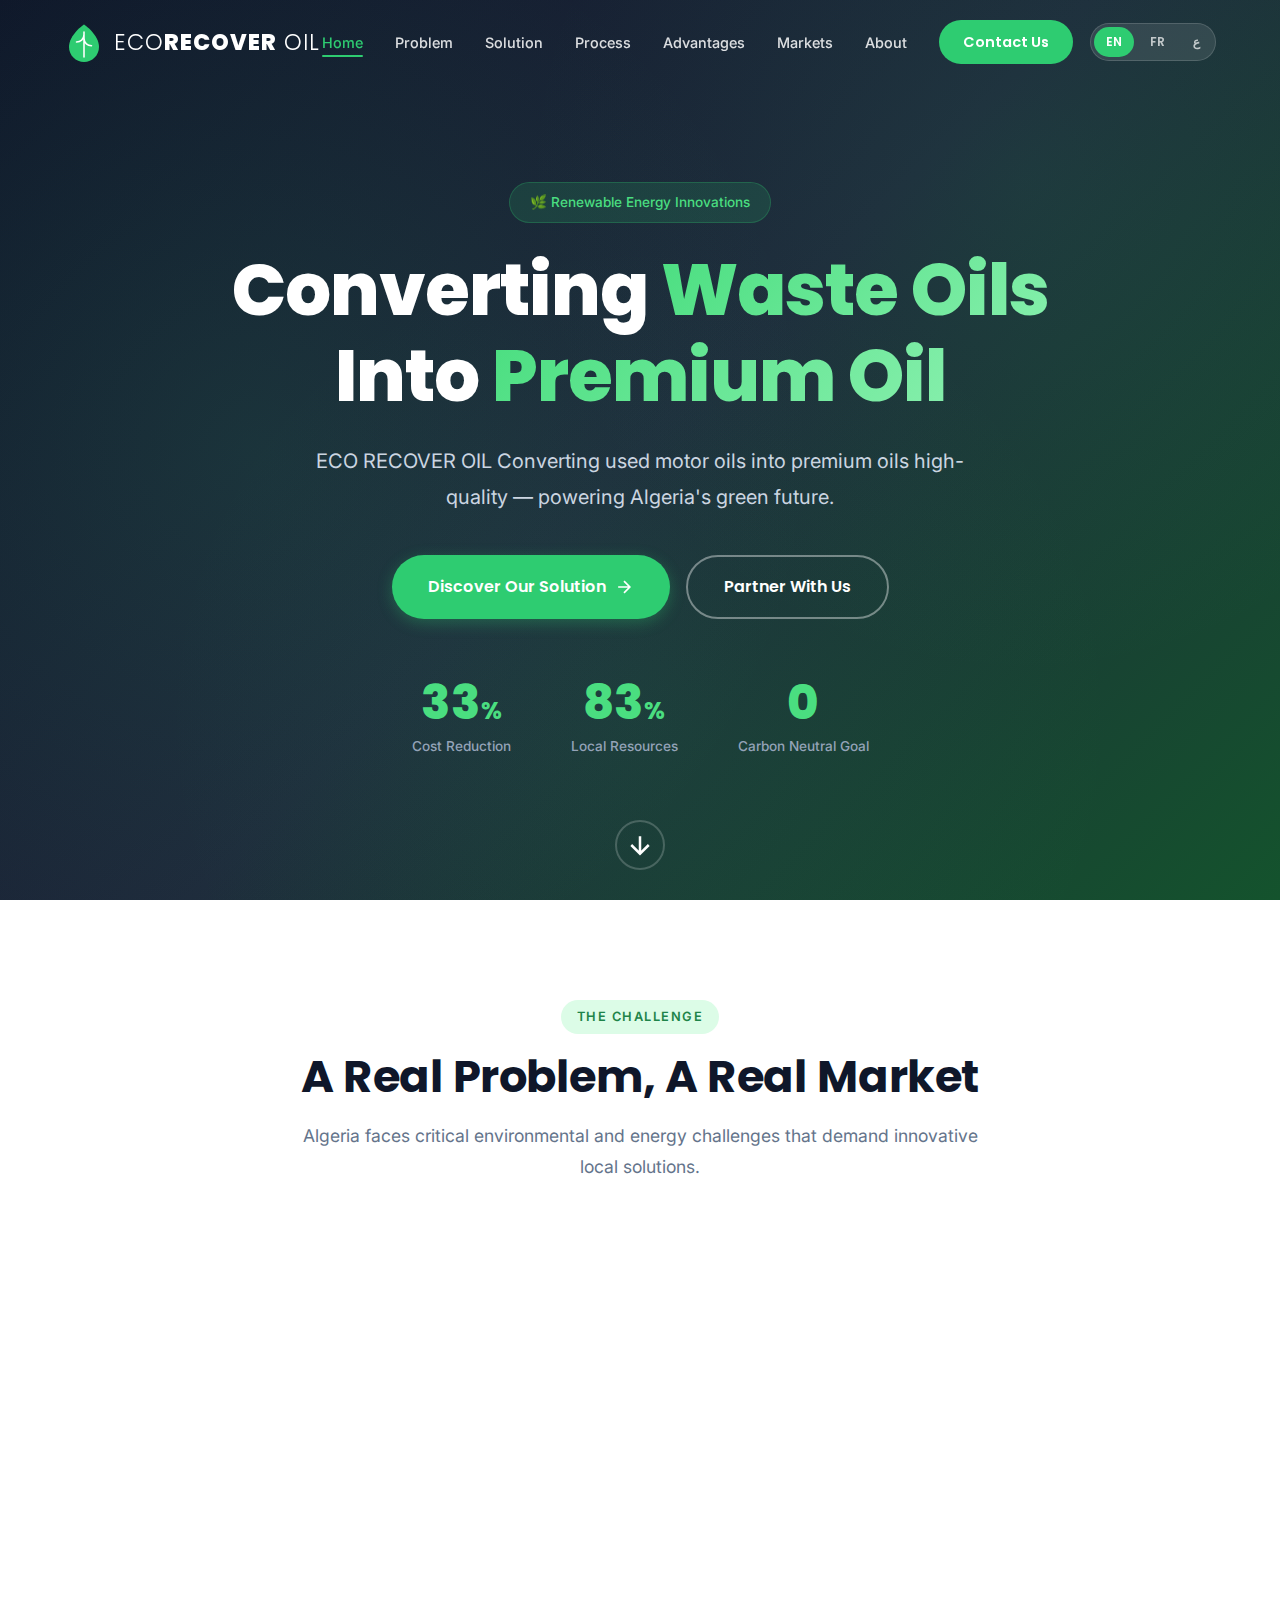
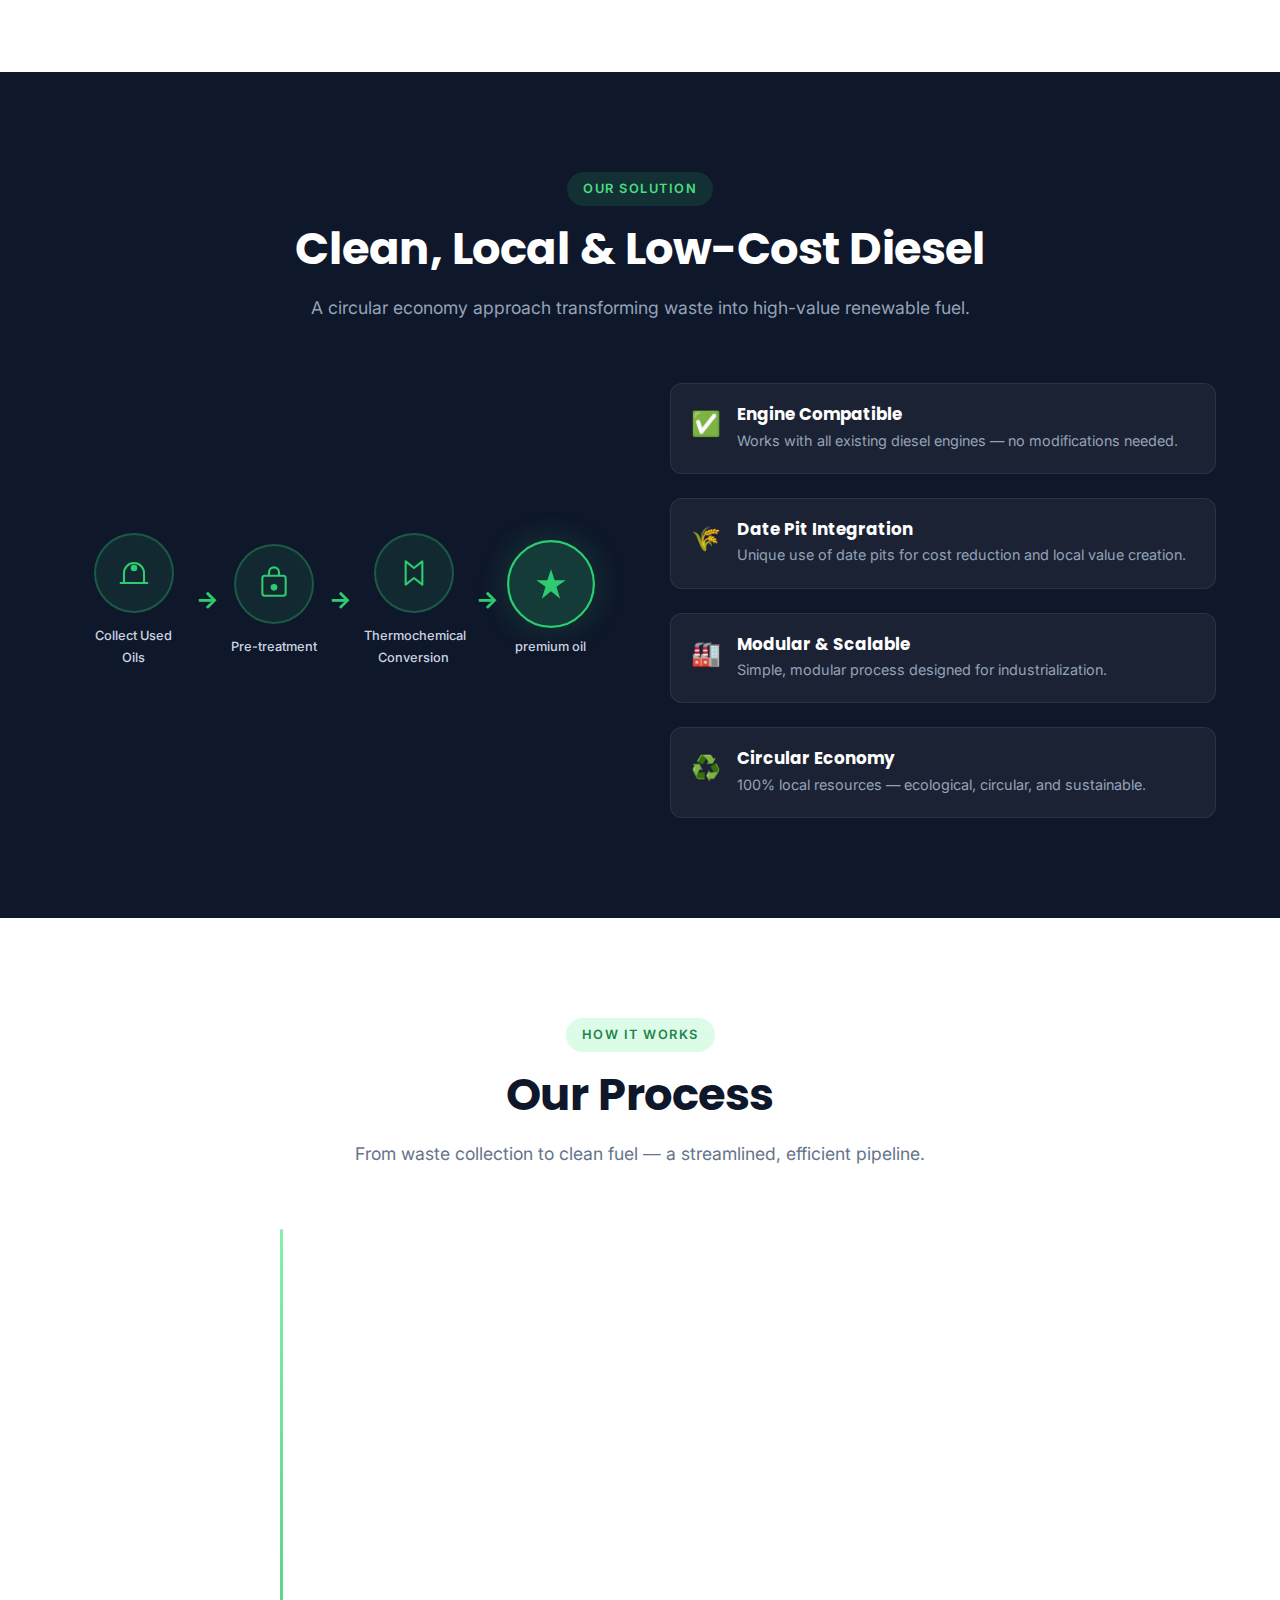
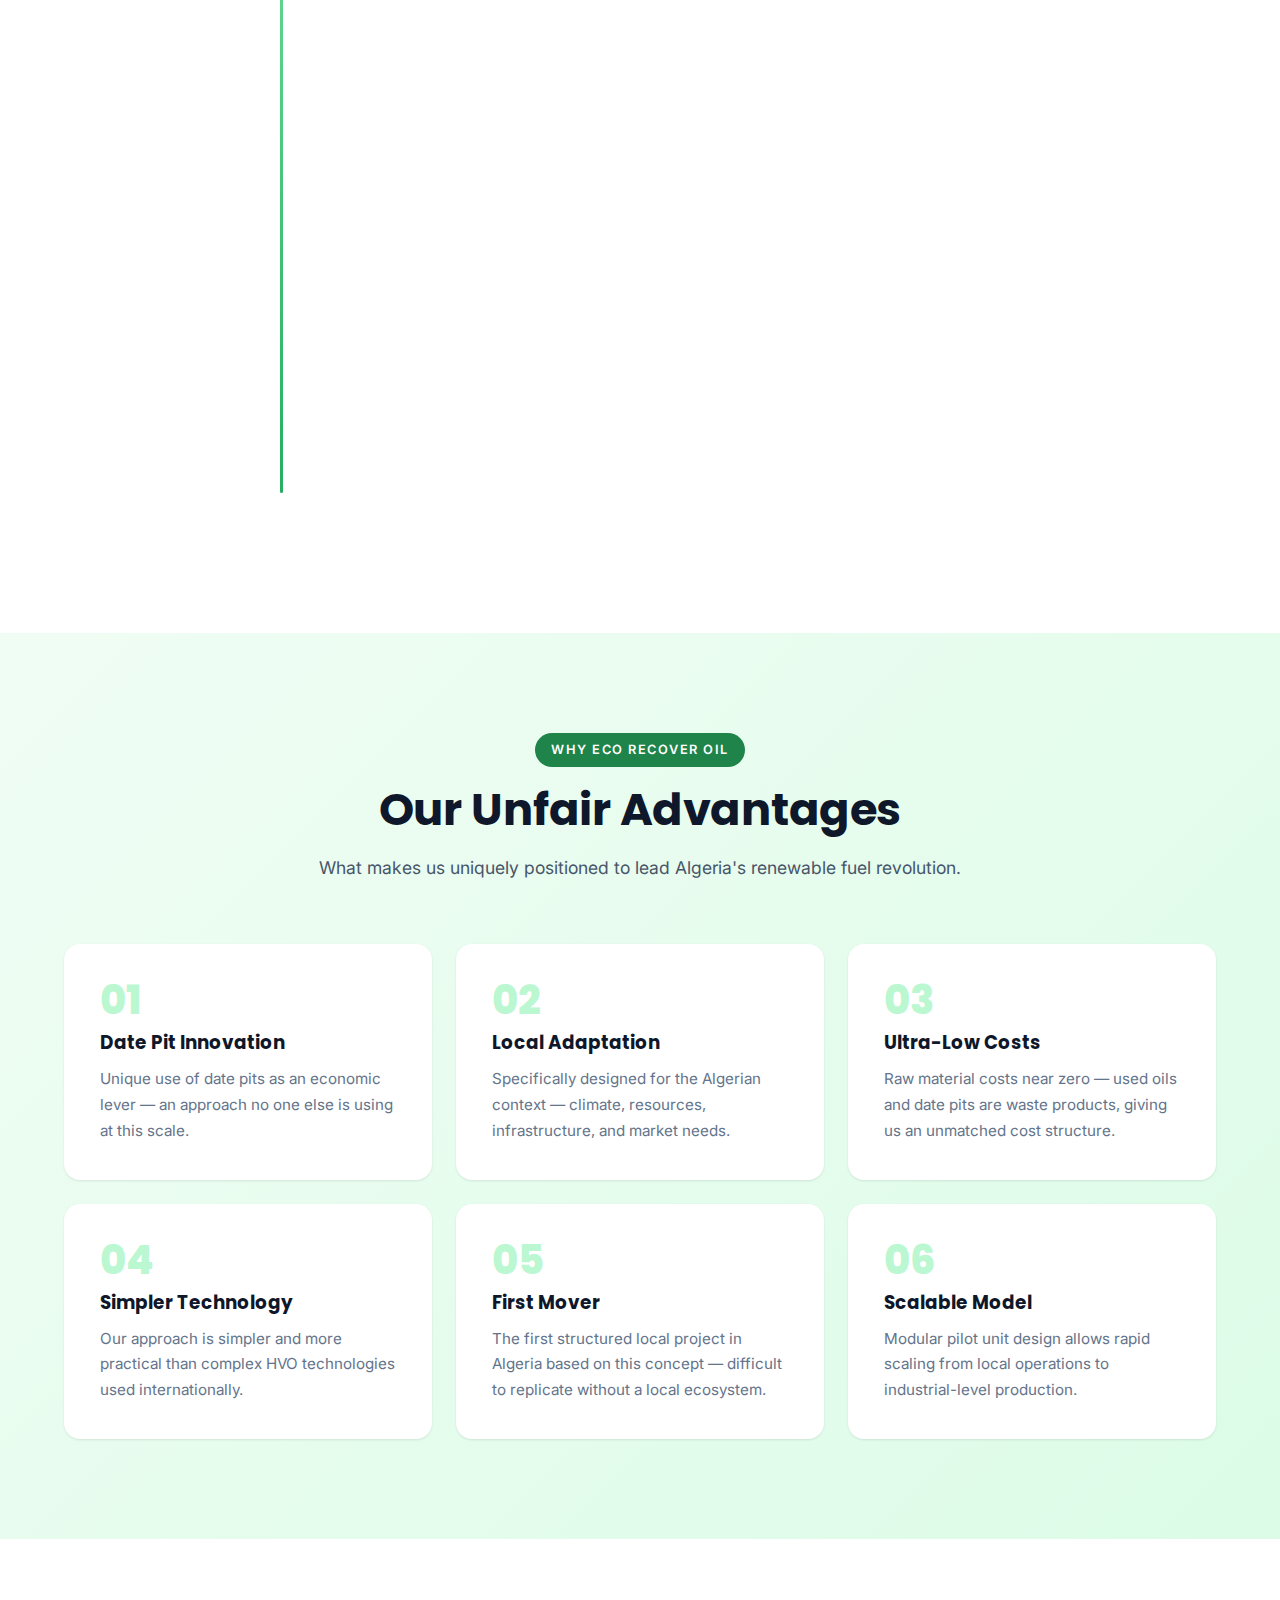
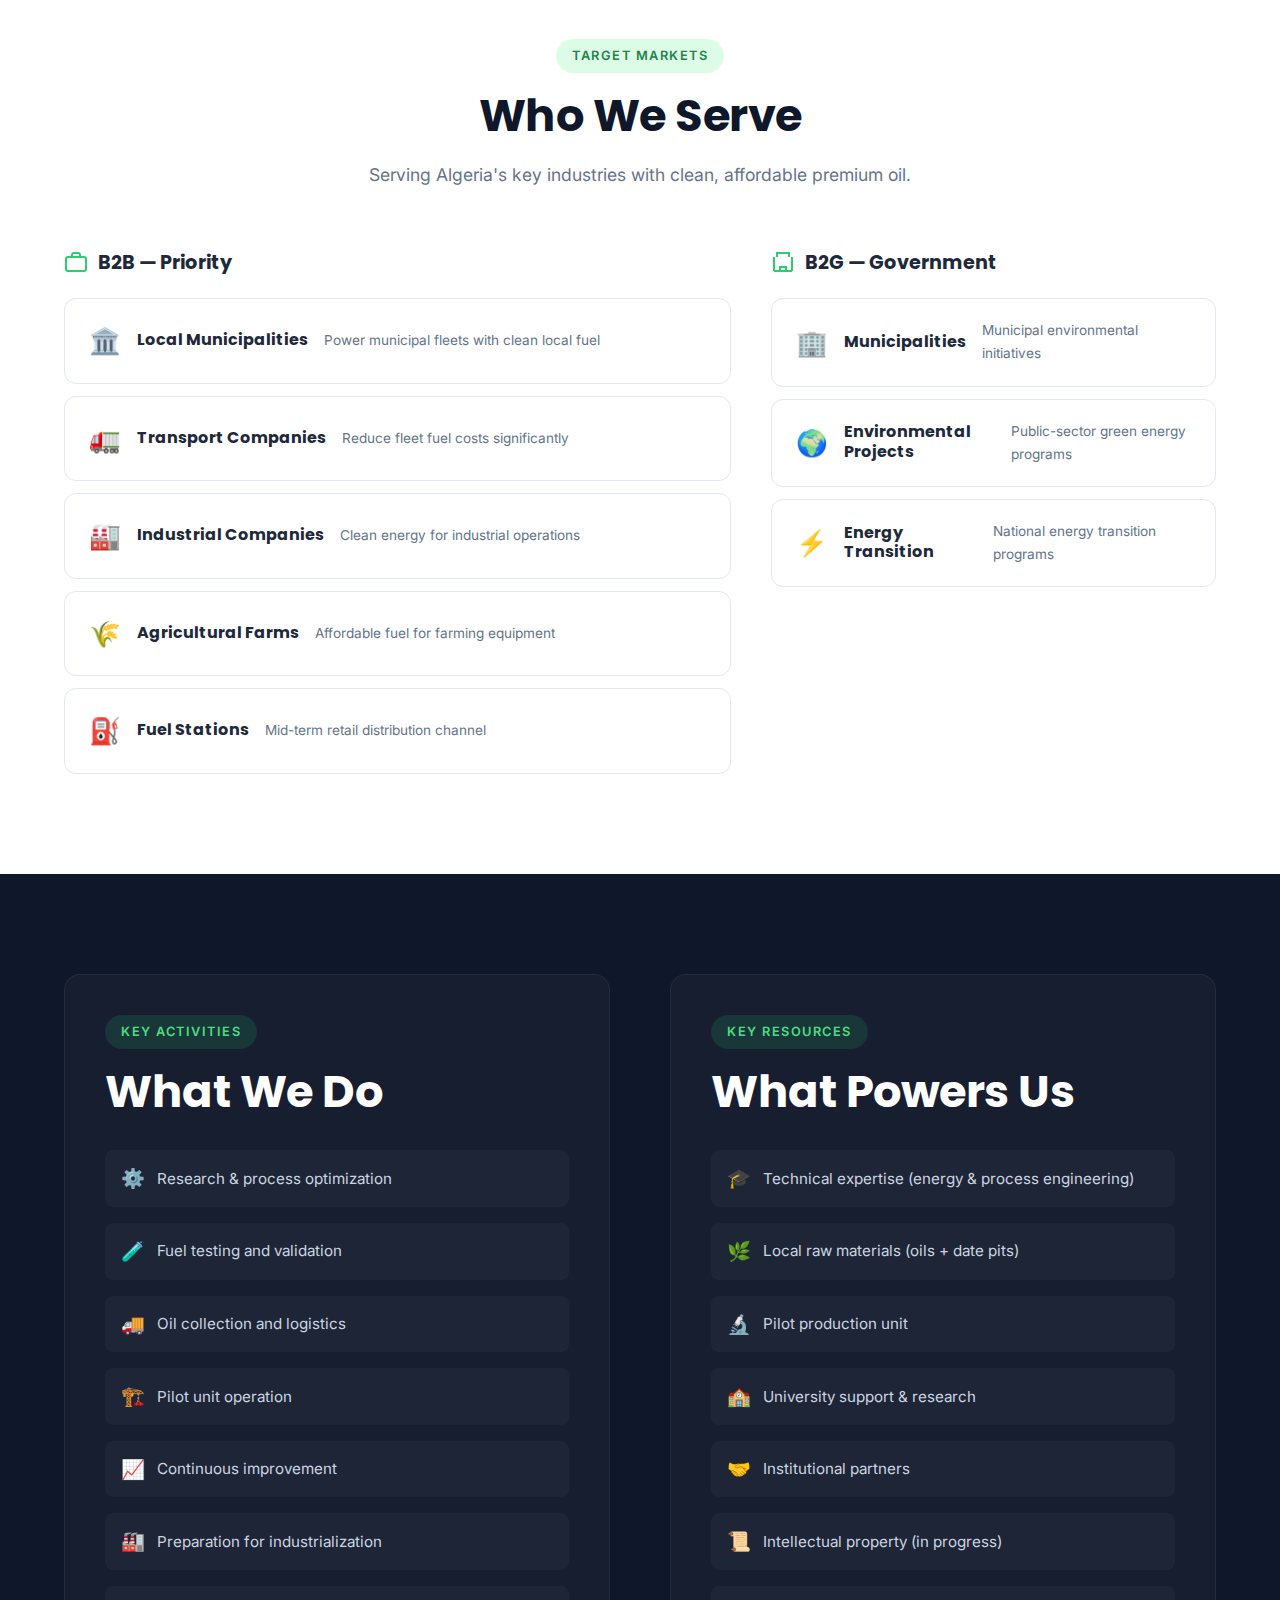
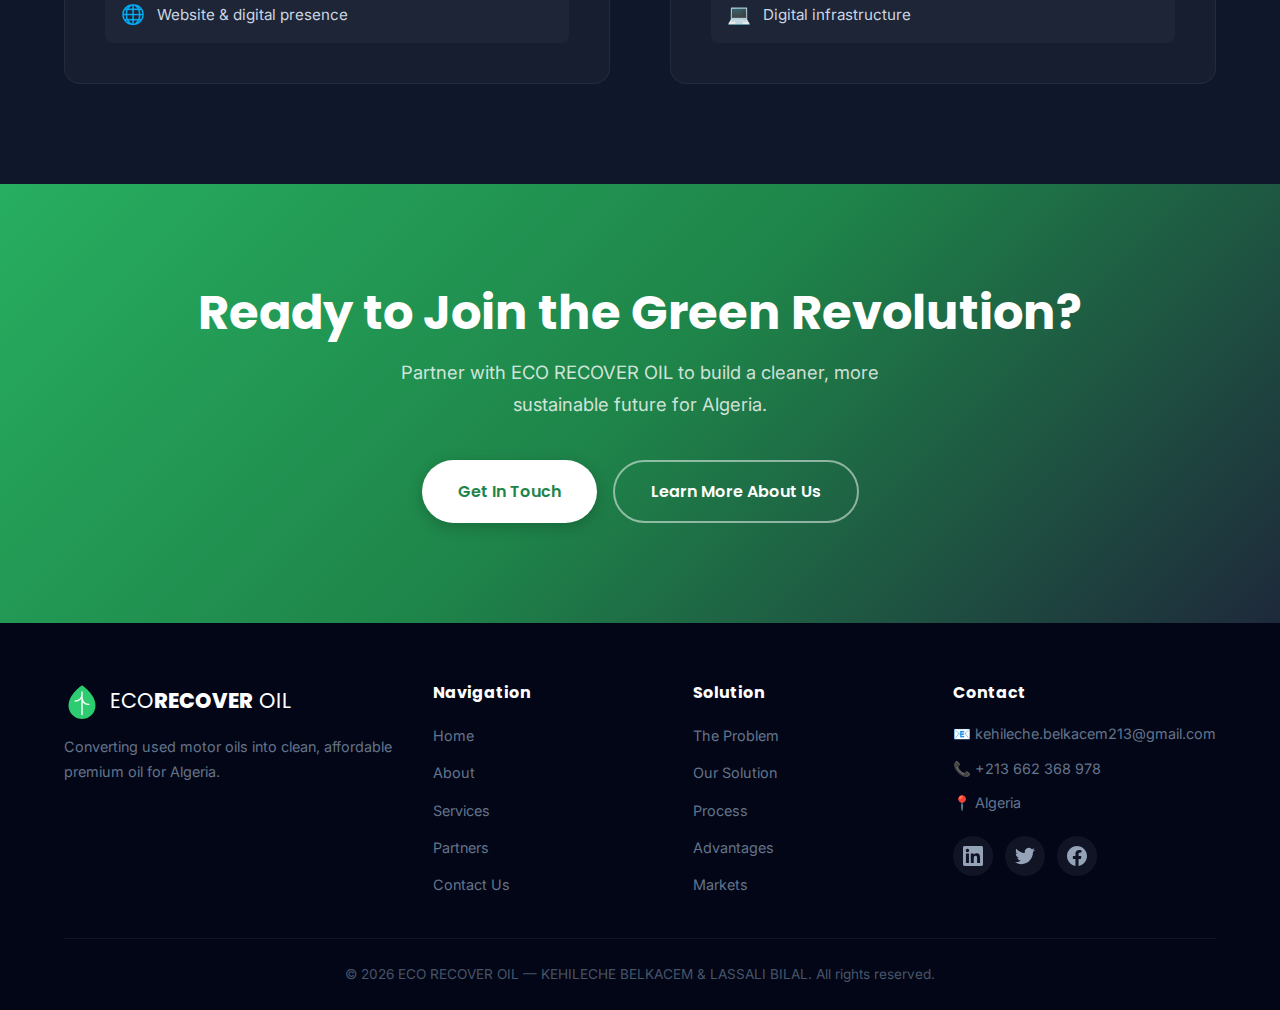
<file: index.html>
﻿<!DOCTYPE html>
<html lang="en">
<head>
    <meta charset="UTF-8">
    <meta name="viewport" content="width=device-width, initial-scale=1.0">
    <meta name="description" content="ECO RECOVER OIL — Converting used motor oils into low-cost premium oil. Clean, local, and affordable energy for Algeria.">
    <meta name="keywords" content="premium oil, used motor oil, biofuel, green energy, Algeria, date pits, ECO RECOVER OIL">
    <meta name="author" content="ECO RECOVER OIL — KEHILECHE BELKACEM / LASSALI BILAL">
    <title>ECO RECOVER OIL — Clean, Local & Low-Cost premium oil</title>
    <link rel="preconnect" href="https://fonts.googleapis.com">
    <link href="https://fonts.googleapis.com/css2?family=Poppins:wght@300;400;500;600;700;800;900&family=Inter:wght@300;400;500;600;700&display=swap" rel="stylesheet">
    <link rel="stylesheet" href="css/style.css">
    <link rel="icon" type="image/svg+xml" href="img/favicon.svg">
</head>
<body>

    <!-- ========== PRELOADER ========== -->
    <div id="preloader">
        <div class="loader">
            <svg class="leaf-icon" viewBox="0 0 64 64" width="60" height="60">
                <path d="M32 4C32 4 8 20 8 40c0 13.255 10.745 24 24 24s24-10.745 24-24C56 20 32 4 32 4z" fill="#2ecc71"/>
                <path d="M32 16v40M20 32c6 0 12-4 12-12M44 38c-6 0-12-4-12-12" stroke="#fff" stroke-width="2.5" fill="none" stroke-linecap="round"/>
            </svg>
            <span class="loader-text">ECO RECOVER OIL</span>
        </div>
    </div>

    <!-- ========== NAVIGATION ========== -->
    <nav class="navbar" id="navbar">
        <div class="container nav-container">
            <a href="index.html" class="nav-logo">
                <svg class="logo-icon" viewBox="0 0 64 64" width="40" height="40">
                    <path d="M32 4C32 4 8 20 8 40c0 13.255 10.745 24 24 24s24-10.745 24-24C56 20 32 4 32 4z" fill="#2ecc71"/>
                    <path d="M32 16v40M20 32c6 0 12-4 12-12M44 38c-6 0-12-4-12-12" stroke="#fff" stroke-width="2.5" fill="none" stroke-linecap="round"/>
                </svg>
                <span>ECO<strong>RECOVER</strong> OIL</span>
            </a>
            <ul class="nav-links" id="navLinks">
                <li><a href="#hero" class="active" data-i18n="nav.home">Home</a></li>
                <li><a href="#problem" data-i18n="nav.problem">Problem</a></li>
                <li><a href="#solution" data-i18n="nav.solution">Solution</a></li>
                <li><a href="#process" data-i18n="nav.process">Process</a></li>
                <li><a href="#advantages" data-i18n="nav.advantages">Advantages</a></li>
                <li><a href="#segments" data-i18n="nav.markets">Markets</a></li>
                <li><a href="pages/about.html" data-i18n="nav.about">About</a></li>
                <li><a href="pages/contact.html" class="btn btn-nav" data-i18n="nav.contact">Contact Us</a></li>
            </ul>
            <button class="hamburger" id="hamburger" aria-label="Toggle menu">
                <span></span><span></span><span></span>
            </button>
        </div>
    </nav>

    <!-- ========== HERO SECTION ========== -->
    <section class="hero" id="hero">
        <div class="hero-particles" id="heroParticles"></div>
        <div class="container hero-content">
            <div class="hero-badge" data-i18n="hero.badge">🌿 Renewable Energy Innovations</div>
            <h1 class="hero-title" data-i18n="hero.title">
                Converting <span class="highlight">Waste Oils</span><br>
                Into <span class="highlight">Premium Oil</span>
            </h1>
            <p class="hero-subtitle" data-i18n="hero.subtitle">
                ECO RECOVER OIL Converting used motor oils into premium oils 
                high-quality — powering Algeria's green future.
            </p>
            <div class="hero-actions">
                <a href="#solution" class="btn btn-primary btn-lg">
                    <span data-i18n="hero.btn.discover">Discover Our Solution</span>
                    <svg width="20" height="20" viewBox="0 0 24 24" fill="none" stroke="currentColor" stroke-width="2"><path d="M5 12h14M12 5l7 7-7 7"/></svg>
                </a>
                <a href="pages/contact.html" class="btn btn-outline btn-lg">
                    <span data-i18n="hero.btn.partner">Partner With Us</span>
                </a>
            </div>
            <div class="hero-stats">
                <div class="stat-item">
                    <span class="stat-number" data-target="40">0</span><span class="stat-suffix">%</span>
                    <span class="stat-label" data-i18n="hero.stat.cost">Cost Reduction</span>
                </div>
                <div class="stat-item">
                    <span class="stat-number" data-target="100">0</span><span class="stat-suffix">%</span>
                    <span class="stat-label" data-i18n="hero.stat.local">Local Resources</span>
                </div>
                <div class="stat-item">
                    <span class="stat-number" data-target="0">0</span><span class="stat-suffix"></span>
                    <span class="stat-label" data-i18n="hero.stat.carbon">Carbon Neutral Goal</span>
                </div>
            </div>
        </div>
        <div class="hero-scroll">
            <a href="#problem">
                <svg width="30" height="30" viewBox="0 0 24 24" fill="none" stroke="currentColor" stroke-width="2"><path d="M12 5v14M5 12l7 7 7-7"/></svg>
            </a>
        </div>
    </section>

    <!-- ========== PROBLEM SECTION ========== -->
    <section class="section" id="problem">
        <div class="container">
            <div class="section-header">
                <span class="section-tag" data-i18n="problem.tag">The Challenge</span>
                <h2 class="section-title" data-i18n="problem.title">A Real Problem, A Real Market</h2>
                <p class="section-desc" data-i18n="problem.desc">Algeria faces critical environmental and energy challenges that demand innovative local solutions.</p>
            </div>
            <div class="problems-grid">
                <div class="problem-card" data-aos="fade-up">
                    <div class="problem-icon">
                        <svg viewBox="0 0 48 48" width="48" height="48"><circle cx="24" cy="24" r="20" fill="#fee2e2"/><path d="M24 14v12M24 30v2" stroke="#ef4444" stroke-width="3" stroke-linecap="round"/></svg>
                    </div>
                    <h3 data-i18n="problem.pollution.title">Environmental Pollution</h3>
                    <p data-i18n="problem.pollution.desc">Uncontrolled disposal of used motor oils causes severe water and soil contamination across communities.</p>
                </div>
                <div class="problem-card" data-aos="fade-up" data-aos-delay="100">
                    <div class="problem-icon">
                        <svg viewBox="0 0 48 48" width="48" height="48"><circle cx="24" cy="24" r="20" fill="#fef3c7"/><path d="M16 30l4-8 4 4 4-12 4 16" stroke="#f59e0b" stroke-width="2.5" stroke-linecap="round" stroke-linejoin="round" fill="none"/></svg>
                    </div>
                    <h3 data-i18n="problem.cost.title">High Fuel Costs</h3>
                    <p data-i18n="problem.cost.desc">Conventional diesel prices continue to rise, burdening businesses, transport companies, and agricultural operations.</p>
                </div>
                <div class="problem-card" data-aos="fade-up" data-aos-delay="200">
                    <div class="problem-icon">
                        <svg viewBox="0 0 48 48" width="48" height="48"><circle cx="24" cy="24" r="20" fill="#dbeafe"/><path d="M14 24h20M24 14v20" stroke="#3b82f6" stroke-width="2.5" stroke-linecap="round"/><circle cx="24" cy="24" r="8" stroke="#3b82f6" stroke-width="2" fill="none"/></svg>
                    </div>
                    <h3 data-i18n="problem.import.title">Import Dependency</h3>
                    <p data-i18n="problem.import.desc">Existing energy solutions are expensive, dependent on imports, and poorly adapted to Algeria's local context.</p>
                </div>
                <div class="problem-card" data-aos="fade-up" data-aos-delay="300">
                    <div class="problem-icon">
                        <svg viewBox="0 0 48 48" width="48" height="48"><circle cx="24" cy="24" r="20" fill="#d1fae5"/><path d="M18 34c0-6 6-8 6-14a6 6 0 00-12 0M30 34c0-6-6-8-6-14a6 6 0 0112 0" stroke="#10b981" stroke-width="2" fill="none" stroke-linecap="round"/></svg>
                    </div>
                    <h3 data-i18n="problem.datepits.title">Wasted date pits</h3>
                    <p data-i18n="problem.datepits.desc">Algeria's massive date production generates underutilized pits — a valuable resource going to waste.</p>
                </div>
            </div>
        </div>
    </section>

    <!-- ========== SOLUTION SECTION ========== -->
    <section class="section section-dark" id="solution">
        <div class="container">
            <div class="section-header">
                <span class="section-tag tag-light" data-i18n="solution.tag">Our Solution</span>
                <h2 class="section-title light" data-i18n="solution.title">Clean, Local & Low-Cost Diesel</h2>
                <p class="section-desc light" data-i18n="solution.desc">A circular economy approach transforming waste into high-value renewable fuel.</p>
            </div>
            <div class="solution-grid">
                <div class="solution-main">
                    <div class="solution-visual">
                        <div class="flow-diagram">
                            <div class="flow-step">
                                <div class="flow-circle">
                                    <svg viewBox="0 0 48 48" width="40" height="40"><path d="M12 36V24a12 12 0 0124 0v12" stroke="#2ecc71" stroke-width="2.5" fill="none"/><circle cx="24" cy="18" r="4" fill="#2ecc71"/><path d="M8 36h32" stroke="#2ecc71" stroke-width="2.5" stroke-linecap="round"/></svg>
                                </div>
                                <span data-i18n="solution.step1">Collect Used Oils</span>
                            </div>
                            <div class="flow-arrow">→</div>
                            <div class="flow-step">
                                <div class="flow-circle">
                                    <svg viewBox="0 0 48 48" width="40" height="40"><rect x="10" y="14" width="28" height="24" rx="3" stroke="#2ecc71" stroke-width="2.5" fill="none"/><path d="M18 14V10a6 6 0 0112 0v4" stroke="#2ecc71" stroke-width="2.5" fill="none"/><circle cx="24" cy="28" r="4" fill="#2ecc71"/></svg>
                                </div>
                                <span data-i18n="solution.step2">Pre-treatment</span>
                            </div>
                            <div class="flow-arrow">→</div>
                            <div class="flow-step">
                                <div class="flow-circle">
                                    <svg viewBox="0 0 48 48" width="40" height="40"><path d="M14 38V10l10 8 10-8v28l-10-8z" stroke="#2ecc71" stroke-width="2.5" fill="none" stroke-linejoin="round"/></svg>
                                </div>
                                <span data-i18n="solution.step3">Thermochemical Conversion</span>
                            </div>
                            <div class="flow-arrow">→</div>
                            <div class="flow-step">
                                <div class="flow-circle active">
                                    <svg viewBox="0 0 48 48" width="40" height="40"><path d="M24 8l4 12h12l-10 7 4 13-10-8-10 8 4-13L8 20h12z" fill="#2ecc71"/></svg>
                                </div>
                                <span data-i18n="solution.step4">premium oil</span>
                            </div>
                        </div>
                    </div>
                </div>
                <div class="solution-features">
                    <div class="feature-item">
                        <div class="feature-icon">✅</div>
                        <div>
                            <h4 data-i18n="solution.feat1.title">Engine Compatible</h4>
                            <p data-i18n="solution.feat1.desc">Works with all existing diesel engines — no modifications needed.</p>
                        </div>
                    </div>
                    <div class="feature-item">
                        <div class="feature-icon">🌾</div>
                        <div>
                            <h4 data-i18n="solution.feat2.title">Date Pit Integration</h4>
                            <p data-i18n="solution.feat2.desc">Unique use of date pits for cost reduction and local value creation.</p>
                        </div>
                    </div>
                    <div class="feature-item">
                        <div class="feature-icon">🏭</div>
                        <div>
                            <h4 data-i18n="solution.feat3.title">Modular & Scalable</h4>
                            <p data-i18n="solution.feat3.desc">Simple, modular process designed for industrialization.</p>
                        </div>
                    </div>
                    <div class="feature-item">
                        <div class="feature-icon">♻️</div>
                        <div>
                            <h4 data-i18n="solution.feat4.title">Circular Economy</h4>
                            <p data-i18n="solution.feat4.desc">100% local resources — ecological, circular, and sustainable.</p>
                        </div>
                    </div>
                </div>
            </div>
        </div>
    </section>

    <!-- ========== PROCESS SECTION ========== -->
    <section class="section" id="process">
        <div class="container">
            <div class="section-header">
                <span class="section-tag" data-i18n="process.tag">How It Works</span>
                <h2 class="section-title" data-i18n="process.title">Our Process</h2>
                <p class="section-desc" data-i18n="process.desc">From waste collection to clean fuel — a streamlined, efficient pipeline.</p>
            </div>
            <div class="process-timeline">
                <div class="timeline-item" data-aos="fade-right">
                    <div class="timeline-number">01</div>
                    <div class="timeline-content">
                        <h3 data-i18n="process.step1.title">Collection & Sourcing</h3>
                        <p data-i18n="process.step1.desc">We partner with restaurants, households, and food industries to collect used motor oils, and source date pits from local producers.</p>
                    </div>
                </div>
                <div class="timeline-item" data-aos="fade-left">
                    <div class="timeline-number">02</div>
                    <div class="timeline-content">
                        <h3 data-i18n="process.step2.title">Pre-Treatment & Filtration</h3>
                        <p data-i18n="process.step2.desc">Collected oils undergo rigorous cleaning, filtration, and dehydration to remove impurities and prepare for conversion.</p>
                    </div>
                </div>
                <div class="timeline-item" data-aos="fade-right">
                    <div class="timeline-number">03</div>
                    <div class="timeline-content">
                        <h3 data-i18n="process.step3.title">Thermochemical Conversion</h3>
                        <p data-i18n="process.step3.desc">Optimized thermochemical processes transform pre-treated oils into stable premium oil, with date pits serving as an economic catalyst.</p>
                    </div>
                </div>
                <div class="timeline-item" data-aos="fade-left">
                    <div class="timeline-number">04</div>
                    <div class="timeline-content">
                        <h3 data-i18n="process.step4.title">Quality Testing</h3>
                        <p data-i18n="process.step4.desc">Every batch is tested for performance, stability, and engine compatibility to ensure the highest quality fuel output.</p>
                    </div>
                </div>
                <div class="timeline-item" data-aos="fade-right">
                    <div class="timeline-number">05</div>
                    <div class="timeline-content">
                        <h3 data-i18n="process.step5.title">Distribution</h3>
                        <p data-i18n="process.step5.desc">Finished premium oil is delivered directly to B2B clients — municipalities, transport companies, farms, and industrial users.</p>
                    </div>
                </div>
            </div>
        </div>
    </section>

    <!-- ========== ADVANTAGES SECTION ========== -->
    <section class="section section-green" id="advantages">
        <div class="container">
            <div class="section-header">
                <span class="section-tag tag-dark" data-i18n="advantages.tag">Why ECO RECOVER OIL</span>
                <h2 class="section-title dark" data-i18n="advantages.title">Our Unfair Advantages</h2>
                <p class="section-desc dark" data-i18n="advantages.desc">What makes us uniquely positioned to lead Algeria's renewable fuel revolution.</p>
            </div>
            <div class="advantages-grid">
                <div class="advantage-card">
                    <div class="advantage-number">01</div>
                    <h3 data-i18n="adv1.title">Date Pit Innovation</h3>
                    <p data-i18n="adv1.desc">Unique use of date pits as an economic lever — an approach no one else is using at this scale.</p>
                </div>
                <div class="advantage-card">
                    <div class="advantage-number">02</div>
                    <h3 data-i18n="adv2.title">Local Adaptation</h3>
                    <p data-i18n="adv2.desc">Specifically designed for the Algerian context — climate, resources, infrastructure, and market needs.</p>
                </div>
                <div class="advantage-card">
                    <div class="advantage-number">03</div>
                    <h3 data-i18n="adv3.title">Ultra-Low Costs</h3>
                    <p data-i18n="adv3.desc">Raw material costs near zero — used oils and date pits are waste products, giving us an unmatched cost structure.</p>
                </div>
                <div class="advantage-card">
                    <div class="advantage-number">04</div>
                    <h3 data-i18n="adv4.title">Simpler Technology</h3>
                    <p data-i18n="adv4.desc">Our approach is simpler and more practical than complex HVO technologies used internationally.</p>
                </div>
                <div class="advantage-card">
                    <div class="advantage-number">05</div>
                    <h3 data-i18n="adv5.title">First Mover</h3>
                    <p data-i18n="adv5.desc">The first structured local project in Algeria based on this concept — difficult to replicate without a local ecosystem.</p>
                </div>
                <div class="advantage-card">
                    <div class="advantage-number">06</div>
                    <h3 data-i18n="adv6.title">Scalable Model</h3>
                    <p data-i18n="adv6.desc">Modular pilot unit design allows rapid scaling from local operations to industrial-level production.</p>
                </div>
            </div>
        </div>
    </section>

    <!-- ========== CUSTOMER SEGMENTS ========== -->
    <section class="section" id="segments">
        <div class="container">
            <div class="section-header">
                <span class="section-tag" data-i18n="segments.tag">Target Markets</span>
                <h2 class="section-title" data-i18n="segments.title">Who We Serve</h2>
                <p class="section-desc" data-i18n="segments.desc">Serving Algeria's key industries with clean, affordable premium oil.</p>
            </div>
            <div class="segments-wrapper">
                <div class="segment-column">
                    <h3 class="segment-type">
                        <svg viewBox="0 0 24 24" width="24" height="24" fill="none" stroke="#2ecc71" stroke-width="2"><path d="M20 7H4a2 2 0 00-2 2v10a2 2 0 002 2h16a2 2 0 002-2V9a2 2 0 00-2-2z"/><path d="M16 7V5a2 2 0 00-2-2h-4a2 2 0 00-2 2v2"/></svg>
                        <span data-i18n="segments.b2b">B2B — Priority</span>
                    </h3>
                    <div class="segment-cards">
                        <div class="segment-card">
                            <span class="seg-icon">🏛️</span>
                            <h4 data-i18n="seg.municipalities.title">Local Municipalities</h4>
                            <p data-i18n="seg.municipalities.desc">Power municipal fleets with clean local fuel</p>
                        </div>
                        <div class="segment-card">
                            <span class="seg-icon">🚛</span>
                            <h4 data-i18n="seg.transport.title">Transport Companies</h4>
                            <p data-i18n="seg.transport.desc">Reduce fleet fuel costs significantly</p>
                        </div>
                        <div class="segment-card">
                            <span class="seg-icon">🏭</span>
                            <h4 data-i18n="seg.industrial.title">Industrial Companies</h4>
                            <p data-i18n="seg.industrial.desc">Clean energy for industrial operations</p>
                        </div>
                        <div class="segment-card">
                            <span class="seg-icon">🌾</span>
                            <h4 data-i18n="seg.farms.title">Agricultural Farms</h4>
                            <p data-i18n="seg.farms.desc">Affordable fuel for farming equipment</p>
                        </div>
                        <div class="segment-card">
                            <span class="seg-icon">⛽</span>
                            <h4 data-i18n="seg.stations.title">Fuel Stations</h4>
                            <p data-i18n="seg.stations.desc">Mid-term retail distribution channel</p>
                        </div>
                    </div>
                </div>
                <div class="segment-column">
                    <h3 class="segment-type">
                        <svg viewBox="0 0 24 24" width="24" height="24" fill="none" stroke="#2ecc71" stroke-width="2"><path d="M3 21h18M3 7v14M21 7v14M6 7V3h12v4M9 21v-4h6v4"/></svg>
                        <span data-i18n="segments.b2g">B2G — Government</span>
                    </h3>
                    <div class="segment-cards">
                        <div class="segment-card">
                            <span class="seg-icon">🏢</span>
                            <h4 data-i18n="seg.gov.municipalities.title">Municipalities</h4>
                            <p data-i18n="seg.gov.municipalities.desc">Municipal environmental initiatives</p>
                        </div>
                        <div class="segment-card">
                            <span class="seg-icon">🌍</span>
                            <h4 data-i18n="seg.gov.env.title">Environmental Projects</h4>
                            <p data-i18n="seg.gov.env.desc">Public-sector green energy programs</p>
                        </div>
                        <div class="segment-card">
                            <span class="seg-icon">⚡</span>
                            <h4 data-i18n="seg.gov.energy.title">Energy Transition</h4>
                            <p data-i18n="seg.gov.energy.desc">National energy transition programs</p>
                        </div>
                    </div>
                </div>
            </div>
        </div>
    </section>

    <!-- ========== KEY ACTIVITIES & RESOURCES ========== -->
    <section class="section section-dark" id="activities">
        <div class="container">
            <div class="two-col-grid">
                <div class="col-block">
                    <span class="section-tag tag-light" data-i18n="activities.tag">Key Activities</span>
                    <h2 class="section-title light col-title" data-i18n="activities.title">What We Do</h2>
                    <ul class="activity-list">
                        <li><span class="check">⚙️</span> <span data-i18n="act1">Research & process optimization</span></li>
                        <li><span class="check">🧪</span> <span data-i18n="act2">Fuel testing and validation</span></li>
                        <li><span class="check">🚚</span> <span data-i18n="act3">Oil collection and logistics</span></li>
                        <li><span class="check">🏗️</span> <span data-i18n="act4">Pilot unit operation</span></li>
                        <li><span class="check">📈</span> <span data-i18n="act5">Continuous improvement</span></li>
                        <li><span class="check">🏭</span> <span data-i18n="act6">Preparation for industrialization</span></li>
                        <li><span class="check">🌐</span> <span data-i18n="act7">Website & digital presence</span></li>
                    </ul>
                </div>
                <div class="col-block">
                    <span class="section-tag tag-light" data-i18n="resources.tag">Key Resources</span>
                    <h2 class="section-title light col-title" data-i18n="resources.title">What Powers Us</h2>
                    <ul class="activity-list">
                        <li><span class="check">🎓</span> <span data-i18n="res1">Technical expertise (energy & process engineering)</span></li>
                        <li><span class="check">🌿</span> <span data-i18n="res2">Local raw materials (oils + date pits)</span></li>
                        <li><span class="check">🔬</span> <span data-i18n="res3">Pilot production unit</span></li>
                        <li><span class="check">🏫</span> <span data-i18n="res4">University support & research</span></li>
                        <li><span class="check">🤝</span> <span data-i18n="res5">Institutional partners</span></li>
                        <li><span class="check">📜</span> <span data-i18n="res6">Intellectual property (in progress)</span></li>
                        <li><span class="check">💻</span> <span data-i18n="res7">Digital infrastructure</span></li>
                    </ul>
                </div>
            </div>
        </div>
    </section>

    <!-- ========== CTA SECTION ========== -->
    <section class="cta-section" id="cta">
        <div class="container">
            <div class="cta-content">
                <h2 data-i18n="cta.title">Ready to Join the Green Revolution?</h2>
                <p data-i18n="cta.desc">Partner with ECO RECOVER OIL to build a cleaner, more sustainable future for Algeria.</p>
                <div class="cta-actions">
                    <a href="pages/contact.html" class="btn btn-primary btn-lg" data-i18n="cta.btn.contact">Get In Touch</a>
                    <a href="pages/about.html" class="btn btn-outline-white btn-lg" data-i18n="cta.btn.learn">Learn More About Us</a>
                </div>
            </div>
        </div>
    </section>

    <!-- ========== FOOTER ========== -->
    <footer class="footer">
        <div class="container">
            <div class="footer-grid">
                <div class="footer-brand">
                    <a href="index.html" class="footer-logo">
                        <svg class="logo-icon" viewBox="0 0 64 64" width="36" height="36">
                            <path d="M32 4C32 4 8 20 8 40c0 13.255 10.745 24 24 24s24-10.745 24-24C56 20 32 4 32 4z" fill="#2ecc71"/>
                            <path d="M32 16v40M20 32c6 0 12-4 12-12M44 38c-6 0-12-4-12-12" stroke="#fff" stroke-width="2.5" fill="none" stroke-linecap="round"/>
                        </svg>
                        <span>ECO<strong>RECOVER</strong> OIL</span>
                    </a>
                    <p data-i18n="footer.desc">Converting used motor oils into clean, affordable premium oil for Algeria.</p>
                </div>
                <div class="footer-links">
                    <h4 data-i18n="footer.nav">Navigation</h4>
                    <ul>
                        <li><a href="index.html" data-i18n="nav.home">Home</a></li>
                        <li><a href="pages/about.html" data-i18n="nav.about">About Us</a></li>
                        <li><a href="pages/services.html" data-i18n="nav.services">Services</a></li>
                        <li><a href="pages/partners.html" data-i18n="nav.partners">Partners</a></li>
                        <li><a href="pages/contact.html" data-i18n="nav.contact">Contact</a></li>
                    </ul>
                </div>
                <div class="footer-links">
                    <h4 data-i18n="footer.solution">Solution</h4>
                    <ul>
                        <li><a href="#problem" data-i18n="footer.theproblem">The Problem</a></li>
                        <li><a href="#solution" data-i18n="footer.oursolution">Our Solution</a></li>
                        <li><a href="#process" data-i18n="nav.process">Process</a></li>
                        <li><a href="#advantages" data-i18n="nav.advantages">Advantages</a></li>
                        <li><a href="#segments" data-i18n="nav.markets">Markets</a></li>
                    </ul>
                </div>
                <div class="footer-contact">
                    <h4 data-i18n="footer.contact">Contact</h4>
                    <ul>
                        <li>📧 kehileche.belkacem213@gmail.com</li>
                        <li>📞 +213 662 368 978</li>
                        <li>📍 Algeria</li>
                    </ul>
                    <div class="footer-social">
                        <a href="https://www.linkedin.com/in/belkacem-kehileche-aa0463319" target="_blank" aria-label="LinkedIn">
                            <svg viewBox="0 0 24 24" width="20" height="20" fill="currentColor"><path d="M20.447 20.452h-3.554v-5.569c0-1.328-.027-3.037-1.852-3.037-1.853 0-2.136 1.445-2.136 2.939v5.667H9.351V9h3.414v1.561h.046c.477-.9 1.637-1.85 3.37-1.85 3.601 0 4.267 2.37 4.267 5.455v6.286zM5.337 7.433a2.062 2.062 0 01-2.063-2.065 2.064 2.064 0 112.063 2.065zm1.782 13.019H3.555V9h3.564v11.452zM22.225 0H1.771C.792 0 0 .774 0 1.729v20.542C0 23.227.792 24 1.771 24h20.451C23.2 24 24 23.227 24 22.271V1.729C24 .774 23.2 0 22.222 0h.003z"/></svg>
                        </a>
                        <a href="#" aria-label="Twitter">
                            <svg viewBox="0 0 24 24" width="20" height="20" fill="currentColor"><path d="M23.953 4.57a10 10 0 01-2.825.775 4.958 4.958 0 002.163-2.723c-.951.555-2.005.959-3.127 1.184a4.92 4.92 0 00-8.384 4.482C7.69 8.095 4.067 6.13 1.64 3.162a4.822 4.822 0 00-.666 2.475c0 1.71.87 3.213 2.188 4.096a4.904 4.904 0 01-2.228-.616v.06a4.923 4.923 0 003.946 4.827 4.996 4.996 0 01-2.212.085 4.936 4.936 0 004.604 3.417 9.867 9.867 0 01-6.102 2.105c-.39 0-.779-.023-1.17-.067a13.995 13.995 0 007.557 2.209c9.053 0 13.998-7.496 13.998-13.985 0-.21 0-.42-.015-.63A9.935 9.935 0 0024 4.59z"/></svg>
                        </a>
                        <a href="#" aria-label="Facebook">
                            <svg viewBox="0 0 24 24" width="20" height="20" fill="currentColor"><path d="M24 12.073c0-6.627-5.373-12-12-12s-12 5.373-12 12c0 5.99 4.388 10.954 10.125 11.854v-8.385H7.078v-3.47h3.047V9.43c0-3.007 1.792-4.669 4.533-4.669 1.312 0 2.686.235 2.686.235v2.953H15.83c-1.491 0-1.956.925-1.956 1.874v2.25h3.328l-.532 3.47h-2.796v8.385C19.612 23.027 24 18.062 24 12.073z"/></svg>
                        </a>
                    </div>
                </div>
            </div>
            <div class="footer-bottom">
                <p data-i18n="footer.copyright">&copy; 2026 ECO RECOVER OIL — KEHILECHE BELKACEM & LASSALI BILAL. All rights reserved.</p>
            </div>
        </div>
    </footer>

    <script src="js/translations.js"></script>
    <script src="js/i18n.js"></script>
    <script src="js/main.js"></script>
</body>
</html>
</file>
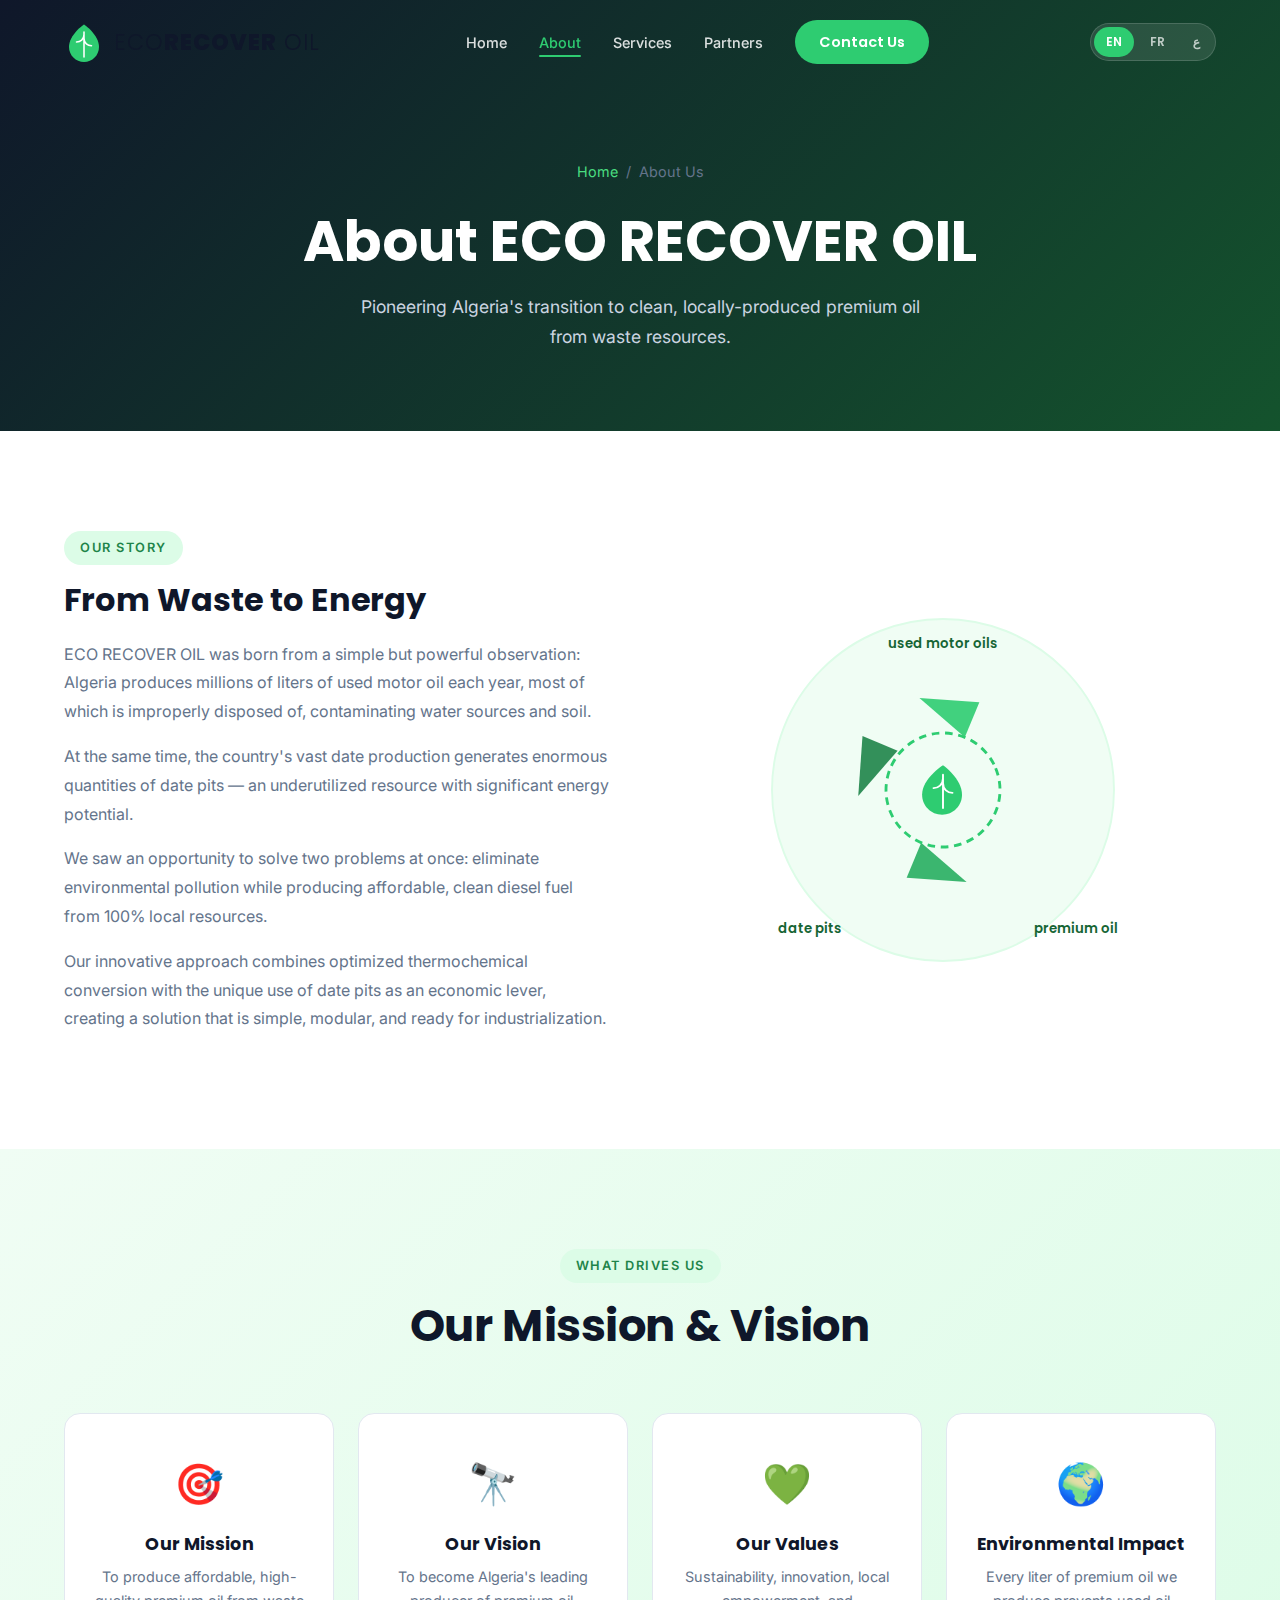
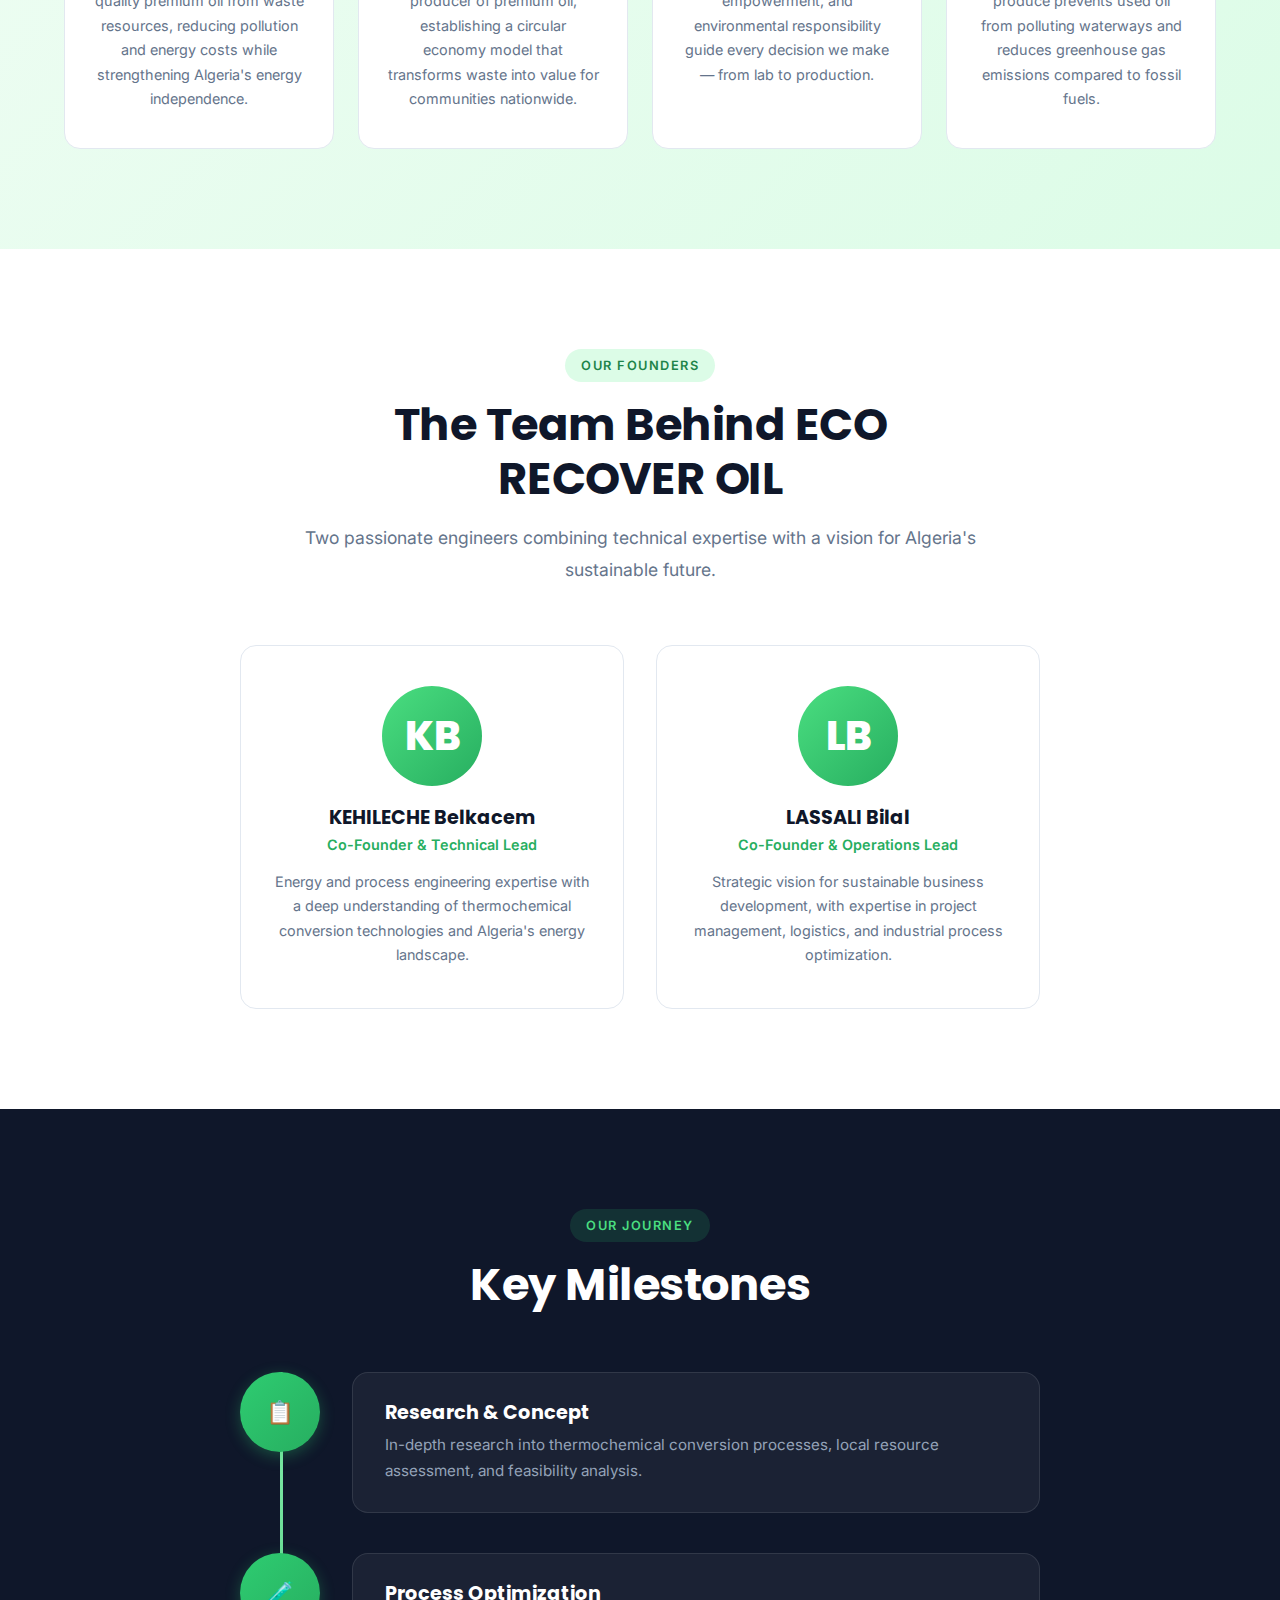
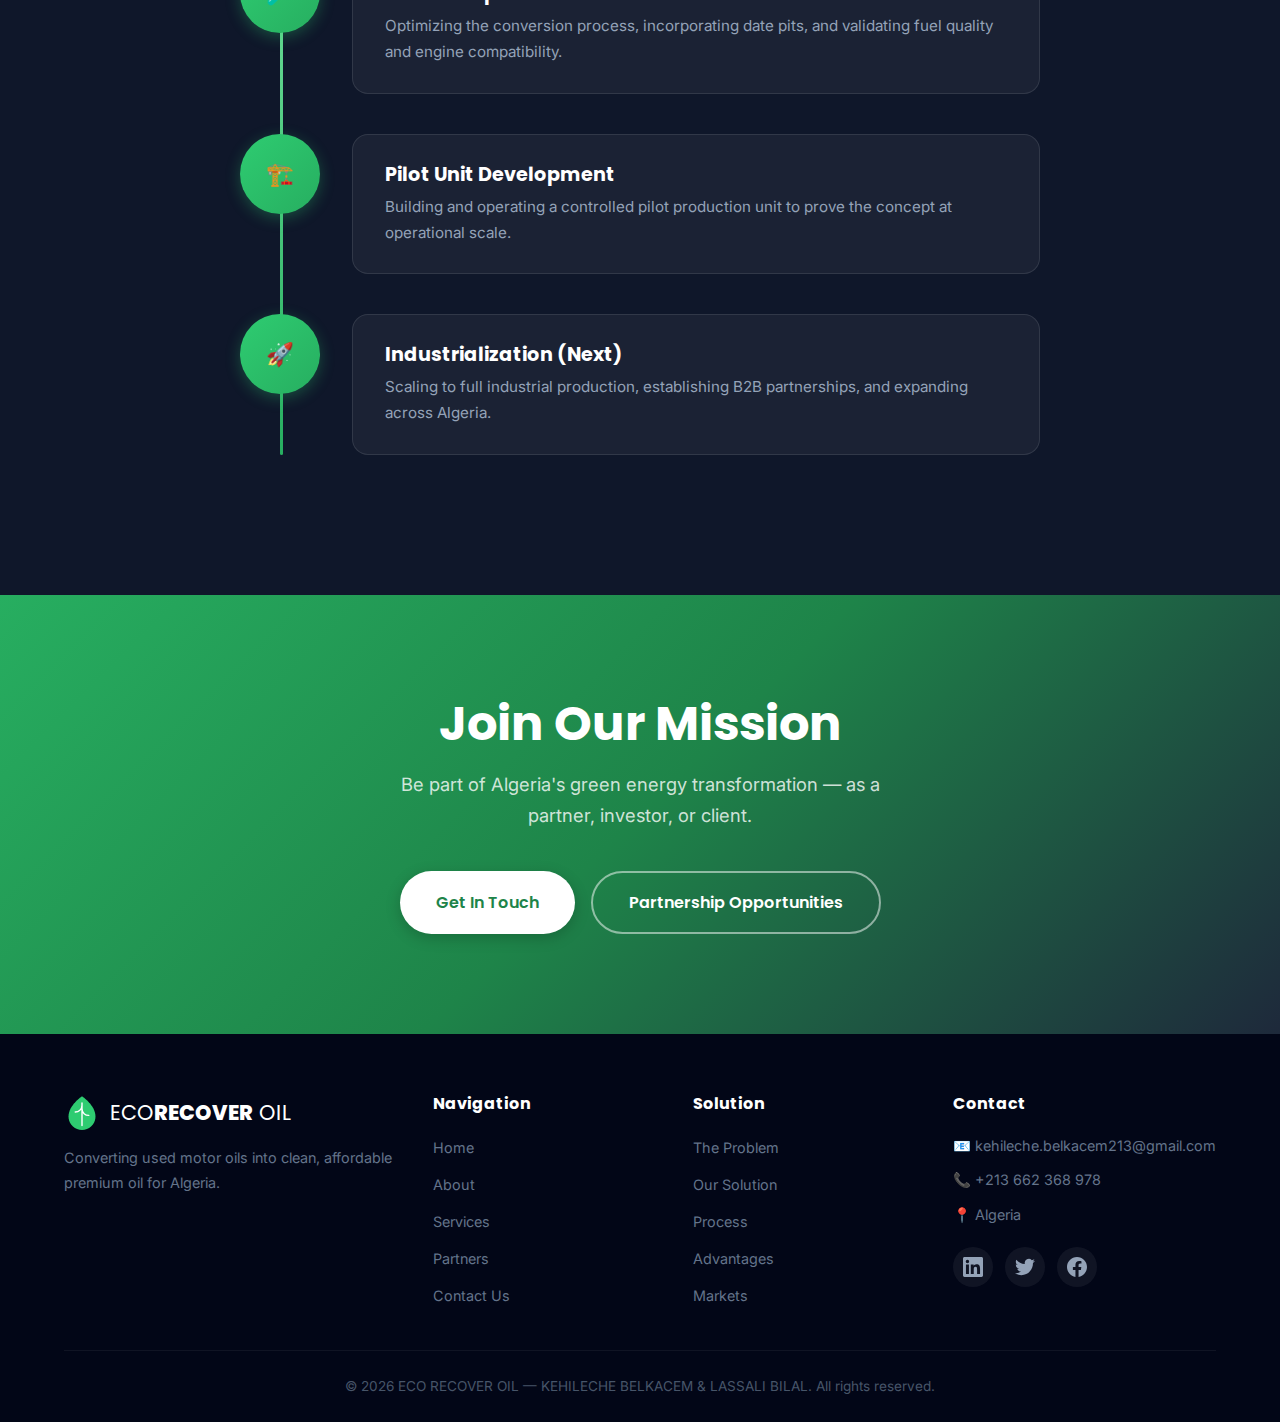
<file: pages/about.html>
﻿<!DOCTYPE html>
<html lang="en">
<head>
    <meta charset="UTF-8">
    <meta name="viewport" content="width=device-width, initial-scale=1.0">
    <meta name="description" content="Learn about ECO RECOVER OIL — Our mission, vision, team, and the story behind Algeria's premium oil revolution.">
    <title>About Us — ECO RECOVER OIL</title>
    <link rel="preconnect" href="https://fonts.googleapis.com">
    <link href="https://fonts.googleapis.com/css2?family=Poppins:wght@300;400;500;600;700;800;900&family=Inter:wght@300;400;500;600;700&display=swap" rel="stylesheet">
    <link rel="stylesheet" href="../css/style.css">
    <link rel="icon" type="image/svg+xml" href="../img/favicon.svg">
</head>
<body>

    <!-- Navigation -->
    <nav class="navbar scrolled" id="navbar">
        <div class="container nav-container">
            <a href="../index.html" class="nav-logo" style="color: var(--dark-900);">
                <svg class="logo-icon" viewBox="0 0 64 64" width="40" height="40">
                    <path d="M32 4C32 4 8 20 8 40c0 13.255 10.745 24 24 24s24-10.745 24-24C56 20 32 4 32 4z" fill="#2ecc71"/>
                    <path d="M32 16v40M20 32c6 0 12-4 12-12M44 38c-6 0-12-4-12-12" stroke="#fff" stroke-width="2.5" fill="none" stroke-linecap="round"/>
                </svg>
                <span>ECO<strong>RECOVER</strong> OIL</span>
            </a>
            <ul class="nav-links" id="navLinks">
                <li><a href="../index.html" data-i18n="nav.home">Home</a></li>
                <li><a href="about.html" class="active" data-i18n="nav.about">About</a></li>
                <li><a href="services.html" data-i18n="nav.services">Services</a></li>
                <li><a href="partners.html" data-i18n="nav.partners">Partners</a></li>
                <li><a href="contact.html" class="btn btn-nav" data-i18n="nav.contact">Contact Us</a></li>
            </ul>
            <button class="hamburger" id="hamburger" aria-label="Toggle menu">
                <span></span><span></span><span></span>
            </button>
        </div>
    </nav>

    <!-- Page Header -->
    <section class="page-header">
        <div class="container">
            <div class="breadcrumb">
                <a href="../index.html" data-i18n="nav.home">Home</a>
                <span>/</span>
                <span data-i18n="about.breadcrumb">About Us</span>
            </div>
            <h1 data-i18n="about.header.title">About ECO RECOVER OIL</h1>
            <p data-i18n="about.header.desc">Pioneering Algeria's transition to clean, locally-produced premium oil from waste resources.</p>
        </div>
    </section>

    <!-- About Intro -->
    <section class="section">
        <div class="container">
            <div class="about-intro">
                <div class="about-text">
                    <span class="section-tag" data-i18n="about.story.tag">Our Story</span>
                    <h2 data-i18n="about.story.title">From Waste to Energy</h2>
                    <p data-i18n="about.story.p1">ECO RECOVER OIL was born from a simple but powerful observation: Algeria produces millions of liters of used motor oil each year, most of which is improperly disposed of, contaminating water sources and soil.</p>
                    <p data-i18n="about.story.p2">At the same time, the country's vast date production generates enormous quantities of date pits — an underutilized resource with significant energy potential.</p>
                    <p data-i18n="about.story.p3">We saw an opportunity to solve two problems at once: eliminate environmental pollution while producing affordable, clean diesel fuel from 100% local resources.</p>
                    <p data-i18n="about.story.p4">Our innovative approach combines optimized thermochemical conversion with the unique use of date pits as an economic lever, creating a solution that is simple, modular, and ready for industrialization.</p>
                </div>
                <div class="about-visual" style="display:flex; align-items:center; justify-content:center;">
                    <svg viewBox="0 0 400 400" width="100%" style="max-width:380px;">
                        <!-- Circular background -->
                        <circle cx="200" cy="200" r="180" fill="#f0fdf4" stroke="#dcfce7" stroke-width="2"/>
                        <!-- Recycling arrows -->
                        <g transform="translate(200,200)">
                            <path d="M-60,-80 L0,-100 L0,-60 Z" fill="#2ecc71" opacity="0.9">
                                <animateTransform attributeName="transform" type="rotate" values="0;360" dur="12s" repeatCount="indefinite"/>
                            </path>
                            <path d="M60,80 L0,100 L0,60 Z" fill="#27ae60" opacity="0.9">
                                <animateTransform attributeName="transform" type="rotate" values="0;360" dur="12s" repeatCount="indefinite"/>
                            </path>
                            <path d="M-80,40 L-100,-20 L-60,-20 Z" fill="#1e8449" opacity="0.9">
                                <animateTransform attributeName="transform" type="rotate" values="0;360" dur="12s" repeatCount="indefinite"/>
                            </path>
                            <circle cx="0" cy="0" r="60" fill="none" stroke="#2ecc71" stroke-width="3" stroke-dasharray="8 6">
                                <animateTransform attributeName="transform" type="rotate" values="0;-360" dur="12s" repeatCount="indefinite"/>
                            </circle>
                        </g>
                        <!-- Center icon -->
                        <g transform="translate(170,170)">
                            <path d="M30 4C30 4 8 18 8 35c0 11.6 9.4 21 21 21s21-9.4 21-21C50 18 30 4 30 4z" fill="#2ecc71"/>
                            <path d="M30 14v35M20 28c5 0 10-3.5 10-10.5M40 33c-5 0-10-3.5-10-10.5" stroke="#fff" stroke-width="2" fill="none" stroke-linecap="round"/>
                        </g>
                        <!-- Labels -->
                        <text x="200" y="50" text-anchor="middle" font-family="Poppins,sans-serif" font-size="14" font-weight="600" fill="#166534">used motor oils</text>
                        <text x="340" y="350" text-anchor="middle" font-family="Poppins,sans-serif" font-size="14" font-weight="600" fill="#166534">premium oil</text>
                        <text x="60" y="350" text-anchor="middle" font-family="Poppins,sans-serif" font-size="14" font-weight="600" fill="#166534">date pits</text>
                    </svg>
                </div>
            </div>
        </div>
    </section>

    <!-- Mission & Vision -->
    <section class="section section-green">
        <div class="container">
            <div class="section-header">
                <span class="section-tag" data-i18n="about.mv.tag">What Drives Us</span>
                <h2 class="section-title" data-i18n="about.mv.title">Our Mission & Vision</h2>
            </div>
            <div class="about-values">
                <div class="value-card">
                    <div class="value-icon">🎯</div>
                    <h3 data-i18n="about.mission.title">Our Mission</h3>
                    <p data-i18n="about.mission.desc">To produce affordable, high-quality premium oil from waste resources, reducing pollution and energy costs while strengthening Algeria's energy independence.</p>
                </div>
                <div class="value-card">
                    <div class="value-icon">🔭</div>
                    <h3 data-i18n="about.vision.title">Our Vision</h3>
                    <p data-i18n="about.vision.desc">To become Algeria's leading producer of premium oil, establishing a circular economy model that transforms waste into value for communities nationwide.</p>
                </div>
                <div class="value-card">
                    <div class="value-icon">💚</div>
                    <h3 data-i18n="about.values.title">Our Values</h3>
                    <p data-i18n="about.values.desc">Sustainability, innovation, local empowerment, and environmental responsibility guide every decision we make — from lab to production.</p>
                </div>
                <div class="value-card">
                    <div class="value-icon">🌍</div>
                    <h3 data-i18n="about.impact.title">Environmental Impact</h3>
                    <p data-i18n="about.impact.desc">Every liter of premium oil we produce prevents used oil from polluting waterways and reduces greenhouse gas emissions compared to fossil fuels.</p>
                </div>
            </div>
        </div>
    </section>

    <!-- Team -->
    <section class="section">
        <div class="container">
            <div class="section-header">
                <span class="section-tag" data-i18n="about.team.tag">Our Founders</span>
                <h2 class="section-title" data-i18n="about.team.title">The Team Behind ECO RECOVER OIL</h2>
                <p class="section-desc" data-i18n="about.team.desc">Two passionate engineers combining technical expertise with a vision for Algeria's sustainable future.</p>
            </div>
            <div class="team-grid">
                <div class="team-card">
                    <div class="team-avatar">KB</div>
                    <h3>KEHILECHE Belkacem</h3>
                    <div class="team-role" data-i18n="about.kb.role">Co-Founder & Technical Lead</div>
                    <p data-i18n="about.kb.desc">Energy and process engineering expertise with a deep understanding of thermochemical conversion technologies and Algeria's energy landscape.</p>
                </div>
                <div class="team-card">
                    <div class="team-avatar">LB</div>
                    <h3>LASSALI Bilal</h3>
                    <div class="team-role" data-i18n="about.lb.role">Co-Founder & Operations Lead</div>
                    <p data-i18n="about.lb.desc">Strategic vision for sustainable business development, with expertise in project management, logistics, and industrial process optimization.</p>
                </div>
            </div>
        </div>
    </section>

    <!-- Key Milestones -->
    <section class="section section-dark">
        <div class="container">
            <div class="section-header">
                <span class="section-tag tag-light" data-i18n="about.milestones.tag">Our Journey</span>
                <h2 class="section-title light" data-i18n="about.milestones.title">Key Milestones</h2>
            </div>
            <div class="process-timeline">
                <div class="timeline-item visible">
                    <div class="timeline-number">📋</div>
                    <div class="timeline-content" style="background: rgba(255,255,255,0.05); border-color: rgba(255,255,255,0.1);">
                        <h3 style="color: var(--white);" data-i18n="about.m1.title">Research & Concept</h3>
                        <p style="color: var(--dark-400);" data-i18n="about.m1.desc">In-depth research into thermochemical conversion processes, local resource assessment, and feasibility analysis.</p>
                    </div>
                </div>
                <div class="timeline-item visible">
                    <div class="timeline-number">🧪</div>
                    <div class="timeline-content" style="background: rgba(255,255,255,0.05); border-color: rgba(255,255,255,0.1);">
                        <h3 style="color: var(--white);" data-i18n="about.m2.title">Process Optimization</h3>
                        <p style="color: var(--dark-400);" data-i18n="about.m2.desc">Optimizing the conversion process, incorporating date pits, and validating fuel quality and engine compatibility.</p>
                    </div>
                </div>
                <div class="timeline-item visible">
                    <div class="timeline-number">🏗️</div>
                    <div class="timeline-content" style="background: rgba(255,255,255,0.05); border-color: rgba(255,255,255,0.1);">
                        <h3 style="color: var(--white);" data-i18n="about.m3.title">Pilot Unit Development</h3>
                        <p style="color: var(--dark-400);" data-i18n="about.m3.desc">Building and operating a controlled pilot production unit to prove the concept at operational scale.</p>
                    </div>
                </div>
                <div class="timeline-item visible">
                    <div class="timeline-number">🚀</div>
                    <div class="timeline-content" style="background: rgba(255,255,255,0.05); border-color: rgba(255,255,255,0.1);">
                        <h3 style="color: var(--white);" data-i18n="about.m4.title">Industrialization (Next)</h3>
                        <p style="color: var(--dark-400);" data-i18n="about.m4.desc">Scaling to full industrial production, establishing B2B partnerships, and expanding across Algeria.</p>
                    </div>
                </div>
            </div>
        </div>
    </section>

    <!-- CTA -->
    <section class="cta-section">
        <div class="container">
            <div class="cta-content">
                <h2 data-i18n="about.cta.title">Join Our Mission</h2>
                <p data-i18n="about.cta.desc">Be part of Algeria's green energy transformation — as a partner, investor, or client.</p>
                <div class="cta-actions">
                    <a href="contact.html" class="btn btn-primary btn-lg" data-i18n="cta.btn.contact">Get In Touch</a>
                    <a href="partners.html" class="btn btn-outline-white btn-lg" data-i18n="about.cta.partnerships">Partnership Opportunities</a>
                </div>
            </div>
        </div>
    </section>

    <!-- Footer -->
    <footer class="footer">
        <div class="container">
            <div class="footer-grid">
                <div class="footer-brand">
                    <a href="../index.html" class="footer-logo">
                        <svg class="logo-icon" viewBox="0 0 64 64" width="36" height="36">
                            <path d="M32 4C32 4 8 20 8 40c0 13.255 10.745 24 24 24s24-10.745 24-24C56 20 32 4 32 4z" fill="#2ecc71"/>
                            <path d="M32 16v40M20 32c6 0 12-4 12-12M44 38c-6 0-12-4-12-12" stroke="#fff" stroke-width="2.5" fill="none" stroke-linecap="round"/>
                        </svg>
                        <span>ECO<strong>RECOVER</strong> OIL</span>
                    </a>
                    <p data-i18n="footer.desc">Converting used motor oils into clean, affordable premium oil for Algeria.</p>
                </div>
                <div class="footer-links">
                    <h4 data-i18n="footer.nav">Navigation</h4>
                    <ul>
                        <li><a href="../index.html" data-i18n="nav.home">Home</a></li>
                        <li><a href="about.html" data-i18n="nav.about">About Us</a></li>
                        <li><a href="services.html" data-i18n="nav.services">Services</a></li>
                        <li><a href="partners.html" data-i18n="nav.partners">Partners</a></li>
                        <li><a href="contact.html" data-i18n="nav.contact">Contact</a></li>
                    </ul>
                </div>
                <div class="footer-links">
                    <h4 data-i18n="footer.solution">Solution</h4>
                    <ul>
                        <li><a href="../index.html#problem" data-i18n="footer.theproblem">The Problem</a></li>
                        <li><a href="../index.html#solution" data-i18n="footer.oursolution">Our Solution</a></li>
                        <li><a href="../index.html#process" data-i18n="nav.process">Process</a></li>
                        <li><a href="../index.html#advantages" data-i18n="nav.advantages">Advantages</a></li>
                        <li><a href="../index.html#segments" data-i18n="nav.markets">Markets</a></li>
                    </ul>
                </div>
                <div class="footer-contact">
                    <h4 data-i18n="footer.contact">Contact</h4>
                    <ul>
                        <li>📧 kehileche.belkacem213@gmail.com</li>
                        <li>📞 +213 662 368 978</li>
                        <li>📍 Algeria</li>
                    </ul>
                    <div class="footer-social">
                        <a href="https://www.linkedin.com/in/belkacem-kehileche-aa0463319" target="_blank" aria-label="LinkedIn">
                            <svg viewBox="0 0 24 24" width="20" height="20" fill="currentColor"><path d="M20.447 20.452h-3.554v-5.569c0-1.328-.027-3.037-1.852-3.037-1.853 0-2.136 1.445-2.136 2.939v5.667H9.351V9h3.414v1.561h.046c.477-.9 1.637-1.85 3.37-1.85 3.601 0 4.267 2.37 4.267 5.455v6.286zM5.337 7.433a2.062 2.062 0 01-2.063-2.065 2.064 2.064 0 112.063 2.065zm1.782 13.019H3.555V9h3.564v11.452zM22.225 0H1.771C.792 0 0 .774 0 1.729v20.542C0 23.227.792 24 1.771 24h20.451C23.2 24 24 23.227 24 22.271V1.729C24 .774 23.2 0 22.222 0h.003z"/></svg>
                        </a>
                        <a href="#" aria-label="Twitter">
                            <svg viewBox="0 0 24 24" width="20" height="20" fill="currentColor"><path d="M23.953 4.57a10 10 0 01-2.825.775 4.958 4.958 0 002.163-2.723c-.951.555-2.005.959-3.127 1.184a4.92 4.92 0 00-8.384 4.482C7.69 8.095 4.067 6.13 1.64 3.162a4.822 4.822 0 00-.666 2.475c0 1.71.87 3.213 2.188 4.096a4.904 4.904 0 01-2.228-.616v.06a4.923 4.923 0 003.946 4.827 4.996 4.996 0 01-2.212.085 4.936 4.936 0 004.604 3.417 9.867 9.867 0 01-6.102 2.105c-.39 0-.779-.023-1.17-.067a13.995 13.995 0 007.557 2.209c9.053 0 13.998-7.496 13.998-13.985 0-.21 0-.42-.015-.63A9.935 9.935 0 0024 4.59z"/></svg>
                        </a>
                        <a href="#" aria-label="Facebook">
                            <svg viewBox="0 0 24 24" width="20" height="20" fill="currentColor"><path d="M24 12.073c0-6.627-5.373-12-12-12s-12 5.373-12 12c0 5.99 4.388 10.954 10.125 11.854v-8.385H7.078v-3.47h3.047V9.43c0-3.007 1.792-4.669 4.533-4.669 1.312 0 2.686.235 2.686.235v2.953H15.83c-1.491 0-1.956.925-1.956 1.874v2.25h3.328l-.532 3.47h-2.796v8.385C19.612 23.027 24 18.062 24 12.073z"/></svg>
                        </a>
                    </div>
                </div>
            </div>
            <div class="footer-bottom">
                <p data-i18n="footer.copyright">&copy; 2026 ECO RECOVER OIL — KEHILECHE BELKACEM & LASSALI BILAL. All rights reserved.</p>
            </div>
        </div>
    </footer>

    <script src="../js/translations.js"></script>
    <script src="../js/i18n.js"></script>
    <script src="../js/main.js"></script>
</body>
</html>
</file>
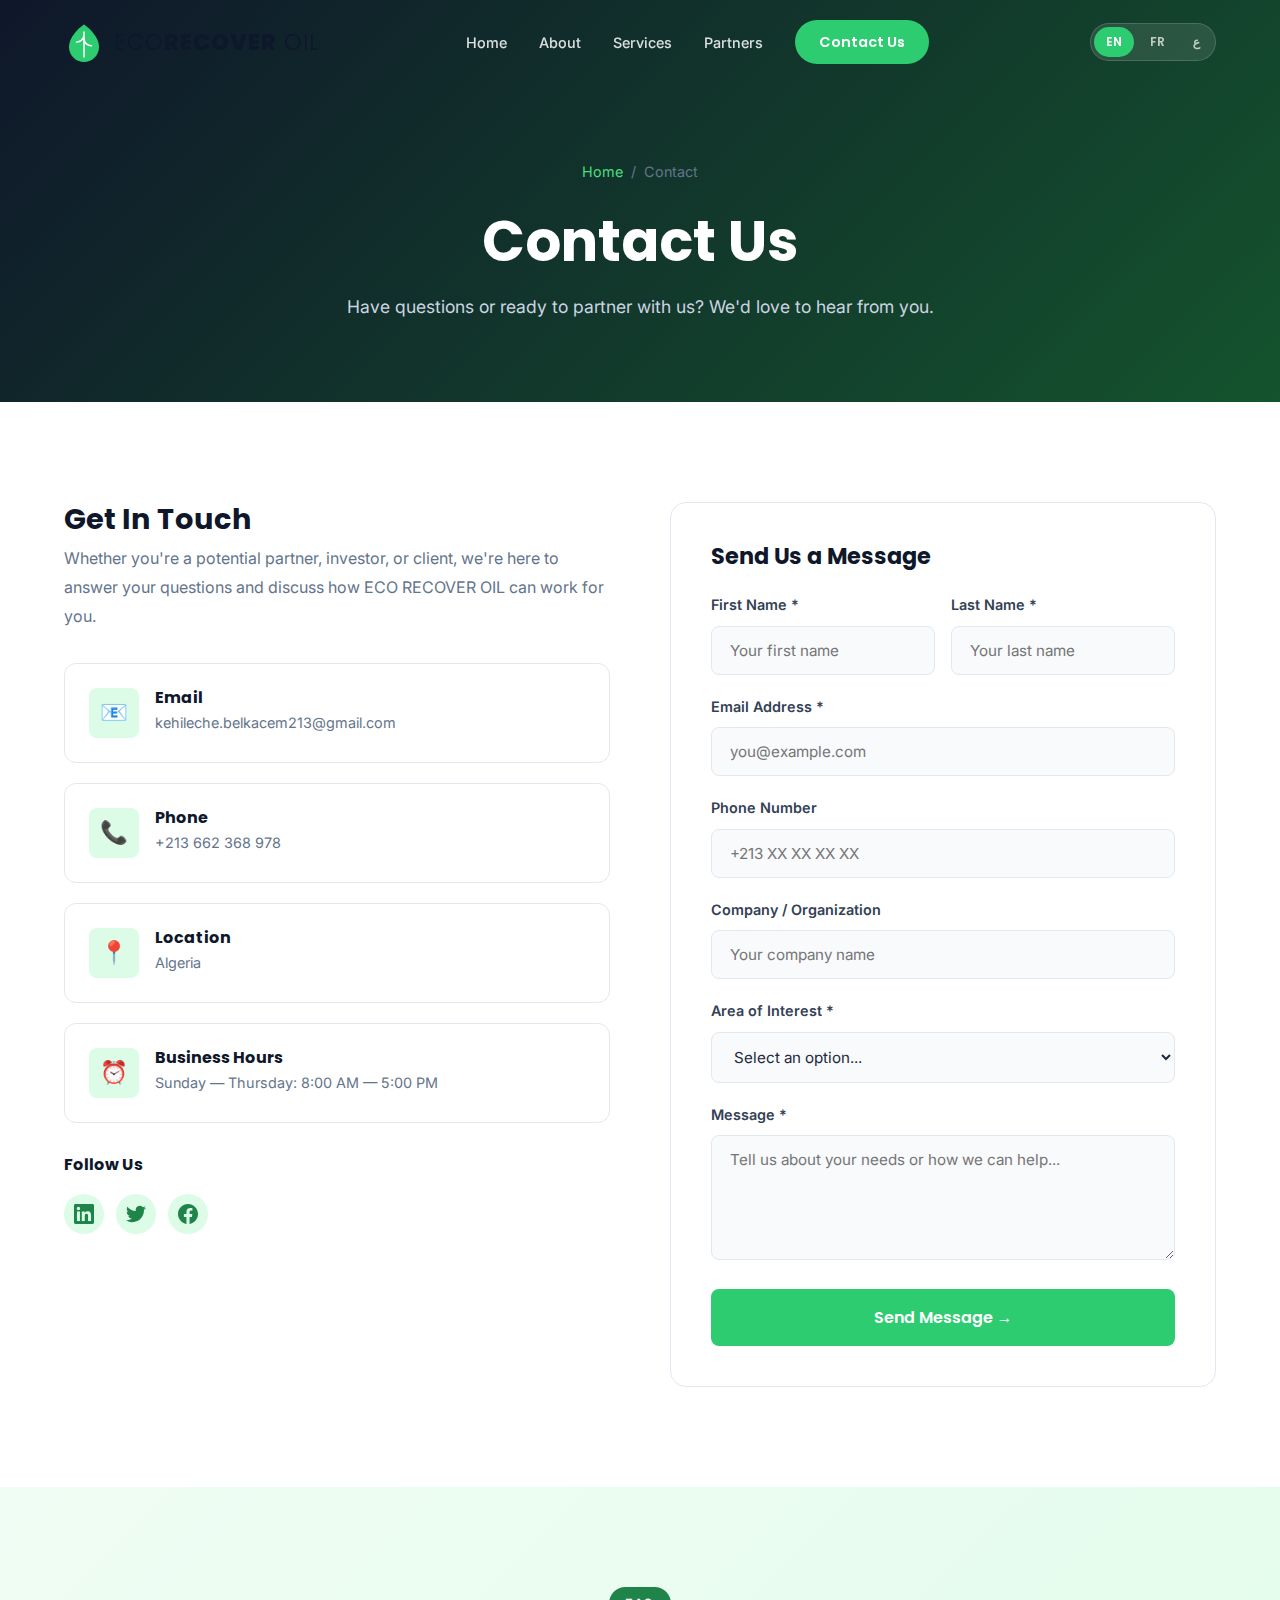
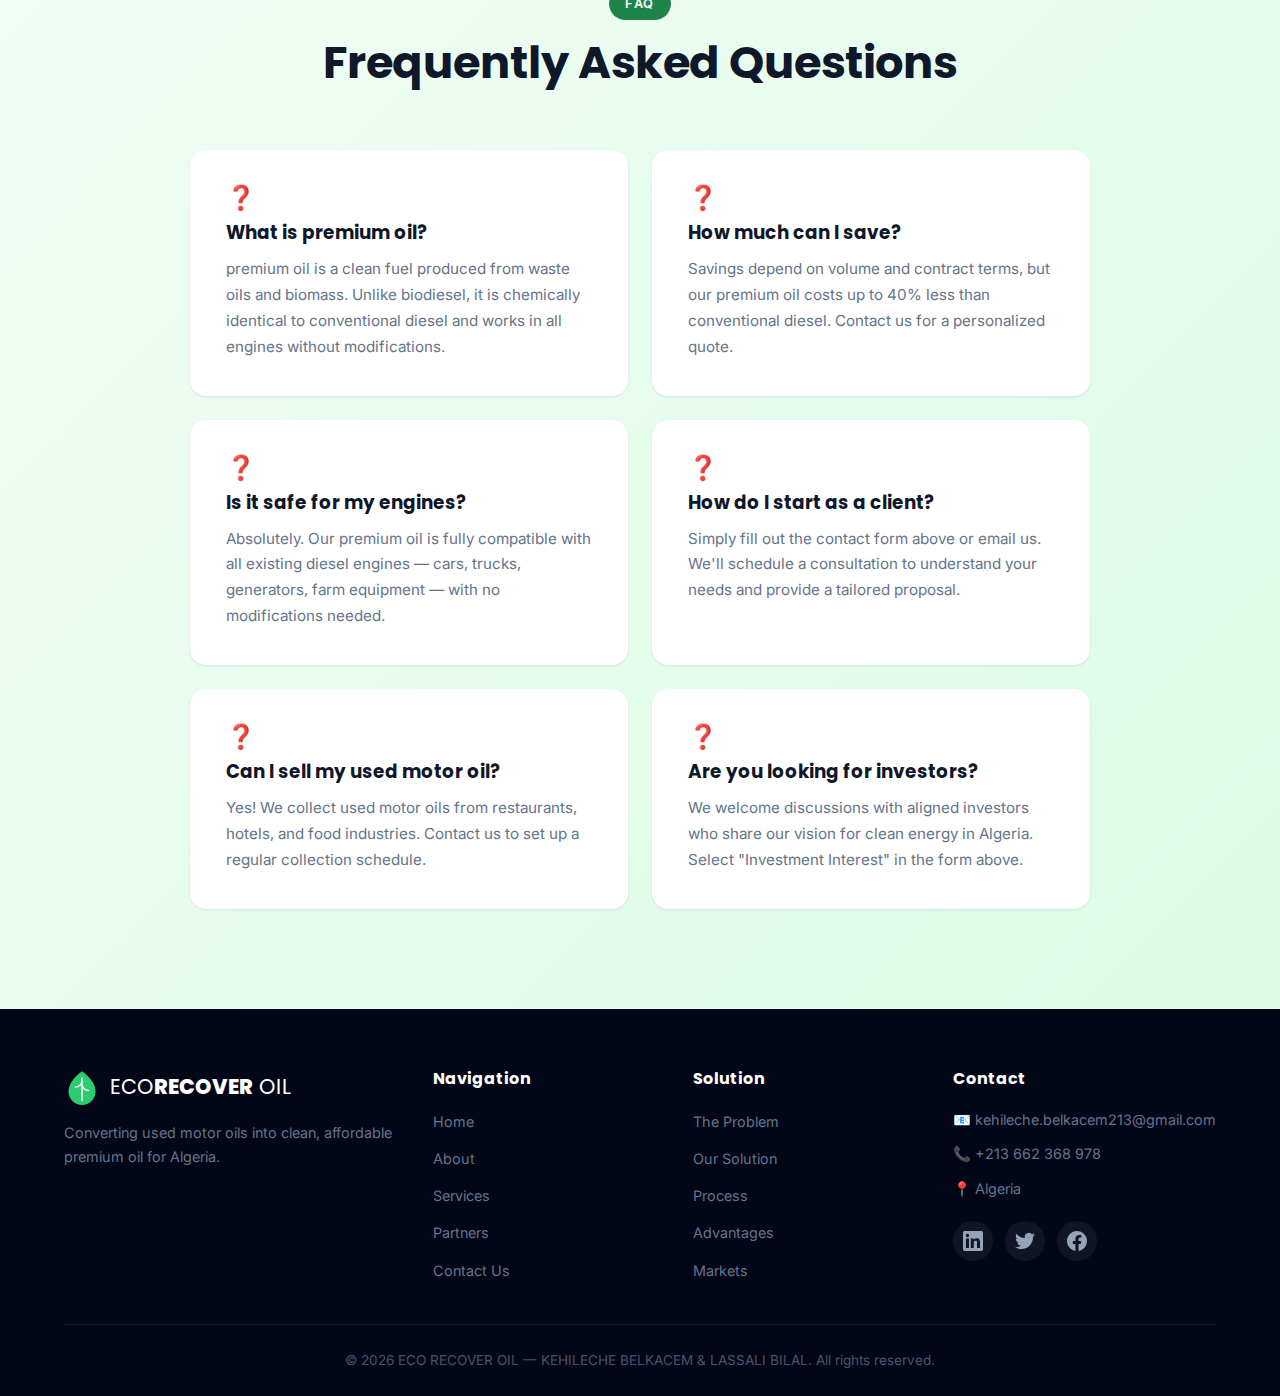
<file: pages/contact.html>
﻿<!DOCTYPE html>
<html lang="en">
<head>
    <meta charset="UTF-8">
    <meta name="viewport" content="width=device-width, initial-scale=1.0">
    <meta name="description" content="Contact ECO RECOVER OIL — Get in touch for partnerships, quotes, and information about our premium oil solutions.">
    <title>Contact Us — ECO RECOVER OIL</title>
    <link rel="preconnect" href="https://fonts.googleapis.com">
    <link href="https://fonts.googleapis.com/css2?family=Poppins:wght@300;400;500;600;700;800;900&family=Inter:wght@300;400;500;600;700&display=swap" rel="stylesheet">
    <link rel="stylesheet" href="../css/style.css">
    <link rel="icon" type="image/svg+xml" href="../img/favicon.svg">
</head>
<body>

    <!-- Navigation -->
    <nav class="navbar scrolled" id="navbar">
        <div class="container nav-container">
            <a href="../index.html" class="nav-logo" style="color: var(--dark-900);">
                <svg class="logo-icon" viewBox="0 0 64 64" width="40" height="40">
                    <path d="M32 4C32 4 8 20 8 40c0 13.255 10.745 24 24 24s24-10.745 24-24C56 20 32 4 32 4z" fill="#2ecc71"/>
                    <path d="M32 16v40M20 32c6 0 12-4 12-12M44 38c-6 0-12-4-12-12" stroke="#fff" stroke-width="2.5" fill="none" stroke-linecap="round"/>
                </svg>
                <span>ECO<strong>RECOVER</strong> OIL</span>
            </a>
            <ul class="nav-links" id="navLinks">
                <li><a href="../index.html" data-i18n="nav.home">Home</a></li>
                <li><a href="about.html" data-i18n="nav.about">About</a></li>
                <li><a href="services.html" data-i18n="nav.services">Services</a></li>
                <li><a href="partners.html" data-i18n="nav.partners">Partners</a></li>
                <li><a href="contact.html" class="btn btn-nav active" data-i18n="nav.contact">Contact Us</a></li>
            </ul>
            <button class="hamburger" id="hamburger" aria-label="Toggle menu">
                <span></span><span></span><span></span>
            </button>
        </div>
    </nav>

    <!-- Page Header -->
    <section class="page-header">
        <div class="container">
            <div class="breadcrumb">
                <a href="../index.html" data-i18n="nav.home">Home</a>
                <span>/</span>
                <span data-i18n="contact.breadcrumb">Contact</span>
            </div>
            <h1 data-i18n="contact.header.title">Contact Us</h1>
            <p data-i18n="contact.header.desc">Have questions or ready to partner with us? We'd love to hear from you.</p>
        </div>
    </section>

    <!-- Contact Section -->
    <section class="section">
        <div class="container">
            <div class="contact-grid">
                <!-- Contact Info -->
                <div>
                    <h2 style="font-size: 1.8rem; margin-bottom: 8px;" data-i18n="contact.getintouch">Get In Touch</h2>
                    <p style="color: var(--dark-500); margin-bottom: 32px; line-height: 1.8;" data-i18n="contact.intro">Whether you're a potential partner, investor, or client, we're here to answer your questions and discuss how ECO RECOVER OIL can work for you.</p>
                    
                    <div class="contact-info-cards">
                        <div class="info-card">
                            <div class="info-icon">📧</div>
                            <div>
                                <h4 data-i18n="contact.email">Email</h4>
                                <p>kehileche.belkacem213@gmail.com</p>
                            </div>
                        </div>
                        <div class="info-card">
                            <div class="info-icon">📞</div>
                            <div>
                                <h4 data-i18n="contact.phone">Phone</h4>
                                <p>+213 662 368 978</p>
                            </div>
                        </div>
                        <div class="info-card">
                            <div class="info-icon">📍</div>
                            <div>
                                <h4 data-i18n="contact.location">Location</h4>
                                <p>Algeria</p>
                            </div>
                        </div>
                        <div class="info-card">
                            <div class="info-icon">⏰</div>
                            <div>
                                <h4 data-i18n="contact.hours">Business Hours</h4>
                                <p data-i18n="contact.hours.val">Sunday — Thursday: 8:00 AM — 5:00 PM</p>
                            </div>
                        </div>
                    </div>

                    <!-- Social Links -->
                    <div style="margin-top: 32px;">
                        <h4 style="margin-bottom: 16px; font-size: 1rem;" data-i18n="contact.followus">Follow Us</h4>
                        <div class="footer-social" style="gap: 12px;">
                            <a href="https://www.linkedin.com/in/belkacem-kehileche-aa0463319" target="_blank" aria-label="LinkedIn" style="background: var(--green-100); color: var(--green-700);">
                                <svg viewBox="0 0 24 24" width="20" height="20" fill="currentColor"><path d="M20.447 20.452h-3.554v-5.569c0-1.328-.027-3.037-1.852-3.037-1.853 0-2.136 1.445-2.136 2.939v5.667H9.351V9h3.414v1.561h.046c.477-.9 1.637-1.85 3.37-1.85 3.601 0 4.267 2.37 4.267 5.455v6.286zM5.337 7.433a2.062 2.062 0 01-2.063-2.065 2.064 2.064 0 112.063 2.065zm1.782 13.019H3.555V9h3.564v11.452zM22.225 0H1.771C.792 0 0 .774 0 1.729v20.542C0 23.227.792 24 1.771 24h20.451C23.2 24 24 23.227 24 22.271V1.729C24 .774 23.2 0 22.222 0h.003z"/></svg>
                            </a>
                            <a href="#" aria-label="Twitter" style="background: var(--green-100); color: var(--green-700);">
                                <svg viewBox="0 0 24 24" width="20" height="20" fill="currentColor"><path d="M23.953 4.57a10 10 0 01-2.825.775 4.958 4.958 0 002.163-2.723c-.951.555-2.005.959-3.127 1.184a4.92 4.92 0 00-8.384 4.482C7.69 8.095 4.067 6.13 1.64 3.162a4.822 4.822 0 00-.666 2.475c0 1.71.87 3.213 2.188 4.096a4.904 4.904 0 01-2.228-.616v.06a4.923 4.923 0 003.946 4.827 4.996 4.996 0 01-2.212.085 4.936 4.936 0 004.604 3.417 9.867 9.867 0 01-6.102 2.105c-.39 0-.779-.023-1.17-.067a13.995 13.995 0 007.557 2.209c9.053 0 13.998-7.496 13.998-13.985 0-.21 0-.42-.015-.63A9.935 9.935 0 0024 4.59z"/></svg>
                            </a>
                            <a href="#" aria-label="Facebook" style="background: var(--green-100); color: var(--green-700);">
                                <svg viewBox="0 0 24 24" width="20" height="20" fill="currentColor"><path d="M24 12.073c0-6.627-5.373-12-12-12s-12 5.373-12 12c0 5.99 4.388 10.954 10.125 11.854v-8.385H7.078v-3.47h3.047V9.43c0-3.007 1.792-4.669 4.533-4.669 1.312 0 2.686.235 2.686.235v2.953H15.83c-1.491 0-1.956.925-1.956 1.874v2.25h3.328l-.532 3.47h-2.796v8.385C19.612 23.027 24 18.062 24 12.073z"/></svg>
                            </a>
                        </div>
                    </div>
                </div>

                <!-- Contact Form -->
                <form class="contact-form" id="contactForm">
                    <h3 data-i18n="contact.form.title">Send Us a Message</h3>
                    <div class="form-row">
                        <div class="form-group">
                            <label for="firstName" data-i18n="contact.form.fname">First Name *</label>
                            <input type="text" id="firstName" name="firstName" placeholder="Your first name" data-i18n-ph="ph.fname" required>
                        </div>
                        <div class="form-group">
                            <label for="lastName" data-i18n="contact.form.lname">Last Name *</label>
                            <input type="text" id="lastName" name="lastName" placeholder="Your last name" data-i18n-ph="ph.lname" required>
                        </div>
                    </div>
                    <div class="form-group">
                        <label for="email" data-i18n="contact.form.email">Email Address *</label>
                        <input type="email" id="email" name="email" placeholder="you@example.com" data-i18n-ph="ph.email" required>
                    </div>
                    <div class="form-group">
                        <label for="phone" data-i18n="contact.form.phone">Phone Number</label>
                        <input type="tel" id="phone" name="phone" placeholder="+213 662 368 978" data-i18n-ph="ph.phone">
                    </div>
                    <div class="form-group">
                        <label for="company" data-i18n="contact.form.company">Company / Organization</label>
                        <input type="text" id="company" name="company" placeholder="Your company name" data-i18n-ph="ph.company">
                    </div>
                    <div class="form-group">
                        <label for="interest" data-i18n="contact.form.interest">Area of Interest *</label>
                        <select id="interest" name="interest" required>
                            <option value="" disabled selected data-i18n="contact.form.select">Select an option...</option>
                            <option value="fuel-supply" data-i18n="contact.form.opt1">premium oil Supply (B2B)</option>
                            <option value="oil-collection" data-i18n="contact.form.opt2">Used Oil Collection Service</option>
                            <option value="partnership" data-i18n="contact.form.opt3">Partnership Opportunity</option>
                            <option value="investment" data-i18n="contact.form.opt4">Investment Interest</option>
                            <option value="technical" data-i18n="contact.form.opt5">Technical Consulting</option>
                            <option value="government" data-i18n="contact.form.opt6">Government / Public Sector</option>
                            <option value="media" data-i18n="contact.form.opt7">Media / Press Inquiry</option>
                            <option value="other" data-i18n="contact.form.opt8">Other</option>
                        </select>
                    </div>
                    <div class="form-group">
                        <label for="message" data-i18n="contact.form.message">Message *</label>
                        <textarea id="message" name="message" rows="5" placeholder="Tell us about your needs or how we can help..." data-i18n-ph="ph.message" required></textarea>
                    </div>
                    <button type="submit" class="form-submit" data-i18n="contact.form.submit">
                        Send Message →
                    </button>
                </form>
            </div>
        </div>
    </section>

    <!-- FAQ Section -->
    <section class="section section-green">
        <div class="container">
            <div class="section-header">
                <span class="section-tag tag-dark" data-i18n="contact.faq.tag">FAQ</span>
                <h2 class="section-title dark" data-i18n="contact.faq.title">Frequently Asked Questions</h2>
            </div>
            <div class="advantages-grid" style="max-width: 900px; margin: 0 auto;">
                <div class="advantage-card">
                    <div class="advantage-number" style="font-size: 1.5rem;">❓</div>
                    <h3 data-i18n="contact.faq1.title">What is premium oil?</h3>
                    <p data-i18n="contact.faq1.desc">premium oil is a clean fuel produced from waste oils and biomass. Unlike biodiesel, it is chemically identical to conventional diesel and works in all engines without modifications.</p>
                </div>
                <div class="advantage-card">
                    <div class="advantage-number" style="font-size: 1.5rem;">❓</div>
                    <h3 data-i18n="contact.faq2.title">How much can I save?</h3>
                    <p data-i18n="contact.faq2.desc">Savings depend on volume and contract terms, but our premium oil costs up to 40% less than conventional diesel. Contact us for a personalized quote.</p>
                </div>
                <div class="advantage-card">
                    <div class="advantage-number" style="font-size: 1.5rem;">❓</div>
                    <h3 data-i18n="contact.faq3.title">Is it safe for my engines?</h3>
                    <p data-i18n="contact.faq3.desc">Absolutely. Our premium oil is fully compatible with all existing diesel engines — cars, trucks, generators, farm equipment — with no modifications needed.</p>
                </div>
                <div class="advantage-card">
                    <div class="advantage-number" style="font-size: 1.5rem;">❓</div>
                    <h3 data-i18n="contact.faq4.title">How do I start as a client?</h3>
                    <p data-i18n="contact.faq4.desc">Simply fill out the contact form above or email us. We'll schedule a consultation to understand your needs and provide a tailored proposal.</p>
                </div>
                <div class="advantage-card">
                    <div class="advantage-number" style="font-size: 1.5rem;">❓</div>
                    <h3 data-i18n="contact.faq5.title">Can I sell my used motor oil?</h3>
                    <p data-i18n="contact.faq5.desc">Yes! We collect used motor oils from restaurants, hotels, and food industries. Contact us to set up a regular collection schedule.</p>
                </div>
                <div class="advantage-card">
                    <div class="advantage-number" style="font-size: 1.5rem;">❓</div>
                    <h3 data-i18n="contact.faq6.title">Are you looking for investors?</h3>
                    <p data-i18n="contact.faq6.desc">We welcome discussions with aligned investors who share our vision for clean energy in Algeria. Select "Investment Interest" in the form above.</p>
                </div>
            </div>
        </div>
    </section>

    <!-- Footer -->
    <footer class="footer">
        <div class="container">
            <div class="footer-grid">
                <div class="footer-brand">
                    <a href="../index.html" class="footer-logo">
                        <svg class="logo-icon" viewBox="0 0 64 64" width="36" height="36">
                            <path d="M32 4C32 4 8 20 8 40c0 13.255 10.745 24 24 24s24-10.745 24-24C56 20 32 4 32 4z" fill="#2ecc71"/>
                            <path d="M32 16v40M20 32c6 0 12-4 12-12M44 38c-6 0-12-4-12-12" stroke="#fff" stroke-width="2.5" fill="none" stroke-linecap="round"/>
                        </svg>
                        <span>ECO<strong>RECOVER</strong> OIL</span>
                    </a>
                    <p data-i18n="footer.desc">Converting used motor oils into clean, affordable premium oil for Algeria.</p>
                </div>
                <div class="footer-links">
                    <h4 data-i18n="footer.nav">Navigation</h4>
                    <ul>
                        <li><a href="../index.html" data-i18n="nav.home">Home</a></li>
                        <li><a href="about.html" data-i18n="nav.about">About Us</a></li>
                        <li><a href="services.html" data-i18n="nav.services">Services</a></li>
                        <li><a href="partners.html" data-i18n="nav.partners">Partners</a></li>
                        <li><a href="contact.html" data-i18n="nav.contact">Contact</a></li>
                    </ul>
                </div>
                <div class="footer-links">
                    <h4 data-i18n="footer.solution">Solution</h4>
                    <ul>
                        <li><a href="../index.html#problem" data-i18n="footer.theproblem">The Problem</a></li>
                        <li><a href="../index.html#solution" data-i18n="footer.oursolution">Our Solution</a></li>
                        <li><a href="../index.html#process" data-i18n="nav.process">Process</a></li>
                        <li><a href="../index.html#advantages" data-i18n="nav.advantages">Advantages</a></li>
                        <li><a href="../index.html#segments" data-i18n="nav.markets">Markets</a></li>
                    </ul>
                </div>
                <div class="footer-contact">
                    <h4 data-i18n="footer.contact">Contact</h4>
                    <ul>
                        <li>📧 kehileche.belkacem213@gmail.com</li>
                        <li>📞 +213 662 368 978</li>
                        <li>📍 Algeria</li>
                    </ul>
                    <div class="footer-social">
                        <a href="https://www.linkedin.com/in/belkacem-kehileche-aa0463319" target="_blank" aria-label="LinkedIn"><svg viewBox="0 0 24 24" width="20" height="20" fill="currentColor"><path d="M20.447 20.452h-3.554v-5.569c0-1.328-.027-3.037-1.852-3.037-1.853 0-2.136 1.445-2.136 2.939v5.667H9.351V9h3.414v1.561h.046c.477-.9 1.637-1.85 3.37-1.85 3.601 0 4.267 2.37 4.267 5.455v6.286zM5.337 7.433a2.062 2.062 0 01-2.063-2.065 2.064 2.064 0 112.063 2.065zm1.782 13.019H3.555V9h3.564v11.452zM22.225 0H1.771C.792 0 0 .774 0 1.729v20.542C0 23.227.792 24 1.771 24h20.451C23.2 24 24 23.227 24 22.271V1.729C24 .774 23.2 0 22.222 0h.003z"/></svg></a>
                        <a href="#" aria-label="Twitter"><svg viewBox="0 0 24 24" width="20" height="20" fill="currentColor"><path d="M23.953 4.57a10 10 0 01-2.825.775 4.958 4.958 0 002.163-2.723c-.951.555-2.005.959-3.127 1.184a4.92 4.92 0 00-8.384 4.482C7.69 8.095 4.067 6.13 1.64 3.162a4.822 4.822 0 00-.666 2.475c0 1.71.87 3.213 2.188 4.096a4.904 4.904 0 01-2.228-.616v.06a4.923 4.923 0 003.946 4.827 4.996 4.996 0 01-2.212.085 4.936 4.936 0 004.604 3.417 9.867 9.867 0 01-6.102 2.105c-.39 0-.779-.023-1.17-.067a13.995 13.995 0 007.557 2.209c9.053 0 13.998-7.496 13.998-13.985 0-.21 0-.42-.015-.63A9.935 9.935 0 0024 4.59z"/></svg></a>
                        <a href="#" aria-label="Facebook"><svg viewBox="0 0 24 24" width="20" height="20" fill="currentColor"><path d="M24 12.073c0-6.627-5.373-12-12-12s-12 5.373-12 12c0 5.99 4.388 10.954 10.125 11.854v-8.385H7.078v-3.47h3.047V9.43c0-3.007 1.792-4.669 4.533-4.669 1.312 0 2.686.235 2.686.235v2.953H15.83c-1.491 0-1.956.925-1.956 1.874v2.25h3.328l-.532 3.47h-2.796v8.385C19.612 23.027 24 18.062 24 12.073z"/></svg></a>
                    </div>
                </div>
            </div>
            <div class="footer-bottom">
                <p data-i18n="footer.copyright">&copy; 2026 ECO RECOVER OIL — KEHILECHE BELKACEM & LASSALI BILAL. All rights reserved.</p>
            </div>
        </div>
    </footer>

    <script src="../js/translations.js"></script>
    <script src="../js/i18n.js"></script>
    <script src="../js/main.js"></script>
</body>
</html>
</file>
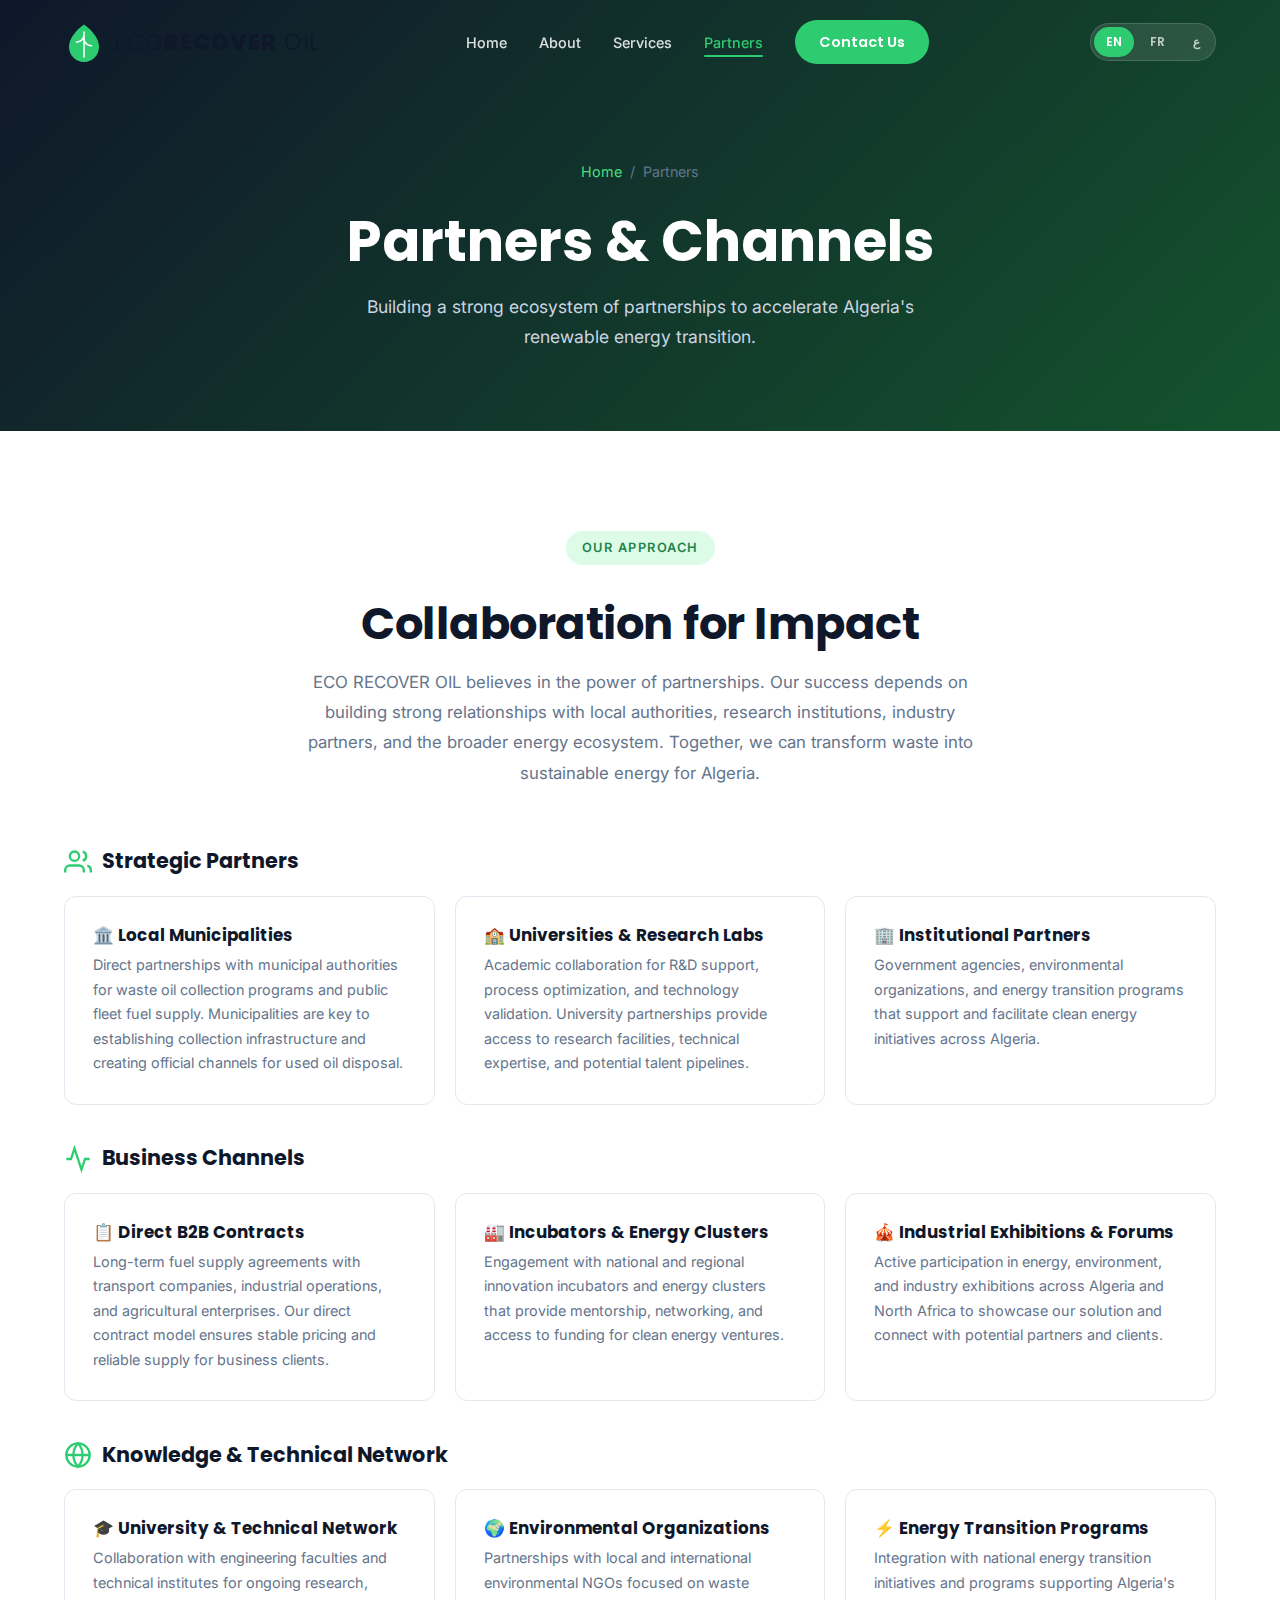
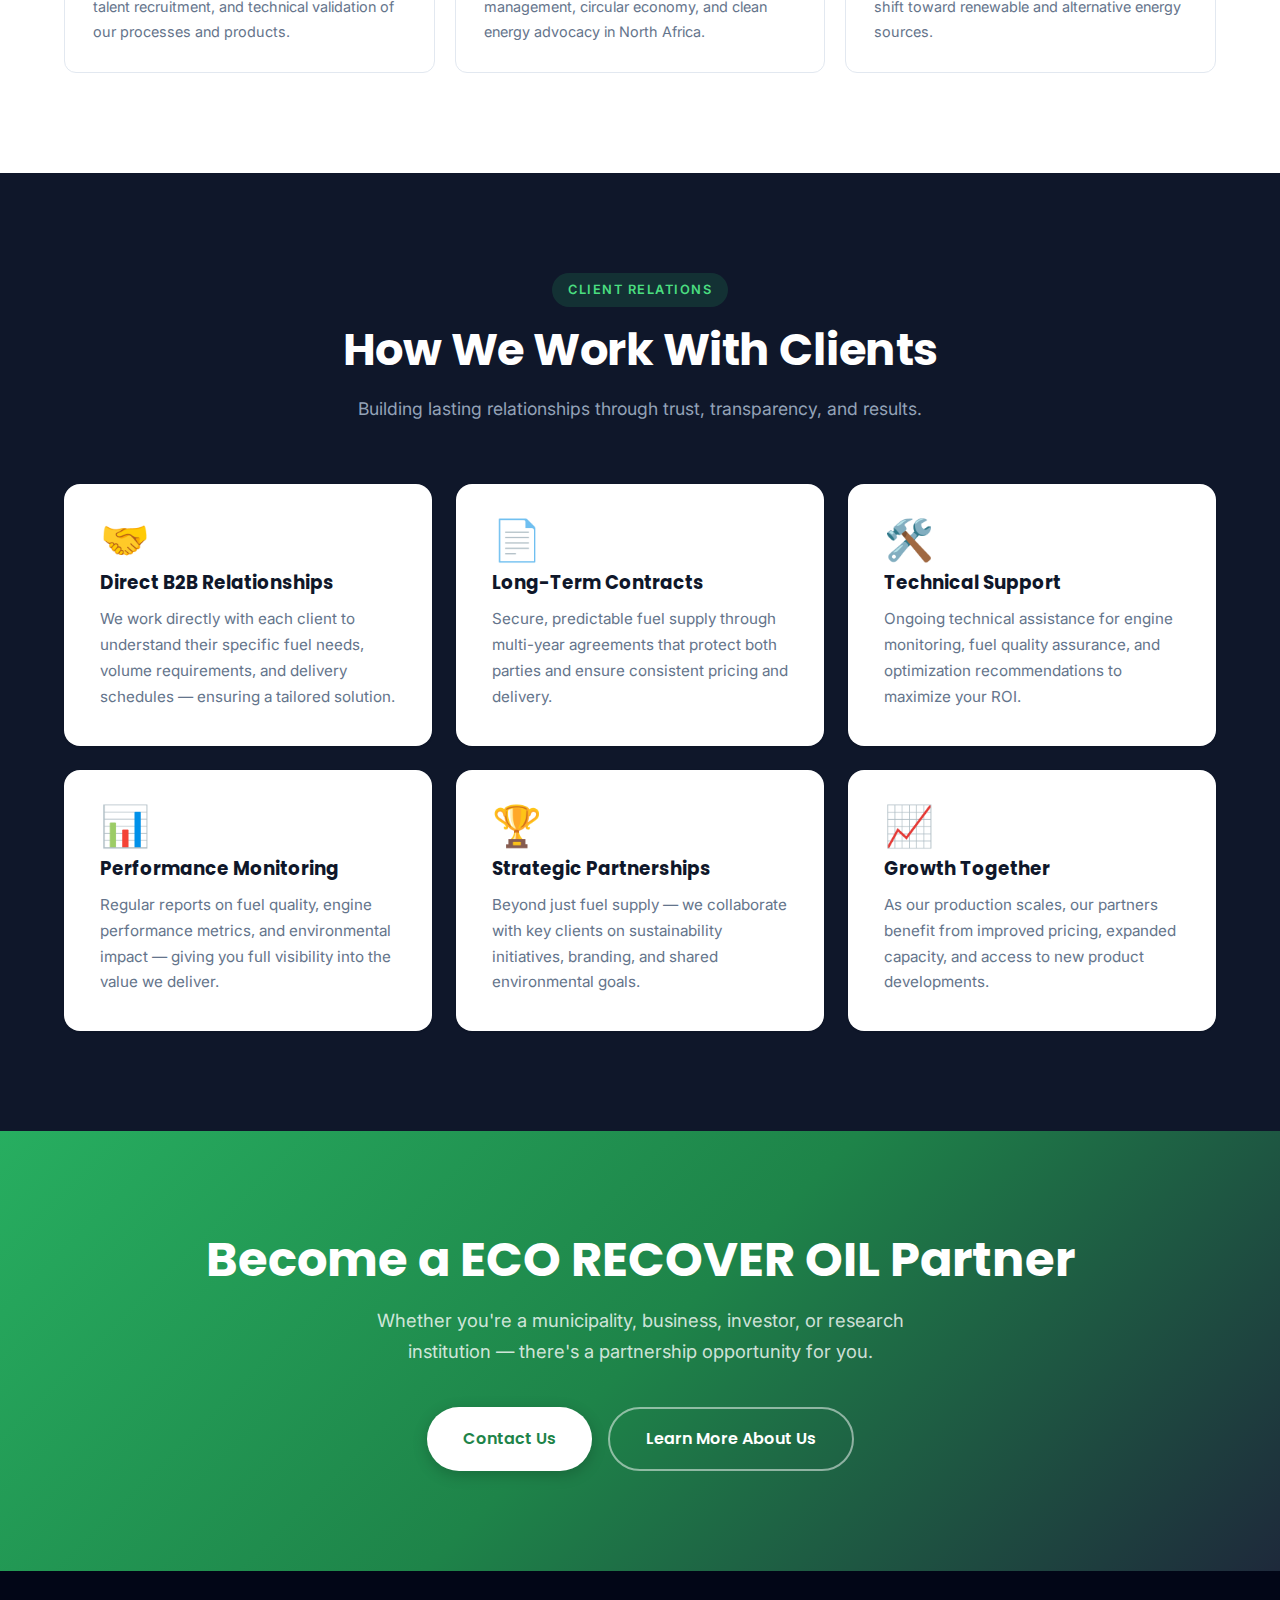
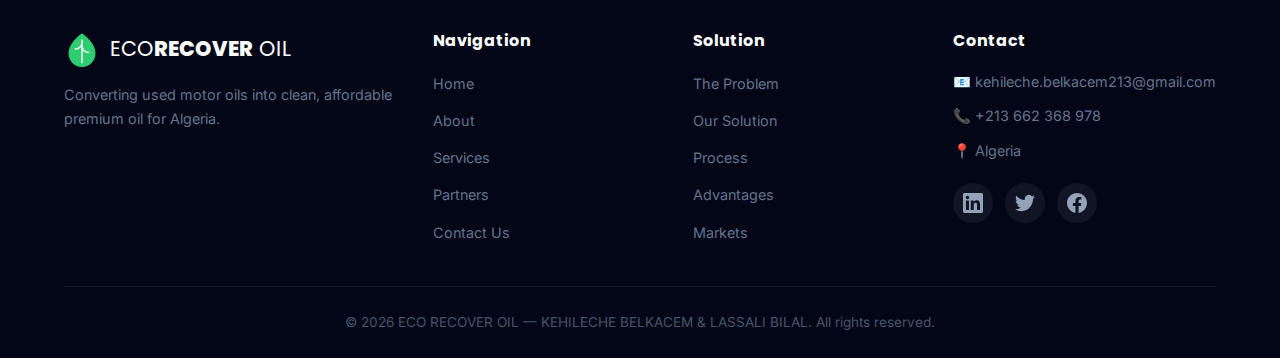
<file: pages/partners.html>
﻿<!DOCTYPE html>
<html lang="en">
<head>
    <meta charset="UTF-8">
    <meta name="viewport" content="width=device-width, initial-scale=1.0">
    <meta name="description" content="ECO RECOVER OIL Partners — Strategic partnerships with local authorities, universities, and industry leaders driving Algeria's renewable energy future.">
    <title>Partners & Channels — ECO RECOVER OIL</title>
    <link rel="preconnect" href="https://fonts.googleapis.com">
    <link href="https://fonts.googleapis.com/css2?family=Poppins:wght@300;400;500;600;700;800;900&family=Inter:wght@300;400;500;600;700&display=swap" rel="stylesheet">
    <link rel="stylesheet" href="../css/style.css">
    <link rel="icon" type="image/svg+xml" href="../img/favicon.svg">
</head>
<body>

    <!-- Navigation -->
    <nav class="navbar scrolled" id="navbar">
        <div class="container nav-container">
            <a href="../index.html" class="nav-logo" style="color: var(--dark-900);">
                <svg class="logo-icon" viewBox="0 0 64 64" width="40" height="40">
                    <path d="M32 4C32 4 8 20 8 40c0 13.255 10.745 24 24 24s24-10.745 24-24C56 20 32 4 32 4z" fill="#2ecc71"/>
                    <path d="M32 16v40M20 32c6 0 12-4 12-12M44 38c-6 0-12-4-12-12" stroke="#fff" stroke-width="2.5" fill="none" stroke-linecap="round"/>
                </svg>
                <span>ECO<strong>RECOVER</strong> OIL</span>
            </a>
            <ul class="nav-links" id="navLinks">
                <li><a href="../index.html" data-i18n="nav.home">Home</a></li>
                <li><a href="about.html" data-i18n="nav.about">About</a></li>
                <li><a href="services.html" data-i18n="nav.services">Services</a></li>
                <li><a href="partners.html" class="active" data-i18n="nav.partners">Partners</a></li>
                <li><a href="contact.html" class="btn btn-nav" data-i18n="nav.contact">Contact Us</a></li>
            </ul>
            <button class="hamburger" id="hamburger" aria-label="Toggle menu">
                <span></span><span></span><span></span>
            </button>
        </div>
    </nav>

    <!-- Page Header -->
    <section class="page-header">
        <div class="container">
            <div class="breadcrumb">
                <a href="../index.html" data-i18n="nav.home">Home</a>
                <span>/</span>
                <span data-i18n="partners.breadcrumb">Partners</span>
            </div>
            <h1 data-i18n="partners.header.title">Partners & Channels</h1>
            <p data-i18n="partners.header.desc">Building a strong ecosystem of partnerships to accelerate Algeria's renewable energy transition.</p>
        </div>
    </section>

    <!-- Partnership Philosophy -->
    <section class="section">
        <div class="container">
            <div class="partners-intro">
                <span class="section-tag" data-i18n="partners.approach.tag">Our Approach</span>
                <h2 class="section-title" style="margin-top: 16px;" data-i18n="partners.approach.title">Collaboration for Impact</h2>
                <p data-i18n="partners.approach.desc">ECO RECOVER OIL believes in the power of partnerships. Our success depends on building strong relationships with local authorities, research institutions, industry partners, and the broader energy ecosystem. Together, we can transform waste into sustainable energy for Algeria.</p>
            </div>

            <div class="partner-categories">
                <!-- Strategic Partnerships -->
                <div class="partner-category">
                    <h3>
                        <svg viewBox="0 0 24 24" width="28" height="28" fill="none" stroke="#2ecc71" stroke-width="2"><path d="M17 21v-2a4 4 0 00-4-4H5a4 4 0 00-4 4v2"/><circle cx="9" cy="7" r="4"/><path d="M23 21v-2a4 4 0 00-3-3.87M16 3.13a4 4 0 010 7.75"/></svg>
                        <span data-i18n="partners.strategic">Strategic Partners</span>
                    </h3>
                    <div class="partner-items">
                        <div class="partner-item">
                            <h4><span>🏛️</span> <span data-i18n="partners.s1.title">Local Municipalities</span></h4>
                            <p data-i18n="partners.s1.desc">Direct partnerships with municipal authorities for waste oil collection programs and public fleet fuel supply. Municipalities are key to establishing collection infrastructure and creating official channels for used oil disposal.</p>
                        </div>
                        <div class="partner-item">
                            <h4><span>🏫</span> <span data-i18n="partners.s2.title">Universities & Research Labs</span></h4>
                            <p data-i18n="partners.s2.desc">Academic collaboration for R&D support, process optimization, and technology validation. University partnerships provide access to research facilities, technical expertise, and potential talent pipelines.</p>
                        </div>
                        <div class="partner-item">
                            <h4><span>🏢</span> <span data-i18n="partners.s3.title">Institutional Partners</span></h4>
                            <p data-i18n="partners.s3.desc">Government agencies, environmental organizations, and energy transition programs that support and facilitate clean energy initiatives across Algeria.</p>
                        </div>
                    </div>
                </div>

                <!-- Business Channels -->
                <div class="partner-category">
                    <h3>
                        <svg viewBox="0 0 24 24" width="28" height="28" fill="none" stroke="#2ecc71" stroke-width="2"><path d="M22 12h-4l-3 9L9 3l-3 9H2"/></svg>
                        <span data-i18n="partners.channels">Business Channels</span>
                    </h3>
                    <div class="partner-items">
                        <div class="partner-item">
                            <h4><span>📋</span> <span data-i18n="partners.c1.title">Direct B2B Contracts</span></h4>
                            <p data-i18n="partners.c1.desc">Long-term fuel supply agreements with transport companies, industrial operations, and agricultural enterprises. Our direct contract model ensures stable pricing and reliable supply for business clients.</p>
                        </div>
                        <div class="partner-item">
                            <h4><span>🏭</span> <span data-i18n="partners.c2.title">Incubators & Energy Clusters</span></h4>
                            <p data-i18n="partners.c2.desc">Engagement with national and regional innovation incubators and energy clusters that provide mentorship, networking, and access to funding for clean energy ventures.</p>
                        </div>
                        <div class="partner-item">
                            <h4><span>🎪</span> <span data-i18n="partners.c3.title">Industrial Exhibitions & Forums</span></h4>
                            <p data-i18n="partners.c3.desc">Active participation in energy, environment, and industry exhibitions across Algeria and North Africa to showcase our solution and connect with potential partners and clients.</p>
                        </div>
                    </div>
                </div>

                <!-- Knowledge Network -->
                <div class="partner-category">
                    <h3>
                        <svg viewBox="0 0 24 24" width="28" height="28" fill="none" stroke="#2ecc71" stroke-width="2"><circle cx="12" cy="12" r="10"/><path d="M12 2a15.3 15.3 0 014 10 15.3 15.3 0 01-4 10 15.3 15.3 0 01-4-10 15.3 15.3 0 014-10zM2 12h20"/></svg>
                        <span data-i18n="partners.knowledge">Knowledge & Technical Network</span>
                    </h3>
                    <div class="partner-items">
                        <div class="partner-item">
                            <h4><span>🎓</span> <span data-i18n="partners.k1.title">University & Technical Network</span></h4>
                            <p data-i18n="partners.k1.desc">Collaboration with engineering faculties and technical institutes for ongoing research, talent recruitment, and technical validation of our processes and products.</p>
                        </div>
                        <div class="partner-item">
                            <h4><span>🌍</span> <span data-i18n="partners.k2.title">Environmental Organizations</span></h4>
                            <p data-i18n="partners.k2.desc">Partnerships with local and international environmental NGOs focused on waste management, circular economy, and clean energy advocacy in North Africa.</p>
                        </div>
                        <div class="partner-item">
                            <h4><span>⚡</span> <span data-i18n="partners.k3.title">Energy Transition Programs</span></h4>
                            <p data-i18n="partners.k3.desc">Integration with national energy transition initiatives and programs supporting Algeria's shift toward renewable and alternative energy sources.</p>
                        </div>
                    </div>
                </div>
            </div>
        </div>
    </section>

    <!-- Customer Relationships -->
    <section class="section section-dark">
        <div class="container">
            <div class="section-header">
                <span class="section-tag tag-light" data-i18n="partners.relations.tag">Client Relations</span>
                <h2 class="section-title light" data-i18n="partners.relations.title">How We Work With Clients</h2>
                <p class="section-desc light" data-i18n="partners.relations.desc">Building lasting relationships through trust, transparency, and results.</p>
            </div>
            <div class="advantages-grid">
                <div class="advantage-card">
                    <div class="advantage-number">🤝</div>
                    <h3 data-i18n="partners.r1.title">Direct B2B Relationships</h3>
                    <p data-i18n="partners.r1.desc">We work directly with each client to understand their specific fuel needs, volume requirements, and delivery schedules — ensuring a tailored solution.</p>
                </div>
                <div class="advantage-card">
                    <div class="advantage-number">📄</div>
                    <h3 data-i18n="partners.r2.title">Long-Term Contracts</h3>
                    <p data-i18n="partners.r2.desc">Secure, predictable fuel supply through multi-year agreements that protect both parties and ensure consistent pricing and delivery.</p>
                </div>
                <div class="advantage-card">
                    <div class="advantage-number">🛠️</div>
                    <h3 data-i18n="partners.r3.title">Technical Support</h3>
                    <p data-i18n="partners.r3.desc">Ongoing technical assistance for engine monitoring, fuel quality assurance, and optimization recommendations to maximize your ROI.</p>
                </div>
                <div class="advantage-card">
                    <div class="advantage-number">📊</div>
                    <h3 data-i18n="partners.r4.title">Performance Monitoring</h3>
                    <p data-i18n="partners.r4.desc">Regular reports on fuel quality, engine performance metrics, and environmental impact — giving you full visibility into the value we deliver.</p>
                </div>
                <div class="advantage-card">
                    <div class="advantage-number">🏆</div>
                    <h3 data-i18n="partners.r5.title">Strategic Partnerships</h3>
                    <p data-i18n="partners.r5.desc">Beyond just fuel supply — we collaborate with key clients on sustainability initiatives, branding, and shared environmental goals.</p>
                </div>
                <div class="advantage-card">
                    <div class="advantage-number">📈</div>
                    <h3 data-i18n="partners.r6.title">Growth Together</h3>
                    <p data-i18n="partners.r6.desc">As our production scales, our partners benefit from improved pricing, expanded capacity, and access to new product developments.</p>
                </div>
            </div>
        </div>
    </section>

    <!-- Become a Partner CTA -->
    <section class="cta-section">
        <div class="container">
            <div class="cta-content">
                <h2 data-i18n="partners.cta.title">Become a ECO RECOVER OIL Partner</h2>
                <p data-i18n="partners.cta.desc">Whether you're a municipality, business, investor, or research institution — there's a partnership opportunity for you.</p>
                <div class="cta-actions">
                    <a href="contact.html" class="btn btn-primary btn-lg" data-i18n="nav.contact">Contact Us</a>
                    <a href="about.html" class="btn btn-outline-white btn-lg" data-i18n="cta.btn.learn">Learn More About Us</a>
                </div>
            </div>
        </div>
    </section>

    <!-- Footer -->
    <footer class="footer">
        <div class="container">
            <div class="footer-grid">
                <div class="footer-brand">
                    <a href="../index.html" class="footer-logo">
                        <svg class="logo-icon" viewBox="0 0 64 64" width="36" height="36">
                            <path d="M32 4C32 4 8 20 8 40c0 13.255 10.745 24 24 24s24-10.745 24-24C56 20 32 4 32 4z" fill="#2ecc71"/>
                            <path d="M32 16v40M20 32c6 0 12-4 12-12M44 38c-6 0-12-4-12-12" stroke="#fff" stroke-width="2.5" fill="none" stroke-linecap="round"/>
                        </svg>
                        <span>ECO<strong>RECOVER</strong> OIL</span>
                    </a>
                    <p data-i18n="footer.desc">Converting used motor oils into clean, affordable premium oil for Algeria.</p>
                </div>
                <div class="footer-links">
                    <h4 data-i18n="footer.nav">Navigation</h4>
                    <ul>
                        <li><a href="../index.html" data-i18n="nav.home">Home</a></li>
                        <li><a href="about.html" data-i18n="nav.about">About Us</a></li>
                        <li><a href="services.html" data-i18n="nav.services">Services</a></li>
                        <li><a href="partners.html" data-i18n="nav.partners">Partners</a></li>
                        <li><a href="contact.html" data-i18n="nav.contact">Contact</a></li>
                    </ul>
                </div>
                <div class="footer-links">
                    <h4 data-i18n="footer.solution">Solution</h4>
                    <ul>
                        <li><a href="../index.html#problem" data-i18n="footer.theproblem">The Problem</a></li>
                        <li><a href="../index.html#solution" data-i18n="footer.oursolution">Our Solution</a></li>
                        <li><a href="../index.html#process" data-i18n="nav.process">Process</a></li>
                        <li><a href="../index.html#advantages" data-i18n="nav.advantages">Advantages</a></li>
                        <li><a href="../index.html#segments" data-i18n="nav.markets">Markets</a></li>
                    </ul>
                </div>
                <div class="footer-contact">
                    <h4 data-i18n="footer.contact">Contact</h4>
                    <ul>
                        <li>📧 kehileche.belkacem213@gmail.com</li>
                        <li>📞 +213 662 368 978</li>
                        <li>📍 Algeria</li>
                    </ul>
                    <div class="footer-social">
                        <a href="https://www.linkedin.com/in/belkacem-kehileche-aa0463319" target="_blank" aria-label="LinkedIn"><svg viewBox="0 0 24 24" width="20" height="20" fill="currentColor"><path d="M20.447 20.452h-3.554v-5.569c0-1.328-.027-3.037-1.852-3.037-1.853 0-2.136 1.445-2.136 2.939v5.667H9.351V9h3.414v1.561h.046c.477-.9 1.637-1.85 3.37-1.85 3.601 0 4.267 2.37 4.267 5.455v6.286zM5.337 7.433a2.062 2.062 0 01-2.063-2.065 2.064 2.064 0 112.063 2.065zm1.782 13.019H3.555V9h3.564v11.452zM22.225 0H1.771C.792 0 0 .774 0 1.729v20.542C0 23.227.792 24 1.771 24h20.451C23.2 24 24 23.227 24 22.271V1.729C24 .774 23.2 0 22.222 0h.003z"/></svg></a>
                        <a href="#" aria-label="Twitter"><svg viewBox="0 0 24 24" width="20" height="20" fill="currentColor"><path d="M23.953 4.57a10 10 0 01-2.825.775 4.958 4.958 0 002.163-2.723c-.951.555-2.005.959-3.127 1.184a4.92 4.92 0 00-8.384 4.482C7.69 8.095 4.067 6.13 1.64 3.162a4.822 4.822 0 00-.666 2.475c0 1.71.87 3.213 2.188 4.096a4.904 4.904 0 01-2.228-.616v.06a4.923 4.923 0 003.946 4.827 4.996 4.996 0 01-2.212.085 4.936 4.936 0 004.604 3.417 9.867 9.867 0 01-6.102 2.105c-.39 0-.779-.023-1.17-.067a13.995 13.995 0 007.557 2.209c9.053 0 13.998-7.496 13.998-13.985 0-.21 0-.42-.015-.63A9.935 9.935 0 0024 4.59z"/></svg></a>
                        <a href="#" aria-label="Facebook"><svg viewBox="0 0 24 24" width="20" height="20" fill="currentColor"><path d="M24 12.073c0-6.627-5.373-12-12-12s-12 5.373-12 12c0 5.99 4.388 10.954 10.125 11.854v-8.385H7.078v-3.47h3.047V9.43c0-3.007 1.792-4.669 4.533-4.669 1.312 0 2.686.235 2.686.235v2.953H15.83c-1.491 0-1.956.925-1.956 1.874v2.25h3.328l-.532 3.47h-2.796v8.385C19.612 23.027 24 18.062 24 12.073z"/></svg></a>
                    </div>
                </div>
            </div>
            <div class="footer-bottom">
                <p data-i18n="footer.copyright">&copy; 2026 ECO RECOVER OIL — KEHILECHE BELKACEM & LASSALI BILAL. All rights reserved.</p>
            </div>
        </div>
    </footer>

    <script src="../js/translations.js"></script>
    <script src="../js/i18n.js"></script>
    <script src="../js/main.js"></script>
</body>
</html>
</file>
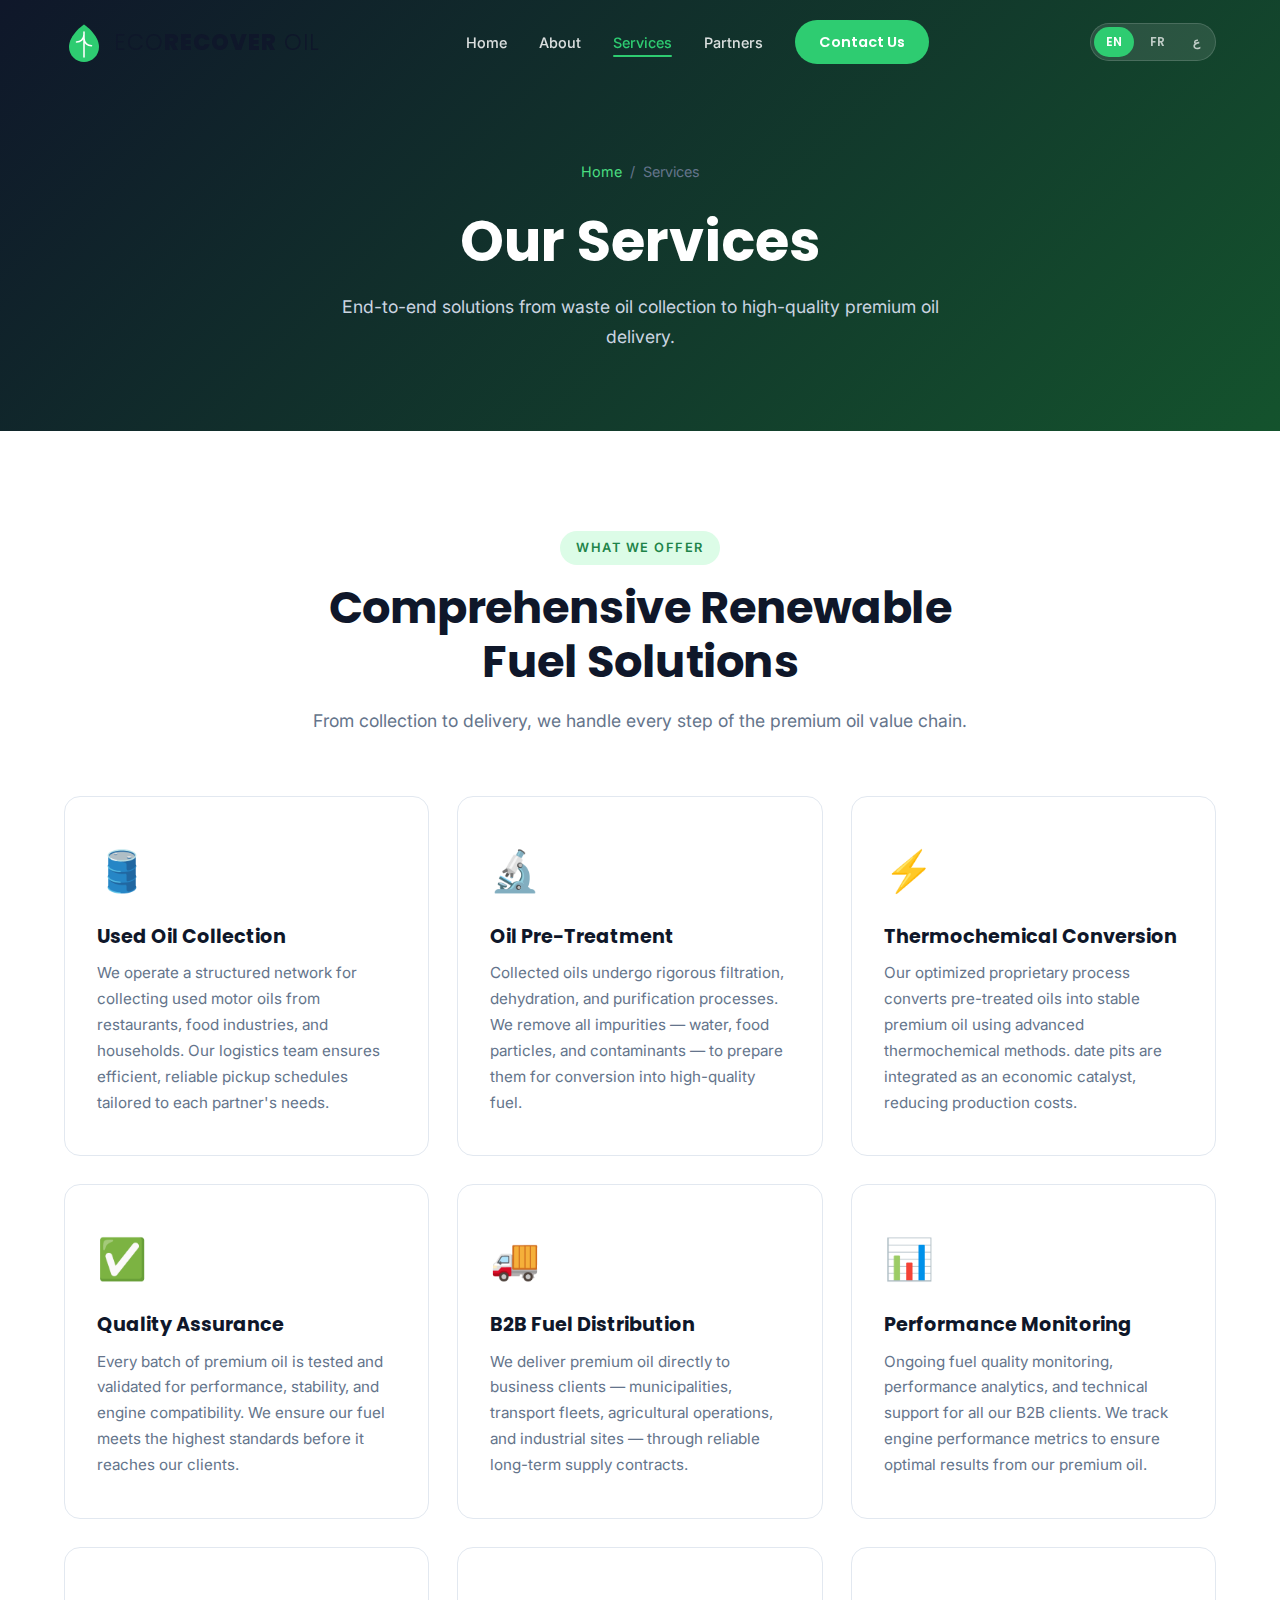
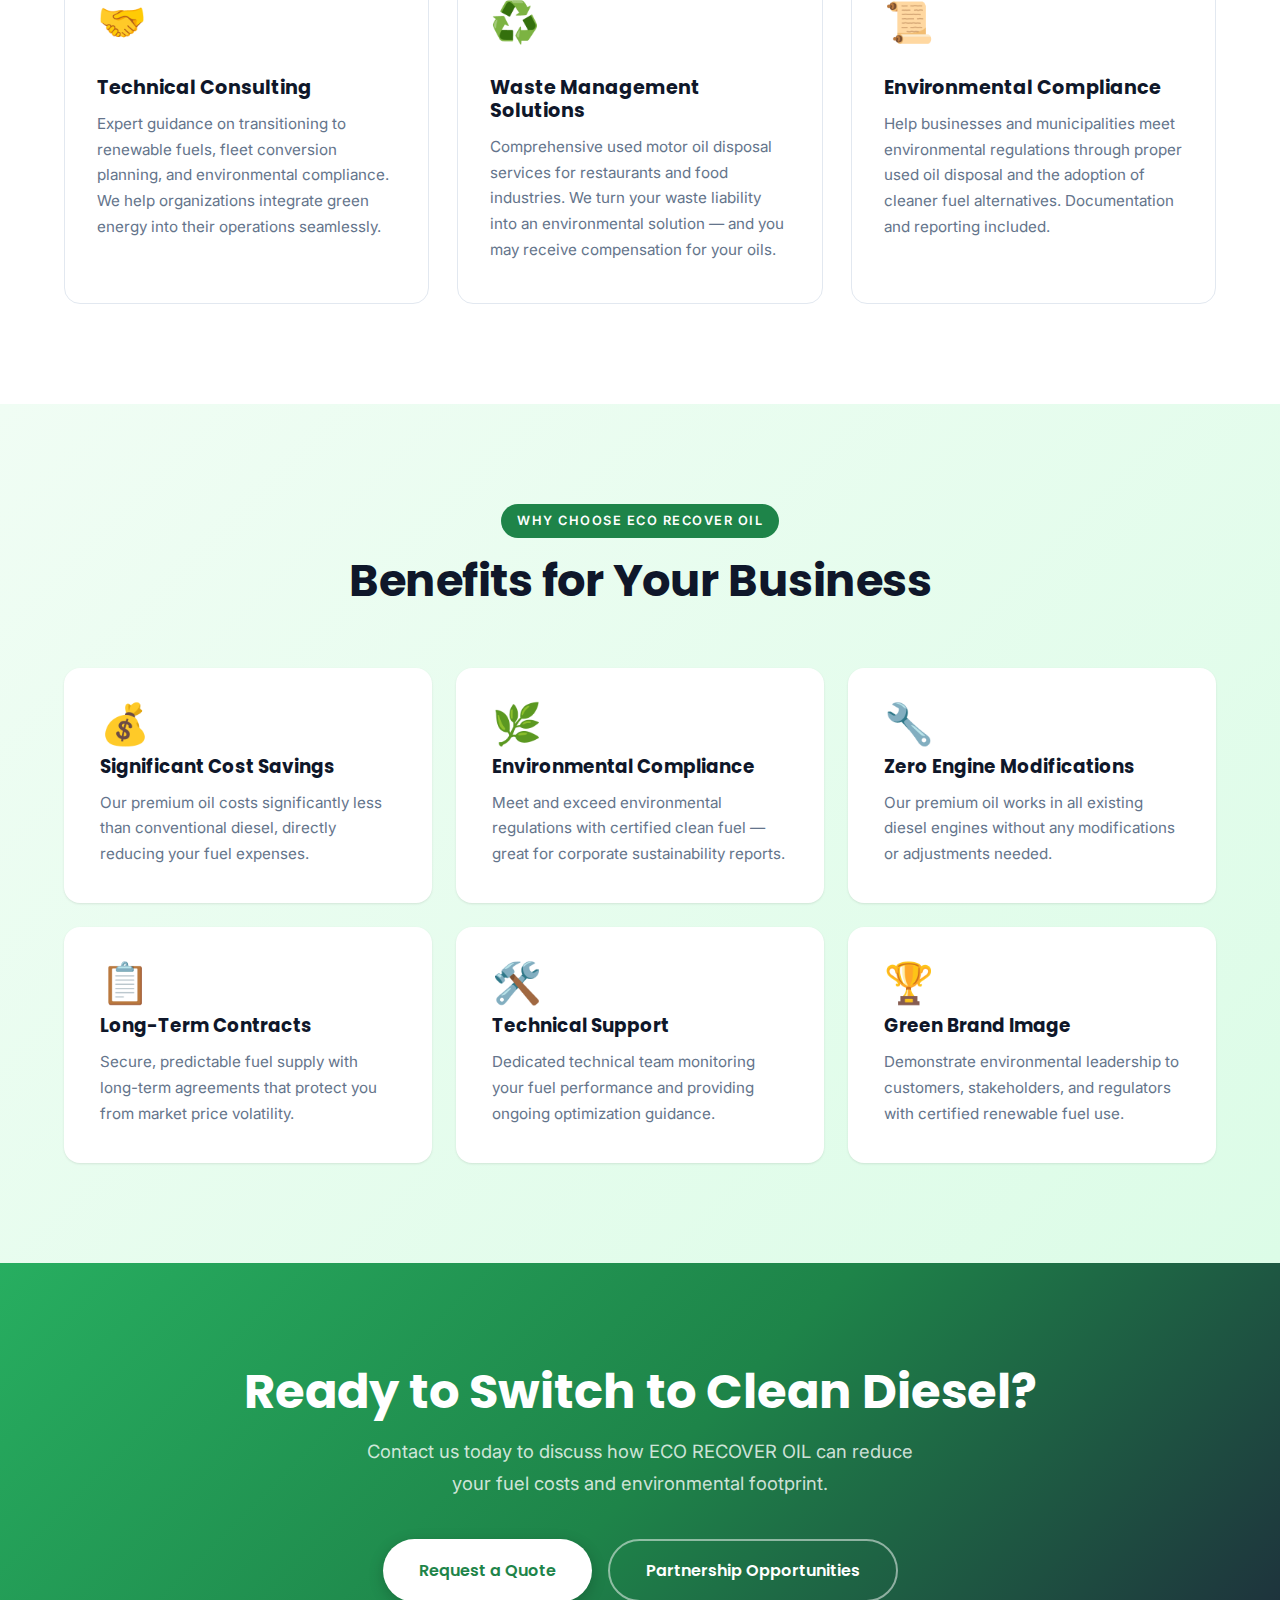
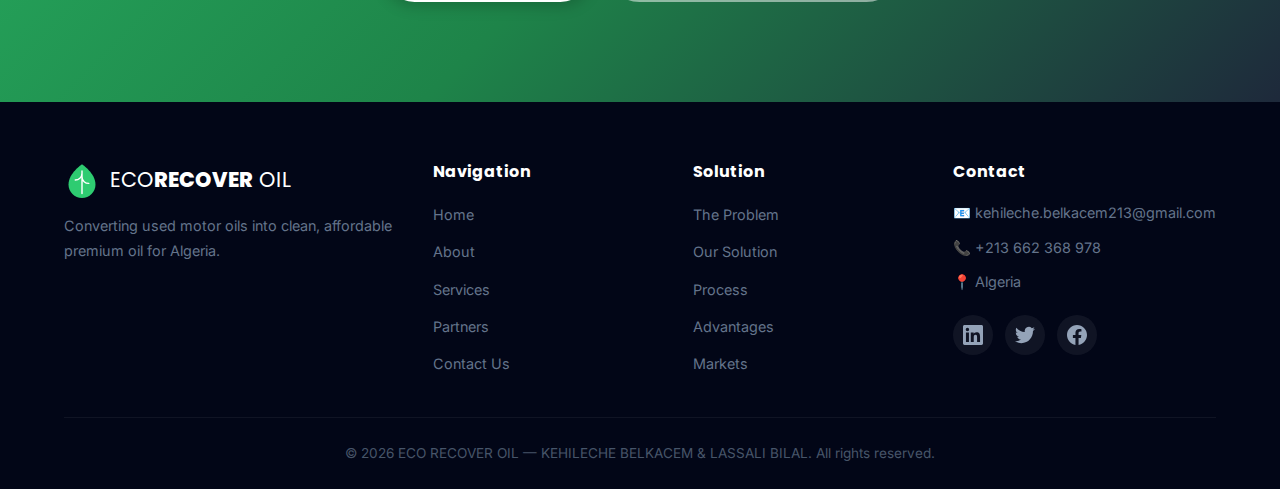
<file: pages/services.html>
﻿<!DOCTYPE html>
<html lang="en">
<head>
    <meta charset="UTF-8">
    <meta name="viewport" content="width=device-width, initial-scale=1.0">
    <meta name="description" content="ECO RECOVER OIL Services — Oil collection, premium oil production, quality assurance, and sustainable fuel distribution.">
    <title>Our Services — ECO RECOVER OIL</title>
    <link rel="preconnect" href="https://fonts.googleapis.com">
    <link href="https://fonts.googleapis.com/css2?family=Poppins:wght@300;400;500;600;700;800;900&family=Inter:wght@300;400;500;600;700&display=swap" rel="stylesheet">
    <link rel="stylesheet" href="../css/style.css">
    <link rel="icon" type="image/svg+xml" href="../img/favicon.svg">
</head>
<body>

    <!-- Navigation -->
    <nav class="navbar scrolled" id="navbar">
        <div class="container nav-container">
            <a href="../index.html" class="nav-logo" style="color: var(--dark-900);">
                <svg class="logo-icon" viewBox="0 0 64 64" width="40" height="40">
                    <path d="M32 4C32 4 8 20 8 40c0 13.255 10.745 24 24 24s24-10.745 24-24C56 20 32 4 32 4z" fill="#2ecc71"/>
                    <path d="M32 16v40M20 32c6 0 12-4 12-12M44 38c-6 0-12-4-12-12" stroke="#fff" stroke-width="2.5" fill="none" stroke-linecap="round"/>
                </svg>
                <span>ECO<strong>RECOVER</strong> OIL</span>
            </a>
            <ul class="nav-links" id="navLinks">
                <li><a href="../index.html" data-i18n="nav.home">Home</a></li>
                <li><a href="about.html" data-i18n="nav.about">About</a></li>
                <li><a href="services.html" class="active" data-i18n="nav.services">Services</a></li>
                <li><a href="partners.html" data-i18n="nav.partners">Partners</a></li>
                <li><a href="contact.html" class="btn btn-nav" data-i18n="nav.contact">Contact Us</a></li>
            </ul>
            <button class="hamburger" id="hamburger" aria-label="Toggle menu">
                <span></span><span></span><span></span>
            </button>
        </div>
    </nav>

    <!-- Page Header -->
    <section class="page-header">
        <div class="container">
            <div class="breadcrumb">
                <a href="../index.html" data-i18n="nav.home">Home</a>
                <span>/</span>
                <span data-i18n="services.breadcrumb">Services</span>
            </div>
            <h1 data-i18n="services.header.title">Our Services</h1>
            <p data-i18n="services.header.desc">End-to-end solutions from waste oil collection to high-quality premium oil delivery.</p>
        </div>
    </section>

    <!-- Services Grid -->
    <section class="section">
        <div class="container">
            <div class="section-header">
                <span class="section-tag" data-i18n="services.tag">What We Offer</span>
                <h2 class="section-title" data-i18n="services.title">Comprehensive Renewable Fuel Solutions</h2>
                <p class="section-desc" data-i18n="services.desc">From collection to delivery, we handle every step of the premium oil value chain.</p>
            </div>
            <div class="services-grid">
                <div class="service-card">
                    <div class="service-icon">🛢️</div>
                    <h3 data-i18n="svc1.title">Used Oil Collection</h3>
                    <p data-i18n="svc1.desc">We operate a structured network for collecting used motor oils from restaurants, food industries, and households. Our logistics team ensures efficient, reliable pickup schedules tailored to each partner's needs.</p>
                </div>
                <div class="service-card">
                    <div class="service-icon">🔬</div>
                    <h3 data-i18n="svc2.title">Oil Pre-Treatment</h3>
                    <p data-i18n="svc2.desc">Collected oils undergo rigorous filtration, dehydration, and purification processes. We remove all impurities — water, food particles, and contaminants — to prepare them for conversion into high-quality fuel.</p>
                </div>
                <div class="service-card">
                    <div class="service-icon">⚡</div>
                    <h3 data-i18n="svc3.title">Thermochemical Conversion</h3>
                    <p data-i18n="svc3.desc">Our optimized proprietary process converts pre-treated oils into stable premium oil using advanced thermochemical methods. date pits are integrated as an economic catalyst, reducing production costs.</p>
                </div>
                <div class="service-card">
                    <div class="service-icon">✅</div>
                    <h3 data-i18n="svc4.title">Quality Assurance</h3>
                    <p data-i18n="svc4.desc">Every batch of premium oil is tested and validated for performance, stability, and engine compatibility. We ensure our fuel meets the highest standards before it reaches our clients.</p>
                </div>
                <div class="service-card">
                    <div class="service-icon">🚚</div>
                    <h3 data-i18n="svc5.title">B2B Fuel Distribution</h3>
                    <p data-i18n="svc5.desc">We deliver premium oil directly to business clients — municipalities, transport fleets, agricultural operations, and industrial sites — through reliable long-term supply contracts.</p>
                </div>
                <div class="service-card">
                    <div class="service-icon">📊</div>
                    <h3 data-i18n="svc6.title">Performance Monitoring</h3>
                    <p data-i18n="svc6.desc">Ongoing fuel quality monitoring, performance analytics, and technical support for all our B2B clients. We track engine performance metrics to ensure optimal results from our premium oil.</p>
                </div>
                <div class="service-card">
                    <div class="service-icon">🤝</div>
                    <h3 data-i18n="svc7.title">Technical Consulting</h3>
                    <p data-i18n="svc7.desc">Expert guidance on transitioning to renewable fuels, fleet conversion planning, and environmental compliance. We help organizations integrate green energy into their operations seamlessly.</p>
                </div>
                <div class="service-card">
                    <div class="service-icon">♻️</div>
                    <h3 data-i18n="svc8.title">Waste Management Solutions</h3>
                    <p data-i18n="svc8.desc">Comprehensive used motor oil disposal services for restaurants and food industries. We turn your waste liability into an environmental solution — and you may receive compensation for your oils.</p>
                </div>
                <div class="service-card">
                    <div class="service-icon">📜</div>
                    <h3 data-i18n="svc9.title">Environmental Compliance</h3>
                    <p data-i18n="svc9.desc">Help businesses and municipalities meet environmental regulations through proper used oil disposal and the adoption of cleaner fuel alternatives. Documentation and reporting included.</p>
                </div>
            </div>
        </div>
    </section>

    <!-- Why Choose Us -->
    <section class="section section-green">
        <div class="container">
            <div class="section-header">
                <span class="section-tag tag-dark" data-i18n="services.why.tag">Why Choose ECO RECOVER OIL</span>
                <h2 class="section-title dark" data-i18n="services.why.title">Benefits for Your Business</h2>
            </div>
            <div class="advantages-grid">
                <div class="advantage-card">
                    <div class="advantage-number">💰</div>
                    <h3 data-i18n="services.why1.title">Significant Cost Savings</h3>
                    <p data-i18n="services.why1.desc">Our premium oil costs significantly less than conventional diesel, directly reducing your fuel expenses.</p>
                </div>
                <div class="advantage-card">
                    <div class="advantage-number">🌿</div>
                    <h3 data-i18n="services.why2.title">Environmental Compliance</h3>
                    <p data-i18n="services.why2.desc">Meet and exceed environmental regulations with certified clean fuel — great for corporate sustainability reports.</p>
                </div>
                <div class="advantage-card">
                    <div class="advantage-number">🔧</div>
                    <h3 data-i18n="services.why3.title">Zero Engine Modifications</h3>
                    <p data-i18n="services.why3.desc">Our premium oil works in all existing diesel engines without any modifications or adjustments needed.</p>
                </div>
                <div class="advantage-card">
                    <div class="advantage-number">📋</div>
                    <h3 data-i18n="services.why4.title">Long-Term Contracts</h3>
                    <p data-i18n="services.why4.desc">Secure, predictable fuel supply with long-term agreements that protect you from market price volatility.</p>
                </div>
                <div class="advantage-card">
                    <div class="advantage-number">🛠️</div>
                    <h3 data-i18n="services.why5.title">Technical Support</h3>
                    <p data-i18n="services.why5.desc">Dedicated technical team monitoring your fuel performance and providing ongoing optimization guidance.</p>
                </div>
                <div class="advantage-card">
                    <div class="advantage-number">🏆</div>
                    <h3 data-i18n="services.why6.title">Green Brand Image</h3>
                    <p data-i18n="services.why6.desc">Demonstrate environmental leadership to customers, stakeholders, and regulators with certified renewable fuel use.</p>
                </div>
            </div>
        </div>
    </section>

    <!-- CTA -->
    <section class="cta-section">
        <div class="container">
            <div class="cta-content">
                <h2 data-i18n="services.cta.title">Ready to Switch to Clean Diesel?</h2>
                <p data-i18n="services.cta.desc">Contact us today to discuss how ECO RECOVER OIL can reduce your fuel costs and environmental footprint.</p>
                <div class="cta-actions">
                    <a href="contact.html" class="btn btn-primary btn-lg" data-i18n="services.cta.quote">Request a Quote</a>
                    <a href="partners.html" class="btn btn-outline-white btn-lg" data-i18n="about.cta.partnerships">Partnership Opportunities</a>
                </div>
            </div>
        </div>
    </section>

    <!-- Footer -->
    <footer class="footer">
        <div class="container">
            <div class="footer-grid">
                <div class="footer-brand">
                    <a href="../index.html" class="footer-logo">
                        <svg class="logo-icon" viewBox="0 0 64 64" width="36" height="36">
                            <path d="M32 4C32 4 8 20 8 40c0 13.255 10.745 24 24 24s24-10.745 24-24C56 20 32 4 32 4z" fill="#2ecc71"/>
                            <path d="M32 16v40M20 32c6 0 12-4 12-12M44 38c-6 0-12-4-12-12" stroke="#fff" stroke-width="2.5" fill="none" stroke-linecap="round"/>
                        </svg>
                        <span>ECO<strong>RECOVER</strong> OIL</span>
                    </a>
                    <p data-i18n="footer.desc">Converting used motor oils into clean, affordable premium oil for Algeria.</p>
                </div>
                <div class="footer-links">
                    <h4 data-i18n="footer.nav">Navigation</h4>
                    <ul>
                        <li><a href="../index.html" data-i18n="nav.home">Home</a></li>
                        <li><a href="about.html" data-i18n="nav.about">About Us</a></li>
                        <li><a href="services.html" data-i18n="nav.services">Services</a></li>
                        <li><a href="partners.html" data-i18n="nav.partners">Partners</a></li>
                        <li><a href="contact.html" data-i18n="nav.contact">Contact</a></li>
                    </ul>
                </div>
                <div class="footer-links">
                    <h4 data-i18n="footer.solution">Solution</h4>
                    <ul>
                        <li><a href="../index.html#problem" data-i18n="footer.theproblem">The Problem</a></li>
                        <li><a href="../index.html#solution" data-i18n="footer.oursolution">Our Solution</a></li>
                        <li><a href="../index.html#process" data-i18n="nav.process">Process</a></li>
                        <li><a href="../index.html#advantages" data-i18n="nav.advantages">Advantages</a></li>
                        <li><a href="../index.html#segments" data-i18n="nav.markets">Markets</a></li>
                    </ul>
                </div>
                <div class="footer-contact">
                    <h4 data-i18n="footer.contact">Contact</h4>
                    <ul>
                        <li>📧 kehileche.belkacem213@gmail.com</li>
                        <li>📞 +213 662 368 978</li>
                        <li>📍 Algeria</li>
                    </ul>
                    <div class="footer-social">
                        <a href="https://www.linkedin.com/in/belkacem-kehileche-aa0463319" target="_blank" aria-label="LinkedIn"><svg viewBox="0 0 24 24" width="20" height="20" fill="currentColor"><path d="M20.447 20.452h-3.554v-5.569c0-1.328-.027-3.037-1.852-3.037-1.853 0-2.136 1.445-2.136 2.939v5.667H9.351V9h3.414v1.561h.046c.477-.9 1.637-1.85 3.37-1.85 3.601 0 4.267 2.37 4.267 5.455v6.286zM5.337 7.433a2.062 2.062 0 01-2.063-2.065 2.064 2.064 0 112.063 2.065zm1.782 13.019H3.555V9h3.564v11.452zM22.225 0H1.771C.792 0 0 .774 0 1.729v20.542C0 23.227.792 24 1.771 24h20.451C23.2 24 24 23.227 24 22.271V1.729C24 .774 23.2 0 22.222 0h.003z"/></svg></a>
                        <a href="#" aria-label="Twitter"><svg viewBox="0 0 24 24" width="20" height="20" fill="currentColor"><path d="M23.953 4.57a10 10 0 01-2.825.775 4.958 4.958 0 002.163-2.723c-.951.555-2.005.959-3.127 1.184a4.92 4.92 0 00-8.384 4.482C7.69 8.095 4.067 6.13 1.64 3.162a4.822 4.822 0 00-.666 2.475c0 1.71.87 3.213 2.188 4.096a4.904 4.904 0 01-2.228-.616v.06a4.923 4.923 0 003.946 4.827 4.996 4.996 0 01-2.212.085 4.936 4.936 0 004.604 3.417 9.867 9.867 0 01-6.102 2.105c-.39 0-.779-.023-1.17-.067a13.995 13.995 0 007.557 2.209c9.053 0 13.998-7.496 13.998-13.985 0-.21 0-.42-.015-.63A9.935 9.935 0 0024 4.59z"/></svg></a>
                        <a href="#" aria-label="Facebook"><svg viewBox="0 0 24 24" width="20" height="20" fill="currentColor"><path d="M24 12.073c0-6.627-5.373-12-12-12s-12 5.373-12 12c0 5.99 4.388 10.954 10.125 11.854v-8.385H7.078v-3.47h3.047V9.43c0-3.007 1.792-4.669 4.533-4.669 1.312 0 2.686.235 2.686.235v2.953H15.83c-1.491 0-1.956.925-1.956 1.874v2.25h3.328l-.532 3.47h-2.796v8.385C19.612 23.027 24 18.062 24 12.073z"/></svg></a>
                    </div>
                </div>
            </div>
            <div class="footer-bottom">
                <p data-i18n="footer.copyright">&copy; 2026 ECO RECOVER OIL — KEHILECHE BELKACEM & LASSALI BILAL. All rights reserved.</p>
            </div>
        </div>
    </footer>

    <script src="../js/translations.js"></script>
    <script src="../js/i18n.js"></script>
    <script src="../js/main.js"></script>
</body>
</html>
</file>
<file: css/style.css>
﻿/* ============================================================
   ECO RECOVER OIL — Full Stylesheet
   Clean, Local & Low-Cost Premium Oil
   ============================================================ */

/* ---------- CSS Custom Properties ---------- */
:root {
    --green-50:  #f0fdf4;
    --green-100: #dcfce7;
    --green-200: #bbf7d0;
    --green-300: #86efac;
    --green-400: #4ade80;
    --green-500: #2ecc71;
    --green-600: #27ae60;
    --green-700: #1e8449;
    --green-800: #166534;
    --green-900: #14532d;

    --dark-50:   #f8fafc;
    --dark-100:  #f1f5f9;
    --dark-200:  #e2e8f0;
    --dark-300:  #cbd5e1;
    --dark-400:  #94a3b8;
    --dark-500:  #64748b;
    --dark-600:  #475569;
    --dark-700:  #334155;
    --dark-800:  #1e293b;
    --dark-900:  #0f172a;
    --dark-950:  #020617;

    --white:     #ffffff;
    --black:     #000000;

    --radius-sm:  8px;
    --radius-md:  12px;
    --radius-lg:  16px;
    --radius-xl:  24px;
    --radius-full: 9999px;

    --shadow-sm:  0 1px 3px rgba(0,0,0,.06), 0 1px 2px rgba(0,0,0,.04);
    --shadow-md:  0 4px 6px rgba(0,0,0,.05), 0 2px 4px rgba(0,0,0,.04);
    --shadow-lg:  0 10px 25px rgba(0,0,0,.08), 0 4px 10px rgba(0,0,0,.04);
    --shadow-xl:  0 20px 50px rgba(0,0,0,.12), 0 8px 20px rgba(0,0,0,.06);

    --transition: all 0.3s cubic-bezier(0.4, 0, 0.2, 1);
    --transition-fast: all 0.15s ease;
    --transition-slow: all 0.5s cubic-bezier(0.4, 0, 0.2, 1);
}

/* ---------- Reset & Base ---------- */
*, *::before, *::after {
    margin: 0;
    padding: 0;
    box-sizing: border-box;
}

html {
    scroll-behavior: smooth;
    font-size: 16px;
    -webkit-font-smoothing: antialiased;
    -moz-osx-font-smoothing: grayscale;
}

body {
    font-family: 'Inter', -apple-system, BlinkMacSystemFont, 'Segoe UI', sans-serif;
    color: var(--dark-800);
    background: var(--white);
    line-height: 1.7;
    overflow-x: hidden;
}

h1, h2, h3, h4, h5, h6 {
    font-family: 'Poppins', sans-serif;
    font-weight: 700;
    line-height: 1.2;
    color: var(--dark-900);
}

a {
    text-decoration: none;
    color: inherit;
    transition: var(--transition);
}

img {
    max-width: 100%;
    display: block;
}

ul { list-style: none; }

/* ---------- Container ---------- */
.container {
    max-width: 1200px;
    margin: 0 auto;
    padding: 0 24px;
}

/* ---------- Preloader ---------- */
#preloader {
    position: fixed;
    inset: 0;
    z-index: 99999;
    background: var(--dark-900);
    display: flex;
    align-items: center;
    justify-content: center;
    transition: opacity 0.5s ease, visibility 0.5s ease;
}

#preloader.loaded {
    opacity: 0;
    visibility: hidden;
}

.loader {
    display: flex;
    flex-direction: column;
    align-items: center;
    gap: 16px;
    animation: pulse 1.5s ease-in-out infinite;
}

.loader-text {
    color: var(--white);
    font-family: 'Poppins', sans-serif;
    font-size: 1.5rem;
    font-weight: 700;
    letter-spacing: 6px;
}

@keyframes pulse {
    0%, 100% { transform: scale(1); opacity: 1; }
    50% { transform: scale(1.05); opacity: 0.8; }
}

/* ---------- Navbar ---------- */
.navbar {
    position: fixed;
    top: 0;
    left: 0;
    right: 0;
    z-index: 1000;
    padding: 20px 0;
    transition: var(--transition);
    background: transparent;
}

.navbar.scrolled {
    background: rgba(255, 255, 255, 0.95);
    backdrop-filter: blur(20px);
    padding: 12px 0;
    box-shadow: var(--shadow-md);
}

.nav-container {
    display: flex;
    align-items: center;
    justify-content: space-between;
}

.nav-logo {
    display: flex;
    align-items: center;
    gap: 10px;
    font-family: 'Poppins', sans-serif;
    font-size: 1.4rem;
    color: var(--white);
    font-weight: 300;
    letter-spacing: 1px;
}

.navbar.scrolled .nav-logo {
    color: var(--dark-900);
}

.nav-logo strong {
    font-weight: 800;
}

.nav-links {
    display: flex;
    align-items: center;
    gap: 32px;
}

.nav-links a {
    color: rgba(255,255,255,0.85);
    font-size: 0.9rem;
    font-weight: 500;
    position: relative;
    padding: 4px 0;
}

.navbar.scrolled .nav-links a {
    color: var(--dark-600);
}

.nav-links a:hover,
.nav-links a.active {
    color: var(--green-500);
}

.nav-links a::after {
    content: '';
    position: absolute;
    bottom: -2px;
    left: 0;
    width: 0;
    height: 2px;
    background: var(--green-500);
    transition: var(--transition);
    border-radius: 2px;
}

.nav-links a:hover::after,
.nav-links a.active::after {
    width: 100%;
}

.btn-nav {
    background: var(--green-500) !important;
    color: var(--white) !important;
    padding: 10px 24px !important;
    border-radius: var(--radius-full) !important;
    font-weight: 600 !important;
}

.btn-nav::after { display: none !important; }

.btn-nav:hover {
    background: var(--green-600) !important;
    transform: translateY(-2px);
    box-shadow: 0 4px 15px rgba(46, 204, 113, 0.4);
}

.navbar.scrolled .btn-nav {
    color: var(--white) !important;
}

/* Hamburger */
.hamburger {
    display: none;
    flex-direction: column;
    gap: 5px;
    background: none;
    border: none;
    cursor: pointer;
    padding: 4px;
    z-index: 1001;
}

.hamburger span {
    width: 24px;
    height: 2px;
    background: var(--white);
    border-radius: 2px;
    transition: var(--transition);
}

.navbar.scrolled .hamburger span {
    background: var(--dark-800);
}

.hamburger.active span:nth-child(1) { transform: rotate(45deg) translate(5px, 5px); }
.hamburger.active span:nth-child(2) { opacity: 0; }
.hamburger.active span:nth-child(3) { transform: rotate(-45deg) translate(5px, -5px); }

/* ---------- Buttons ---------- */
.btn {
    display: inline-flex;
    align-items: center;
    gap: 8px;
    padding: 12px 28px;
    border-radius: var(--radius-full);
    font-family: 'Poppins', sans-serif;
    font-weight: 600;
    font-size: 0.95rem;
    cursor: pointer;
    border: none;
    transition: var(--transition);
    white-space: nowrap;
}

.btn-lg {
    padding: 16px 36px;
    font-size: 1rem;
}

.btn-primary {
    background: var(--green-500);
    color: var(--white);
    box-shadow: 0 4px 15px rgba(46, 204, 113, 0.3);
}

.btn-primary:hover {
    background: var(--green-600);
    transform: translateY(-3px);
    box-shadow: 0 8px 25px rgba(46, 204, 113, 0.4);
}

.btn-outline {
    background: transparent;
    color: var(--white);
    border: 2px solid rgba(255,255,255,0.4);
}

.btn-outline:hover {
    background: var(--white);
    color: var(--dark-900);
    border-color: var(--white);
    transform: translateY(-3px);
}

.btn-outline-white {
    background: transparent;
    color: var(--white);
    border: 2px solid rgba(255,255,255,0.5);
}

.btn-outline-white:hover {
    background: var(--white);
    color: var(--green-700);
    border-color: var(--white);
    transform: translateY(-3px);
}

.btn-outline-dark {
    background: transparent;
    color: var(--dark-800);
    border: 2px solid var(--dark-300);
}

.btn-outline-dark:hover {
    background: var(--dark-800);
    color: var(--white);
    transform: translateY(-3px);
}

.btn-green {
    background: var(--green-500);
    color: var(--white);
}

.btn-green:hover {
    background: var(--green-600);
    transform: translateY(-3px);
    box-shadow: 0 8px 25px rgba(46, 204, 113, 0.4);
}

/* ---------- Hero ---------- */
.hero {
    position: relative;
    min-height: 100vh;
    display: flex;
    align-items: center;
    justify-content: center;
    background: linear-gradient(135deg, var(--dark-900) 0%, var(--dark-800) 50%, var(--green-900) 100%);
    overflow: hidden;
    padding: 120px 0 80px;
}

.hero::before {
    content: '';
    position: absolute;
    inset: 0;
    background: 
        radial-gradient(circle at 20% 50%, rgba(46, 204, 113, 0.1) 0%, transparent 50%),
        radial-gradient(circle at 80% 20%, rgba(46, 204, 113, 0.08) 0%, transparent 40%),
        radial-gradient(circle at 50% 80%, rgba(46, 204, 113, 0.06) 0%, transparent 50%);
}

.hero-particles {
    position: absolute;
    inset: 0;
    overflow: hidden;
}

.hero-content {
    position: relative;
    text-align: center;
    z-index: 2;
}

.hero-badge {
    display: inline-block;
    padding: 8px 20px;
    background: rgba(46, 204, 113, 0.15);
    color: var(--green-400);
    border: 1px solid rgba(46, 204, 113, 0.25);
    border-radius: var(--radius-full);
    font-size: 0.85rem;
    font-weight: 500;
    margin-bottom: 24px;
    animation: fadeInDown 0.8s ease;
}

.hero-title {
    font-size: clamp(2.5rem, 6vw, 4.5rem);
    color: var(--white);
    margin-bottom: 24px;
    font-weight: 800;
    letter-spacing: -1px;
    animation: fadeInUp 0.8s ease 0.1s both;
}

.hero-title .highlight {
    background: linear-gradient(135deg, var(--green-400), var(--green-300));
    -webkit-background-clip: text;
    -webkit-text-fill-color: transparent;
    background-clip: text;
}

.hero-subtitle {
    font-size: clamp(1rem, 2vw, 1.25rem);
    color: var(--dark-300);
    max-width: 650px;
    margin: 0 auto 40px;
    line-height: 1.8;
    animation: fadeInUp 0.8s ease 0.2s both;
}

.hero-actions {
    display: flex;
    gap: 16px;
    justify-content: center;
    flex-wrap: wrap;
    margin-bottom: 60px;
    animation: fadeInUp 0.8s ease 0.3s both;
}

.hero-stats {
    display: flex;
    justify-content: center;
    gap: 60px;
    flex-wrap: wrap;
    animation: fadeInUp 0.8s ease 0.4s both;
}

.stat-item {
    text-align: center;
}

.stat-number {
    font-family: 'Poppins', sans-serif;
    font-size: 3rem;
    font-weight: 800;
    color: var(--green-400);
    line-height: 1;
}

.stat-suffix {
    font-family: 'Poppins', sans-serif;
    font-size: 1.5rem;
    font-weight: 700;
    color: var(--green-400);
}

.stat-label {
    display: block;
    color: var(--dark-400);
    font-size: 0.85rem;
    margin-top: 4px;
    font-weight: 500;
}

.hero-scroll {
    position: absolute;
    bottom: 30px;
    left: 50%;
    transform: translateX(-50%);
    z-index: 3;
}

.hero-scroll a {
    display: flex;
    align-items: center;
    justify-content: center;
    width: 50px;
    height: 50px;
    border: 2px solid rgba(255,255,255,0.2);
    border-radius: 50%;
    color: var(--white);
    animation: bounce 2s infinite;
}

@keyframes bounce {
    0%, 20%, 50%, 80%, 100% { transform: translateY(0); }
    40% { transform: translateY(-8px); }
    60% { transform: translateY(-4px); }
}

/* ---------- Sections ---------- */
.section {
    padding: 100px 0;
}

.section-dark {
    background: var(--dark-900);
}

.section-green {
    background: linear-gradient(135deg, var(--green-50) 0%, var(--green-100) 100%);
}

.section-header {
    text-align: center;
    max-width: 700px;
    margin: 0 auto 60px;
}

.section-tag {
    display: inline-block;
    padding: 6px 16px;
    background: var(--green-100);
    color: var(--green-700);
    border-radius: var(--radius-full);
    font-size: 0.8rem;
    font-weight: 600;
    text-transform: uppercase;
    letter-spacing: 1.5px;
    margin-bottom: 16px;
}

.section-tag.tag-light {
    background: rgba(46, 204, 113, 0.15);
    color: var(--green-400);
}

.section-tag.tag-dark {
    background: var(--green-700);
    color: var(--white);
}

.section-title {
    font-size: clamp(2rem, 4vw, 2.8rem);
    margin-bottom: 16px;
    letter-spacing: -0.5px;
}

.section-title.light {
    color: var(--white);
}

.section-title.dark {
    color: var(--dark-900);
}

.section-desc {
    font-size: 1.1rem;
    color: var(--dark-500);
    line-height: 1.8;
}

.section-desc.light {
    color: var(--dark-400);
}

.section-desc.dark {
    color: var(--dark-600);
}

/* ---------- Problem Cards ---------- */
.problems-grid {
    display: grid;
    grid-template-columns: repeat(auto-fit, minmax(260px, 1fr));
    gap: 24px;
}

.problem-card {
    background: var(--white);
    border: 1px solid var(--dark-200);
    border-radius: var(--radius-lg);
    padding: 32px;
    transition: var(--transition);
    opacity: 0;
    transform: translateY(30px);
}

.problem-card.visible {
    opacity: 1;
    transform: translateY(0);
}

.problem-card:hover {
    transform: translateY(-8px);
    box-shadow: var(--shadow-xl);
    border-color: transparent;
}

.problem-icon {
    margin-bottom: 20px;
}

.problem-card h3 {
    font-size: 1.2rem;
    margin-bottom: 12px;
}

.problem-card p {
    color: var(--dark-500);
    font-size: 0.95rem;
    line-height: 1.7;
}

/* ---------- Solution ---------- */
.solution-grid {
    display: grid;
    grid-template-columns: 1fr 1fr;
    gap: 60px;
    align-items: center;
}

.solution-visual {
    position: relative;
}

.flow-diagram {
    display: flex;
    align-items: center;
    justify-content: center;
    flex-wrap: wrap;
    gap: 12px;
}

.flow-step {
    display: flex;
    flex-direction: column;
    align-items: center;
    gap: 12px;
    text-align: center;
}

.flow-circle {
    width: 80px;
    height: 80px;
    border-radius: 50%;
    background: rgba(46, 204, 113, 0.1);
    border: 2px solid rgba(46, 204, 113, 0.3);
    display: flex;
    align-items: center;
    justify-content: center;
    transition: var(--transition);
}

.flow-circle:hover,
.flow-circle.active {
    background: rgba(46, 204, 113, 0.2);
    border-color: var(--green-500);
    transform: scale(1.1);
    box-shadow: 0 0 30px rgba(46, 204, 113, 0.2);
}

.flow-step span {
    color: var(--dark-300);
    font-size: 0.8rem;
    font-weight: 500;
    max-width: 100px;
}

.flow-arrow {
    color: var(--green-500);
    font-size: 1.5rem;
    font-weight: 700;
}

.solution-features {
    display: flex;
    flex-direction: column;
    gap: 24px;
}

.feature-item {
    display: flex;
    gap: 16px;
    padding: 20px;
    background: rgba(255,255,255,0.05);
    border: 1px solid rgba(255,255,255,0.08);
    border-radius: var(--radius-md);
    transition: var(--transition);
}

.feature-item:hover {
    background: rgba(255,255,255,0.08);
    border-color: rgba(46, 204, 113, 0.3);
    transform: translateX(8px);
}

.feature-icon {
    font-size: 1.5rem;
    flex-shrink: 0;
}

.feature-item h4 {
    color: var(--white);
    font-size: 1.05rem;
    margin-bottom: 4px;
}

.feature-item p {
    color: var(--dark-400);
    font-size: 0.9rem;
}

/* ---------- Process Timeline ---------- */
.process-timeline {
    max-width: 800px;
    margin: 0 auto;
    position: relative;
}

.process-timeline::before {
    content: '';
    position: absolute;
    left: 40px;
    top: 0;
    bottom: 0;
    width: 3px;
    background: linear-gradient(to bottom, var(--green-300), var(--green-600));
    border-radius: 3px;
}

.timeline-item {
    display: flex;
    gap: 32px;
    margin-bottom: 40px;
    position: relative;
    opacity: 0;
    transform: translateX(-30px);
    transition: var(--transition-slow);
}

.timeline-item:nth-child(even) {
    transform: translateX(30px);
}

.timeline-item.visible {
    opacity: 1;
    transform: translateX(0);
}

.timeline-number {
    flex-shrink: 0;
    width: 80px;
    height: 80px;
    background: linear-gradient(135deg, var(--green-500), var(--green-600));
    color: var(--white);
    border-radius: 50%;
    display: flex;
    align-items: center;
    justify-content: center;
    font-family: 'Poppins', sans-serif;
    font-size: 1.4rem;
    font-weight: 800;
    position: relative;
    z-index: 2;
    box-shadow: 0 4px 15px rgba(46, 204, 113, 0.3);
}

.timeline-content {
    background: var(--white);
    border: 1px solid var(--dark-200);
    border-radius: var(--radius-lg);
    padding: 28px 32px;
    flex: 1;
    transition: var(--transition);
}

.timeline-content:hover {
    box-shadow: var(--shadow-lg);
    border-color: var(--green-200);
}

.timeline-content h3 {
    font-size: 1.2rem;
    margin-bottom: 8px;
    color: var(--dark-900);
}

.timeline-content p {
    color: var(--dark-500);
    line-height: 1.7;
    font-size: 0.95rem;
}

/* ---------- Advantages ---------- */
.advantages-grid {
    display: grid;
    grid-template-columns: repeat(auto-fit, minmax(320px, 1fr));
    gap: 24px;
}

.advantage-card {
    background: var(--white);
    border-radius: var(--radius-lg);
    padding: 36px;
    transition: var(--transition);
    position: relative;
    overflow: hidden;
    box-shadow: var(--shadow-sm);
}

.advantage-card::before {
    content: '';
    position: absolute;
    top: 0;
    left: 0;
    width: 4px;
    height: 100%;
    background: var(--green-500);
    transform: scaleY(0);
    transition: var(--transition);
    transform-origin: bottom;
}

.advantage-card:hover {
    transform: translateY(-8px);
    box-shadow: var(--shadow-xl);
}

.advantage-card:hover::before {
    transform: scaleY(1);
}

.advantage-number {
    font-family: 'Poppins', sans-serif;
    font-size: 2.5rem;
    font-weight: 800;
    color: var(--green-200);
    margin-bottom: 12px;
    line-height: 1;
}

.advantage-card h3 {
    font-size: 1.15rem;
    margin-bottom: 12px;
}

.advantage-card p {
    color: var(--dark-500);
    font-size: 0.95rem;
    line-height: 1.7;
}

/* ---------- Customer Segments ---------- */
.segments-wrapper {
    display: grid;
    grid-template-columns: 1.2fr 0.8fr;
    gap: 40px;
}

.segment-type {
    display: flex;
    align-items: center;
    gap: 10px;
    font-size: 1.2rem;
    color: var(--dark-800);
    margin-bottom: 24px;
    font-weight: 700;
}

.segment-cards {
    display: flex;
    flex-direction: column;
    gap: 12px;
}

.segment-card {
    display: flex;
    align-items: center;
    gap: 16px;
    padding: 20px 24px;
    background: var(--white);
    border: 1px solid var(--dark-200);
    border-radius: var(--radius-md);
    transition: var(--transition);
}

.segment-card:hover {
    border-color: var(--green-300);
    box-shadow: var(--shadow-md);
    transform: translateX(8px);
}

.seg-icon {
    font-size: 1.6rem;
    flex-shrink: 0;
}

.segment-card h4 {
    font-size: 1rem;
    margin-bottom: 2px;
    color: var(--dark-800);
}

.segment-card p {
    color: var(--dark-500);
    font-size: 0.85rem;
}

/* ---------- Two-Column Grid ---------- */
.two-col-grid {
    display: grid;
    grid-template-columns: 1fr 1fr;
    gap: 60px;
}

.col-block {
    padding: 40px;
    background: rgba(255,255,255,0.03);
    border: 1px solid rgba(255,255,255,0.06);
    border-radius: var(--radius-lg);
}

.activity-list {
    display: flex;
    flex-direction: column;
    gap: 16px;
}

.col-title {
    text-align: left;
    margin-bottom: 2rem;
}

.activity-list li {
    display: flex;
    align-items: center;
    gap: 12px;
    color: var(--dark-300);
    font-size: 0.95rem;
    padding: 12px 16px;
    background: rgba(255,255,255,0.03);
    border-radius: var(--radius-sm);
    transition: var(--transition);
}

.activity-list li:hover {
    background: rgba(46, 204, 113, 0.1);
    color: var(--white);
    transform: translateX(6px);
}

.check {
    font-size: 1.2rem;
}

/* ---------- CTA Section ---------- */
.cta-section {
    padding: 100px 0;
    background: linear-gradient(135deg, var(--green-600) 0%, var(--green-700) 50%, var(--dark-800) 100%);
    text-align: center;
}

.cta-content h2 {
    font-size: clamp(2rem, 4vw, 3rem);
    color: var(--white);
    margin-bottom: 16px;
}

.cta-content p {
    color: rgba(255,255,255,0.8);
    font-size: 1.15rem;
    max-width: 550px;
    margin: 0 auto 40px;
}

.cta-actions {
    display: flex;
    gap: 16px;
    justify-content: center;
    flex-wrap: wrap;
}

.cta-actions .btn-primary {
    background: var(--white);
    color: var(--green-700);
    box-shadow: 0 4px 15px rgba(0,0,0,0.2);
}

.cta-actions .btn-primary:hover {
    background: var(--dark-50);
    transform: translateY(-3px);
    box-shadow: 0 8px 25px rgba(0,0,0,0.3);
}

/* ---------- Footer ---------- */
.footer {
    background: var(--dark-950);
    color: var(--dark-400);
    padding: 60px 0 0;
}

.footer-grid {
    display: grid;
    grid-template-columns: 1.5fr 1fr 1fr 1.2fr;
    gap: 40px;
    padding-bottom: 40px;
    border-bottom: 1px solid rgba(255,255,255,0.06);
}

.footer-logo {
    display: flex;
    align-items: center;
    gap: 10px;
    font-family: 'Poppins', sans-serif;
    font-size: 1.3rem;
    color: var(--white);
    margin-bottom: 16px;
}

.footer-logo strong { font-weight: 800; }

.footer-brand p {
    font-size: 0.9rem;
    line-height: 1.7;
    color: var(--dark-500);
}

.footer-links h4,
.footer-contact h4 {
    color: var(--white);
    font-size: 1rem;
    margin-bottom: 20px;
}

.footer-links ul {
    display: flex;
    flex-direction: column;
    gap: 10px;
}

.footer-links a {
    color: var(--dark-500);
    font-size: 0.9rem;
    transition: var(--transition);
}

.footer-links a:hover {
    color: var(--green-400);
    padding-left: 6px;
}

.footer-contact ul {
    display: flex;
    flex-direction: column;
    gap: 10px;
}

.footer-contact li {
    font-size: 0.9rem;
    color: var(--dark-500);
}

.footer-social {
    display: flex;
    gap: 12px;
    margin-top: 20px;
}

.footer-social a {
    width: 40px;
    height: 40px;
    border-radius: 50%;
    background: rgba(255,255,255,0.06);
    display: flex;
    align-items: center;
    justify-content: center;
    color: var(--dark-400);
    transition: var(--transition);
}

.footer-social a:hover {
    background: var(--green-500);
    color: var(--white);
    transform: translateY(-3px);
}

.footer-bottom {
    text-align: center;
    padding: 24px 0;
    font-size: 0.85rem;
    color: var(--dark-600);
}

/* ---------- Page Header (subpages) ---------- */
.page-header {
    background: linear-gradient(135deg, var(--dark-900) 0%, var(--green-900) 100%);
    padding: 160px 0 80px;
    text-align: center;
    position: relative;
}

.page-header h1 {
    color: var(--white);
    font-size: clamp(2rem, 5vw, 3.5rem);
    margin-bottom: 16px;
}

.page-header p {
    color: var(--dark-300);
    font-size: 1.1rem;
    max-width: 600px;
    margin: 0 auto;
}

.breadcrumb {
    display: flex;
    justify-content: center;
    gap: 8px;
    margin-bottom: 24px;
    font-size: 0.9rem;
}

.breadcrumb a {
    color: var(--green-400);
}

.breadcrumb span {
    color: var(--dark-500);
}

/* ---------- About Page ---------- */
.about-intro {
    display: grid;
    grid-template-columns: 1fr 1fr;
    gap: 60px;
    align-items: center;
}

.about-text h2 {
    font-size: 2rem;
    margin-bottom: 20px;
}

.about-text p {
    color: var(--dark-500);
    font-size: 1rem;
    line-height: 1.8;
    margin-bottom: 16px;
}

.about-values {
    display: grid;
    grid-template-columns: repeat(auto-fit, minmax(250px, 1fr));
    gap: 24px;
}

.value-card {
    text-align: center;
    padding: 36px 28px;
    background: var(--white);
    border: 1px solid var(--dark-200);
    border-radius: var(--radius-lg);
    transition: var(--transition);
}

.value-card:hover {
    transform: translateY(-8px);
    box-shadow: var(--shadow-xl);
    border-color: var(--green-300);
}

.value-icon {
    font-size: 2.5rem;
    margin-bottom: 16px;
}

.value-card h3 {
    font-size: 1.1rem;
    margin-bottom: 10px;
}

.value-card p {
    color: var(--dark-500);
    font-size: 0.9rem;
    line-height: 1.7;
}

/* Team */
.team-grid {
    display: grid;
    grid-template-columns: repeat(auto-fit, minmax(300px, 1fr));
    gap: 32px;
    max-width: 800px;
    margin: 0 auto;
}

.team-card {
    text-align: center;
    padding: 40px 32px;
    background: var(--white);
    border: 1px solid var(--dark-200);
    border-radius: var(--radius-lg);
    transition: var(--transition);
}

.team-card:hover {
    transform: translateY(-8px);
    box-shadow: var(--shadow-xl);
}

.team-avatar {
    width: 100px;
    height: 100px;
    border-radius: 50%;
    background: linear-gradient(135deg, var(--green-400), var(--green-600));
    margin: 0 auto 20px;
    display: flex;
    align-items: center;
    justify-content: center;
    font-size: 2.5rem;
    color: var(--white);
    font-family: 'Poppins', sans-serif;
    font-weight: 800;
}

.team-card h3 {
    font-size: 1.2rem;
    margin-bottom: 4px;
}

.team-role {
    color: var(--green-600);
    font-weight: 600;
    font-size: 0.9rem;
    margin-bottom: 12px;
}

.team-card p {
    color: var(--dark-500);
    font-size: 0.9rem;
    line-height: 1.7;
}

/* ---------- Services Page ---------- */
.services-grid {
    display: grid;
    grid-template-columns: repeat(auto-fit, minmax(320px, 1fr));
    gap: 28px;
}

.service-card {
    background: var(--white);
    border: 1px solid var(--dark-200);
    border-radius: var(--radius-lg);
    padding: 40px 32px;
    transition: var(--transition);
    position: relative;
    overflow: hidden;
}

.service-card::after {
    content: '';
    position: absolute;
    bottom: 0;
    left: 0;
    right: 0;
    height: 4px;
    background: linear-gradient(90deg, var(--green-400), var(--green-600));
    transform: scaleX(0);
    transition: var(--transition);
}

.service-card:hover {
    transform: translateY(-8px);
    box-shadow: var(--shadow-xl);
}

.service-card:hover::after {
    transform: scaleX(1);
}

.service-icon {
    font-size: 2.5rem;
    margin-bottom: 20px;
}

.service-card h3 {
    font-size: 1.2rem;
    margin-bottom: 12px;
}

.service-card p {
    color: var(--dark-500);
    font-size: 0.95rem;
    line-height: 1.7;
}

/* ---------- Contact Page ---------- */
.contact-grid {
    display: grid;
    grid-template-columns: 1fr 1fr;
    gap: 60px;
}

.contact-info-cards {
    display: flex;
    flex-direction: column;
    gap: 20px;
}

.info-card {
    display: flex;
    gap: 16px;
    padding: 24px;
    background: var(--white);
    border: 1px solid var(--dark-200);
    border-radius: var(--radius-md);
    transition: var(--transition);
}

.info-card:hover {
    border-color: var(--green-300);
    box-shadow: var(--shadow-md);
}

.info-icon {
    width: 50px;
    height: 50px;
    background: var(--green-100);
    border-radius: var(--radius-sm);
    display: flex;
    align-items: center;
    justify-content: center;
    font-size: 1.4rem;
    flex-shrink: 0;
}

.info-card h4 {
    font-size: 1rem;
    margin-bottom: 4px;
}

.info-card p {
    color: var(--dark-500);
    font-size: 0.9rem;
}

/* Form */
.contact-form {
    background: var(--white);
    border: 1px solid var(--dark-200);
    border-radius: var(--radius-lg);
    padding: 40px;
}

.contact-form h3 {
    font-size: 1.4rem;
    margin-bottom: 24px;
}

.form-group {
    margin-bottom: 20px;
}

.form-group label {
    display: block;
    font-weight: 600;
    font-size: 0.9rem;
    color: var(--dark-700);
    margin-bottom: 8px;
}

.form-group input,
.form-group textarea,
.form-group select {
    width: 100%;
    padding: 14px 18px;
    border: 1px solid var(--dark-200);
    border-radius: var(--radius-sm);
    font-family: 'Inter', sans-serif;
    font-size: 0.95rem;
    color: var(--dark-800);
    transition: var(--transition);
    background: var(--dark-50);
}

.form-group input:focus,
.form-group textarea:focus,
.form-group select:focus {
    outline: none;
    border-color: var(--green-500);
    box-shadow: 0 0 0 3px rgba(46, 204, 113, 0.15);
    background: var(--white);
}

.form-group textarea {
    resize: vertical;
    min-height: 120px;
}

.form-row {
    display: grid;
    grid-template-columns: 1fr 1fr;
    gap: 16px;
}

.form-submit {
    width: 100%;
    padding: 16px;
    background: var(--green-500);
    color: var(--white);
    border: none;
    border-radius: var(--radius-sm);
    font-family: 'Poppins', sans-serif;
    font-size: 1rem;
    font-weight: 600;
    cursor: pointer;
    transition: var(--transition);
}

.form-submit:hover {
    background: var(--green-600);
    transform: translateY(-2px);
    box-shadow: 0 4px 15px rgba(46, 204, 113, 0.4);
}

/* ---------- Partners Page ---------- */
.partners-intro {
    text-align: center;
    max-width: 700px;
    margin: 0 auto 60px;
}

.partners-intro p {
    color: var(--dark-500);
    font-size: 1.05rem;
    line-height: 1.8;
}

.partner-categories {
    display: flex;
    flex-direction: column;
    gap: 40px;
}

.partner-category h3 {
    font-size: 1.3rem;
    margin-bottom: 20px;
    display: flex;
    align-items: center;
    gap: 10px;
}

.partner-items {
    display: grid;
    grid-template-columns: repeat(auto-fit, minmax(280px, 1fr));
    gap: 20px;
}

.partner-item {
    padding: 28px;
    background: var(--white);
    border: 1px solid var(--dark-200);
    border-radius: var(--radius-md);
    transition: var(--transition);
}

.partner-item:hover {
    border-color: var(--green-300);
    box-shadow: var(--shadow-md);
    transform: translateY(-4px);
}

.partner-item h4 {
    font-size: 1.05rem;
    margin-bottom: 8px;
}

.partner-item p {
    color: var(--dark-500);
    font-size: 0.9rem;
    line-height: 1.7;
}

/* ---------- Animations ---------- */
@keyframes fadeInUp {
    from {
        opacity: 0;
        transform: translateY(30px);
    }
    to {
        opacity: 1;
        transform: translateY(0);
    }
}

@keyframes fadeInDown {
    from {
        opacity: 0;
        transform: translateY(-20px);
    }
    to {
        opacity: 1;
        transform: translateY(0);
    }
}

/* ---------- Responsive ---------- */
@media (max-width: 1024px) {
    .solution-grid {
        grid-template-columns: 1fr;
        gap: 40px;
    }

    .segments-wrapper {
        grid-template-columns: 1fr;
    }

    .two-col-grid {
        grid-template-columns: 1fr;
    }

    .footer-grid {
        grid-template-columns: 1fr 1fr;
        gap: 30px;
    }

    .about-intro {
        grid-template-columns: 1fr;
        gap: 40px;
    }

    .contact-grid {
        grid-template-columns: 1fr;
    }
}

@media (max-width: 768px) {
    .hamburger {
        display: flex;
    }

    .nav-links {
        position: fixed;
        top: 0;
        right: -100%;
        width: 280px;
        height: 100vh;
        background: var(--dark-900);
        flex-direction: column;
        justify-content: center;
        gap: 24px;
        padding: 40px;
        transition: var(--transition);
        box-shadow: -10px 0 30px rgba(0,0,0,0.3);
    }

    .nav-links.active {
        right: 0;
    }

    .nav-links a {
        color: var(--dark-300) !important;
        font-size: 1.1rem;
    }

    .nav-links a:hover {
        color: var(--green-400) !important;
    }

    .hero-stats {
        gap: 30px;
    }

    .stat-number {
        font-size: 2.2rem;
    }

    .problems-grid {
        grid-template-columns: 1fr;
    }

    .flow-diagram {
        flex-direction: column;
    }

    .flow-arrow {
        transform: rotate(90deg);
    }

    .process-timeline::before {
        left: 20px;
    }

    .timeline-number {
        width: 50px;
        height: 50px;
        font-size: 1rem;
    }

    .advantages-grid {
        grid-template-columns: 1fr;
    }

    .footer-grid {
        grid-template-columns: 1fr;
    }

    .form-row {
        grid-template-columns: 1fr;
    }

    .team-grid {
        grid-template-columns: 1fr;
    }
}

@media (max-width: 480px) {
    .container {
        padding: 0 16px;
    }

    .section {
        padding: 60px 0;
    }

    .hero-title {
        font-size: 2rem;
    }

    .section-title {
        font-size: 1.6rem;
    }

    .hero-actions {
        flex-direction: column;
        align-items: center;
    }

    .timeline-content {
        padding: 20px;
    }

    .col-block {
        padding: 24px;
    }
}

/* ---------- Language Switcher ---------- */
.lang-switcher {
    display: flex;
    align-items: center;
    gap: 4px;
    margin-left: 16px;
    background: rgba(255,255,255,0.1);
    border-radius: var(--radius-full);
    padding: 3px;
    border: 1px solid rgba(255,255,255,0.15);
}

.navbar.scrolled .lang-switcher {
    background: var(--dark-100);
    border-color: var(--dark-200);
}

.lang-btn {
    background: transparent;
    border: none;
    color: rgba(255,255,255,0.7);
    font-family: 'Poppins', sans-serif;
    font-size: 0.75rem;
    font-weight: 600;
    padding: 6px 12px;
    border-radius: var(--radius-full);
    cursor: pointer;
    transition: var(--transition-fast);
    white-space: nowrap;
}

.navbar.scrolled .lang-btn {
    color: var(--dark-500);
}

.lang-btn:hover {
    color: var(--white);
    background: rgba(255,255,255,0.15);
}

.navbar.scrolled .lang-btn:hover {
    color: var(--dark-800);
    background: var(--dark-200);
}

.lang-btn.active {
    background: var(--green-500);
    color: var(--white) !important;
}

/* ============================================================
   RTL Support (Arabic) — Full Mirror Layout
   Maximum specificity: html[dir="rtl"] + !important everywhere
   ============================================================ */

/* === GLOBAL RTL === */
html[dir="rtl"],
html[dir="rtl"] body {
    direction: rtl !important;
    text-align: right !important;
}

/* === NAVBAR === */
html[dir="rtl"] .nav-container {
    flex-direction: row-reverse !important;
}

html[dir="rtl"] .nav-links {
    flex-direction: row-reverse !important;
}

html[dir="rtl"] .nav-links a::after {
    left: auto !important;
    right: 0 !important;
}

html[dir="rtl"] .lang-switcher {
    margin-left: 0 !important;
    margin-right: 16px !important;
}

html[dir="rtl"] .nav-logo {
    flex-direction: row-reverse !important;
}

/* === HERO === */
html[dir="rtl"] .hero-content {
    text-align: center !important;
}

html[dir="rtl"] .hero-title,
html[dir="rtl"] .hero-subtitle,
html[dir="rtl"] .hero-badge {
    direction: rtl !important;
}

html[dir="rtl"] .hero-actions {
    flex-direction: row-reverse !important;
}

html[dir="rtl"] .hero-stats {
    flex-direction: row-reverse !important;
}

html[dir="rtl"] .btn {
    flex-direction: row-reverse !important;
}

html[dir="rtl"] .btn svg {
    transform: scaleX(-1) !important;
}

/* === SECTIONS === */
html[dir="rtl"] .section-header {
    text-align: center !important;
}

html[dir="rtl"] .section-tag {
    direction: rtl !important;
}

/* === PROBLEM CARDS === */
html[dir="rtl"] .problem-card {
    text-align: right !important;
}

/* === SOLUTION SECTION === */
html[dir="rtl"] .solution-grid {
    direction: rtl !important;
}

html[dir="rtl"] .solution-main {
    order: 2 !important;
}

html[dir="rtl"] .solution-features {
    order: 1 !important;
    text-align: right !important;
}

html[dir="rtl"] .flow-diagram {
    flex-direction: row !important;
}

html[dir="rtl"] .flow-arrow {
    transform: scaleX(-1) !important;
}

html[dir="rtl"] .feature-item {
    direction: rtl !important;
    flex-direction: row !important;
    text-align: right !important;
}

html[dir="rtl"] .feature-item h4 {
    text-align: right !important;
}

html[dir="rtl"] .feature-item p {
    text-align: right !important;
}

html[dir="rtl"] .feature-item:hover {
    transform: translateX(-8px) !important;
}

/* === PROCESS TIMELINE — FULL RTL MIRROR === */
html[dir="rtl"] .process-timeline {
    direction: rtl !important;
}

html[dir="rtl"] .process-timeline::before {
    left: auto !important;
    right: 40px !important;
}

html[dir="rtl"] .timeline-item {
    direction: rtl !important;
    flex-direction: row !important;
    text-align: right !important;
}

html[dir="rtl"] .timeline-item .timeline-number {
    order: unset !important;
}

html[dir="rtl"] .timeline-item .timeline-content {
    order: unset !important;
    text-align: right !important;
}

html[dir="rtl"] .timeline-content h3 {
    text-align: right !important;
}

html[dir="rtl"] .timeline-content p {
    text-align: right !important;
}

/* === ADVANTAGES === */
html[dir="rtl"] .advantage-card {
    text-align: right !important;
}

html[dir="rtl"] .advantage-number {
    text-align: right !important;
}

html[dir="rtl"] .advantage-card h3 {
    text-align: right !important;
}

html[dir="rtl"] .advantage-card p {
    text-align: right !important;
}

html[dir="rtl"] .advantage-card::before {
    left: auto !important;
    right: 0 !important;
}

/* === CUSTOMER SEGMENTS — FULL RTL === */
html[dir="rtl"] .segments-wrapper {
    direction: rtl !important;
}

html[dir="rtl"] .segment-type {
    direction: rtl !important;
    flex-direction: row !important;
    justify-content: flex-start !important;
    text-align: right !important;
}

/* Segment card has 3 direct children (icon, h4, p)
   Do NOT use row-reverse (reverses all 3 items separately).
   Instead: keep flex-direction row, but reverse the layout axis via direction:rtl */
html[dir="rtl"] .segment-card {
    direction: rtl !important;
    flex-direction: row !important;
    text-align: right !important;
}

html[dir="rtl"] .segment-card .seg-icon {
    order: unset !important;
}

html[dir="rtl"] .segment-card h4 {
    text-align: right !important;
}

html[dir="rtl"] .segment-card p {
    text-align: right !important;
}

html[dir="rtl"] .segment-card:hover {
    transform: translateX(-8px) !important;
}

/* === ACTIVITIES / TWO-COLUMN — FULL RTL === */
html[dir="rtl"] .two-col-grid {
    direction: rtl !important;
}

html[dir="rtl"] .col-block {
    text-align: right !important;
}

html[dir="rtl"] .col-block h3,
html[dir="rtl"] .col-block h2,
html[dir="rtl"] .col-block .section-title {
    text-align: right !important;
}

html[dir="rtl"] .activity-list {
    direction: rtl !important;
}

html[dir="rtl"] .activity-list li {
    direction: rtl !important;
    flex-direction: row !important;
    text-align: right !important;
}

html[dir="rtl"] .activity-list li:hover {
    transform: translateX(-6px) !important;
}

/* === CTA === */
html[dir="rtl"] .cta-section {
    text-align: center !important;
}

html[dir="rtl"] .cta-actions {
    flex-direction: row-reverse !important;
}

/* === FOOTER === */
html[dir="rtl"] .footer {
    text-align: right !important;
}

html[dir="rtl"] .footer-grid {
    direction: rtl !important;
}

html[dir="rtl"] .footer-brand,
html[dir="rtl"] .footer-links,
html[dir="rtl"] .footer-contact {
    text-align: right !important;
}

html[dir="rtl"] .footer-logo {
    flex-direction: row-reverse !important;
    justify-content: flex-start !important;
}

html[dir="rtl"] .footer-links ul {
    text-align: right !important;
    padding-right: 0 !important;
}

html[dir="rtl"] .footer-links a {
    display: block !important;
    text-align: right !important;
}

html[dir="rtl"] .footer-links a:hover {
    padding-left: 0 !important;
    padding-right: 6px !important;
}

html[dir="rtl"] .footer-social {
    justify-content: flex-start !important;
}

html[dir="rtl"] .footer-bottom {
    text-align: center !important;
}

/* === PAGE HEADER / BREADCRUMB === */
html[dir="rtl"] .page-header {
    text-align: center !important;
}

html[dir="rtl"] .breadcrumb {
    flex-direction: row-reverse !important;
    justify-content: center !important;
}

/* === ABOUT PAGE === */
html[dir="rtl"] .about-intro {
    direction: rtl !important;
}

html[dir="rtl"] .about-text {
    text-align: right !important;
}

html[dir="rtl"] .about-text h2 {
    text-align: right !important;
}

html[dir="rtl"] .about-text p {
    text-align: right !important;
}

html[dir="rtl"] .value-card {
    text-align: center !important;
}

html[dir="rtl"] .team-card {
    text-align: center !important;
}

html[dir="rtl"] .team-role {
    text-align: center !important;
}

/* === SERVICES PAGE === */
html[dir="rtl"] .service-card {
    text-align: right !important;
}

html[dir="rtl"] .service-card h3 {
    text-align: right !important;
}

html[dir="rtl"] .service-card p {
    text-align: right !important;
}

/* === CONTACT PAGE === */
html[dir="rtl"] .contact-grid {
    direction: rtl !important;
}

html[dir="rtl"] .contact-form {
    text-align: right !important;
}

html[dir="rtl"] .contact-form h3 {
    text-align: right !important;
}

html[dir="rtl"] .form-group label {
    text-align: right !important;
    display: block !important;
}

html[dir="rtl"] .form-group input,
html[dir="rtl"] .form-group textarea,
html[dir="rtl"] .form-group select {
    text-align: right !important;
    direction: rtl !important;
}

html[dir="rtl"] .form-submit {
    direction: rtl !important;
}

html[dir="rtl"] .info-card {
    flex-direction: row-reverse !important;
    text-align: right !important;
}

html[dir="rtl"] .info-card div {
    text-align: right !important;
}

html[dir="rtl"] .contact-info-cards {
    direction: rtl !important;
}

/* === PARTNERS PAGE === */
html[dir="rtl"] .partners-intro {
    text-align: right !important;
}

html[dir="rtl"] .partners-intro p {
    text-align: right !important;
}

html[dir="rtl"] .partner-category h3 {
    flex-direction: row-reverse !important;
}

html[dir="rtl"] .partner-item {
    text-align: right !important;
}

html[dir="rtl"] .partner-item h4 {
    text-align: right !important;
    direction: rtl !important;
}

html[dir="rtl"] .partner-item p {
    text-align: right !important;
}

/* ============================================================
   RTL Mobile
   ============================================================ */
@media (max-width: 768px) {
    html[dir="rtl"] .nav-container {
        flex-direction: row-reverse !important;
    }

    html[dir="rtl"] .nav-links {
        right: auto !important;
        left: -100% !important;
        flex-direction: column !important;
        text-align: right !important;
    }

    html[dir="rtl"] .nav-links.active {
        left: 0 !important;
        right: auto !important;
    }

    html[dir="rtl"] .process-timeline::before {
        left: auto !important;
        right: 20px !important;
    }

    html[dir="rtl"] .timeline-number {
        width: 50px !important;
        height: 50px !important;
    }

    html[dir="rtl"] .hero-actions {
        flex-direction: column !important;
        align-items: center !important;
    }

    html[dir="rtl"] .flow-diagram {
        flex-direction: column !important;
    }

    html[dir="rtl"] .flow-arrow {
        transform: rotate(90deg) !important;
    }

    html[dir="rtl"] .solution-main {
        order: 1 !important;
    }

    html[dir="rtl"] .solution-features {
        order: 2 !important;
    }
}

/* ---------- Utility ---------- */
.text-center { text-align: center; }
.mt-4 { margin-top: 2rem; }
.mb-4 { margin-bottom: 2rem; }
.mx-auto { margin-left: auto; margin-right: auto; }
</file>
